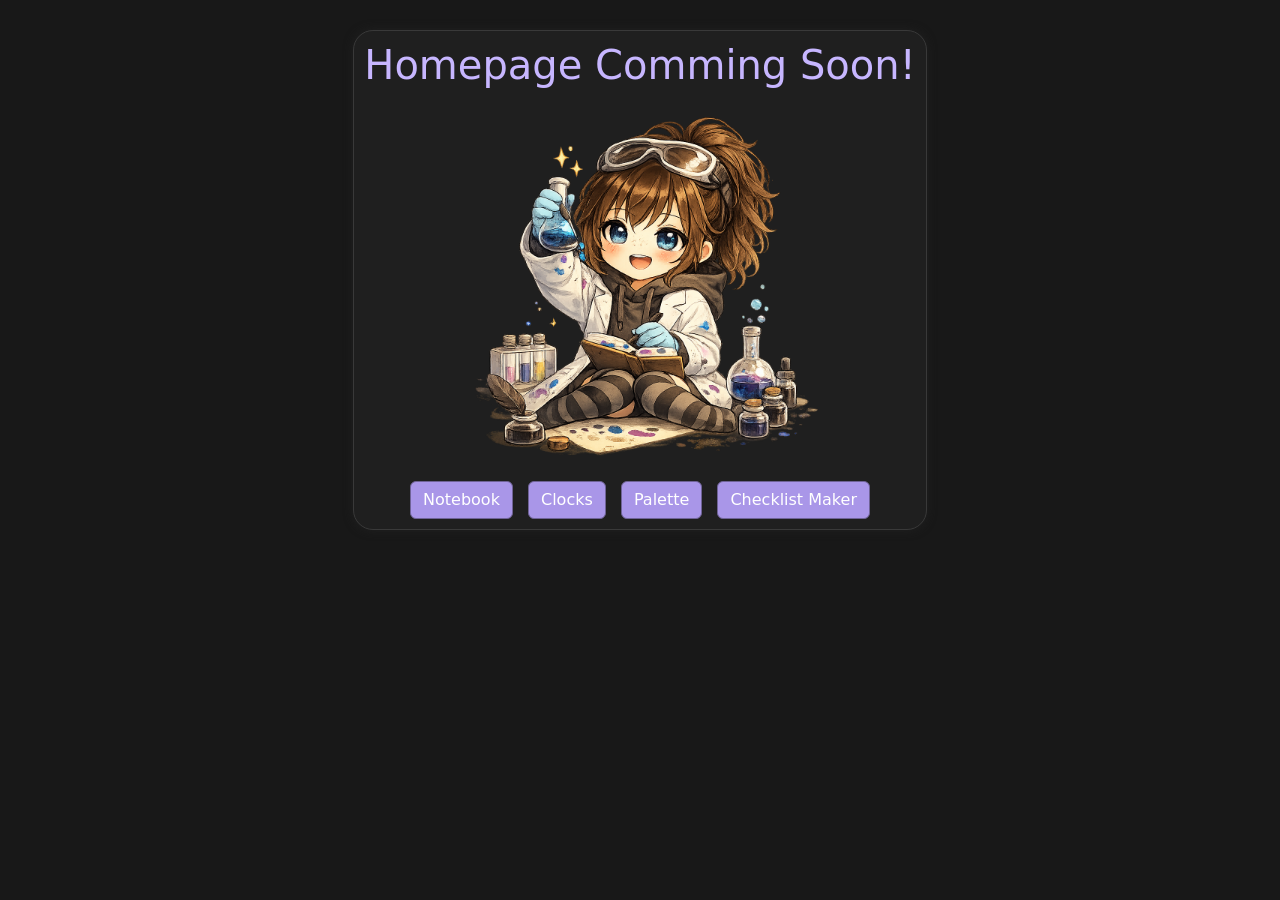
<file: index.html>
<!DOCTYPE html>

<html data-bs-theme="dark">

<head>

    <meta name="viewport" content="width=device-width, initial-scale=1">

    <link href="https://cdn.jsdelivr.net/npm/bootstrap@5.3.1/dist/css/bootstrap.min.css" rel="stylesheet">

    <script src="https://cdn.jsdelivr.net/npm/bootstrap@5.3.1/dist/js/bootstrap.bundle.min.js"></script>

    <link rel="icon" id="pageFavicon" type="image/x-icon" href="icon.png">

    <title>Sammie's Lab!</title>

    <style>
        body {
            display: flex;
            flex-direction: column;
            align-items: center;
            background-color: #181818;
        }
        .display-card {
            background-color: #1F1F1F;
            border-radius: 20px;
            /* border-color: #393939; */
            border: 1px solid #393939;
            margin: 20px;
            margin-top: 30px;
            box-shadow: 0px 0px 10px #202020;
            padding: 10px;
            /* width: 30dvw;  */
            width: fit-content; 
        }
        .lav-btn {
            background-color: #A996E8;
            border: 1px solid #6F6396;
            margin-left: 5px;
            margin-right: 5px;
        }
        
    </style>

</head>

<body>

    <div class="display-card" style="text-align: center;">
        <h1 style="text-align: center; color: #C7B6FF;">Homepage Comming Soon!</h1>
        <img src="Lab Bean.png" alt="LAB BEAN!!!" style="width: 30dvw;">
        <div>
            <a href="https://www.sammieslab.com/Notebook/"><button class="btn btn-secondary lav-btn">Notebook</button></a>
            <a href="https://www.sammieslab.com/Clocks/"><button class="btn btn-secondary lav-btn">Clocks</button></a>
            <a href="https://www.sammieslab.com/Palette/"><button class="btn btn-secondary lav-btn">Palette</button></a>
            <a href="https://www.sammieslab.com/Checklist_Maker/"><button class="btn btn-secondary lav-btn">Checklist Maker</button></a>
        </div>
    </div>

</body>

</html>
</file>
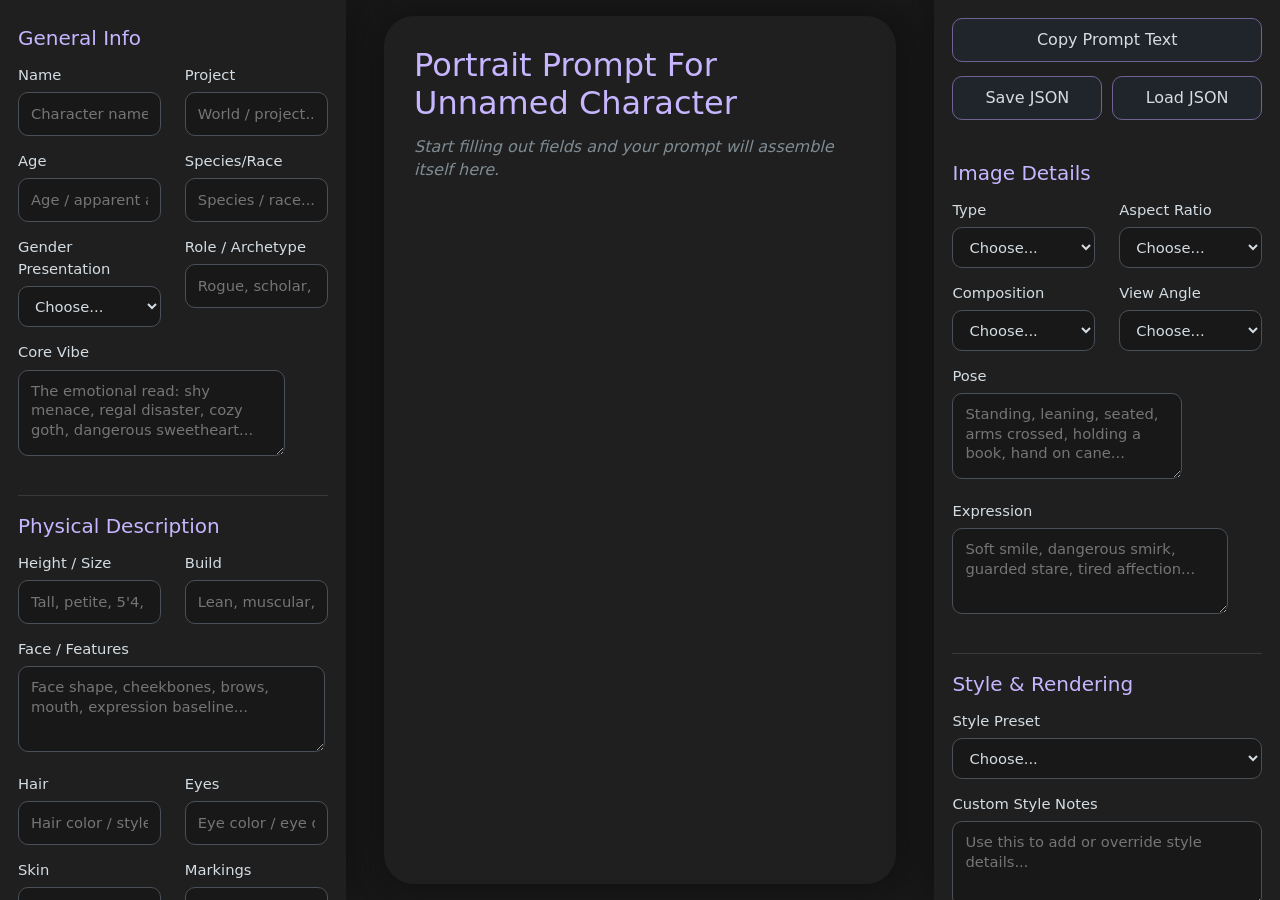
<file: Character Forge/index.html>
<!DOCTYPE html>
<html style="background-color: #181818;">

<head>
  <script src="https://ajax.googleapis.com/ajax/libs/jquery/3.6.4/jquery.min.js"></script>
  <meta name="viewport" content="width=device-width, initial-scale=1">
  <link href="https://cdn.jsdelivr.net/npm/bootstrap@5.3.1/dist/css/bootstrap.min.css" rel="stylesheet">
  <script src="https://cdn.jsdelivr.net/npm/bootstrap@5.3.1/dist/js/bootstrap.bundle.min.js"></script>

  <title>Sammie's Character Forge</title>

  <link rel="icon" id="pageFavicon" type="image/x-icon" href="icon.png">
</head>

<style>
    :root {
        --bg-main: #181818;
        --bg-panel: #1f1f1f;
        --bg-panel-alt: #202020;
        --bg-control: #20252b;

        --border-subtle: #393939;
        --border-control: #495057;
        --border-button: #6f6396;
        --border-hover: #9f8fe0;
        --border-card: #3f4750;

        --text-main: #cccccc;
        --text-soft: #d4dde3;
        --text-strong: #d7e3ea;
        --text-muted: #7f8b92;
        --text-hover: #e6eef4;

        --accent-lavender: #b8a1ff;
        --accent-lavender-soft: #c7b6ff;
        --accent-lavender-muted: #a996e8;
        --accent-underline: #d8ccff;

        --glow-primary-soft: rgba(184, 161, 255, 0.15);
        --glow-primary: rgba(184, 161, 255, 0.2);
        --glow-primary-strong: rgba(184, 161, 255, 0.24);
        --glow-primary-inner: rgba(184, 161, 255, 0.08);

        --radius-sm: 10px;
        --radius-md: 12px;
        --radius-lg: 18px;

        --shadow-panel: 0px 0px 30px rgba(15, 15, 15, 1);
        --shadow-card: 0 18px 40px rgba(0, 0, 0, 0.35);
    }

    * {
        box-sizing: border-box;
    }

    html,
    body {
        min-height: 100%;
    }

    body {
        background-color: var(--bg-main);
        color: var(--text-main);
        margin: 0;
    }

    label {
        color: var(--text-soft);
        font-size: 0.92rem;
    }

    input,
    select,
    textarea {
        background-color: var(--bg-main);
        border: var(--border-control) 1px solid;
        border-radius: 10px;
        padding: 10px 12px;
        caret-color: var(--accent-lavender);
        color: var(--text-soft);
        margin-top: 6px;
        margin-bottom: 14px;
        width: 100%;
        font: inherit;
    }

    textarea {
        min-height: 86px;
        resize: vertical;
        line-height: 1.35;
    }

    input:focus,
    textarea:focus,
    select:focus {
        outline: none;
        border-color: var(--accent-lavender);
        box-shadow: 0 0 10px var(--glow-primary-soft);
    }

    hr {
        border-color: var(--border-subtle);
        opacity: 1;
        margin: 18px 0;
    }

    h2,
    h3,
    h4 {
        color: var(--accent-lavender-soft);
    }

    h2 {
        margin-bottom: 12px;
    }

    h3 {
        font-size: 1.25rem;
        margin-top: 8px;
        margin-bottom: 14px;
    }

    h4 {
        font-size: 1.05rem;
        margin-bottom: 10px;
    }

    .app-row {
        margin: auto;
        height: 100dvh;
        overflow: hidden;
    }

    .side-panel {
        max-width: 27% !important;
        background-color: var(--bg-panel);
        height: 100dvh;
        padding: 18px;
        box-shadow: var(--shadow-panel);
        overflow-y: auto;
        overflow-x: hidden;
    }

    #prompt_preview_pane {
        background-color: var(--bg-panel);
        box-shadow: var(--shadow-panel);
        max-width: 40%;
        height: calc(100dvh - 32px);
        border-radius: 30px;
        padding: 30px;
        text-align: left;
        overflow-y: auto;
        overflow-x: hidden;
        line-height: 1.45;
    }

    #prompt_preview_pane p {
        margin-bottom: 0.65rem;
    }

    .preview-muted {
        color: var(--text-muted);
        font-style: italic;
    }

    .section-note {
        color: var(--text-muted);
        font-size: 0.86rem;
        margin-top: -8px;
        margin-bottom: 10px;
    }

    .checkbox-group {
        display: grid;
        gap: 8px;
        margin-bottom: 16px;
    }

    .checkbox-label {
        display: flex;
        align-items: center;
        gap: 10px;
        background: var(--bg-panel-alt);
        border: 1px solid var(--border-card);
        border-radius: var(--radius-sm);
        padding: 8px 10px;
        cursor: pointer;
    }

    input[type="checkbox"] {
        width: auto;
        margin: 0;
        accent-color: var(--accent-lavender);
    }

    .copy-button {
        background: var(--bg-control);
        color: var(--text-soft);
        border: 1px solid var(--border-button);
        border-radius: var(--radius-sm);
        padding: 9px 12px;
        margin-bottom: 14px;
        width: 100%;
        transition: border-color 0.2s ease, box-shadow 0.2s ease, color 0.2s ease;
    }

    .copy-button:hover {
        color: var(--text-hover);
        border-color: var(--border-hover);
        box-shadow: 0 0 14px var(--glow-primary);
    }

    .button-row {
        display: grid;
        grid-template-columns: 1fr 1fr;
        gap: 10px;
        margin-bottom: 14px;
    }

    .button-row .copy-button {
        margin-bottom: 0;
    }

    .mini-status {
        min-height: 1.2em;
        color: var(--text-muted);
        font-size: 0.86rem;
        margin-top: -4px;
        margin-bottom: 14px;
        text-align: center;
    }

    #prompt_preview_pane::-webkit-scrollbar,
    .side-panel::-webkit-scrollbar {
        width: 10px;
    }

    #prompt_preview_pane::-webkit-scrollbar-track,
    .side-panel::-webkit-scrollbar-track {
        background: var(--bg-main);
    }

    #prompt_preview_pane::-webkit-scrollbar-thumb,
    .side-panel::-webkit-scrollbar-thumb {
        background: var(--border-button);
        border-radius: 100px;
    }

    #prompt_preview_pane::-webkit-scrollbar-thumb:hover,
    .side-panel::-webkit-scrollbar-thumb:hover {
        background: var(--border-hover);
    }
</style>

<body>
  <div class="row app-row">
      <div class="col side-panel">
        <h3>General Info</h3>
        <div class="row">
            <label class="col">
                Name
                <input class="prompt-control" id="charName" type="text" placeholder="Character name...">
            </label>

            <label class="col">
                Project
                <input class="prompt-control" id="charProject" type="text" placeholder="World / project...">
            </label>
        </div>

        <div class="row">
            <label class="col">
                Age
                <input class="prompt-control" id="charAge" type="text" placeholder="Age / apparent age...">
            </label>

            <label class="col">
                Species/Race
                <input class="prompt-control" id="charRace" type="text" placeholder="Species / race...">
            </label>
        </div>

        <div class="row">
            <label class="col">
                Gender Presentation
                <select class="prompt-control" id="charGender">
                    <option value="">Choose...</option>
                    <option value="woman">Woman</option>
                    <option value="man">Man</option>
                    <option value="trans man">Trans Man</option>
                    <option value="trans woman">Trans Woman</option>
                    <option value="nonbinary person">Nonbinary</option>
                    <option value="agender person">Agender</option>
                    <option value="person">Other / person</option>
                </select>
            </label>

            <label class="col">
                Role / Archetype
                <input class="prompt-control" id="charRole" type="text" placeholder="Rogue, scholar, witch, mechanic...">
            </label>
        </div>

        <label>
            Core Vibe
            <textarea class="prompt-control" id="charVibe" placeholder="The emotional read: shy menace, regal disaster, cozy goth, dangerous sweetheart..."></textarea>
        </label>

        <hr>

        <h3>Physical Description</h3>
        <div class="row">
            <label class="col">
                Height / Size
                <input class="prompt-control" id="charHeight" type="text" placeholder="Tall, petite, 5'4, imposing...">
            </label>

            <label class="col">
                Build
                <input class="prompt-control" id="charBuild" type="text" placeholder="Lean, muscular, soft, wiry...">
            </label>
        </div>

        <label>
            Face / Features
            <textarea class="prompt-control" id="charFace" placeholder="Face shape, cheekbones, brows, mouth, expression baseline..."></textarea>
        </label>

        <div class="row">
            <label class="col">
                Hair
                <input class="prompt-control" id="charHair" type="text" placeholder="Hair color / style...">
            </label>

            <label class="col">
                Eyes
                <input class="prompt-control" id="charEyes" type="text" placeholder="Eye color / eye details...">
            </label>
        </div>

        <div class="row">
            <label class="col">
                Skin
                <input class="prompt-control" id="charSkin" type="text" placeholder="Skin tone and complexion...">
            </label>

            <label class="col">
                Markings
                <input class="prompt-control" id="charMarkings" type="text" placeholder="Tattoos, scars, freckles...">
            </label>
        </div>

        <label>
            Fantasy / Nonhuman Details
            <textarea class="prompt-control" id="charAdditionalDetails" placeholder="Horns, tail, ears, wings, fangs, claws, aura..."></textarea>
        </label>

        <hr>

        <h3>Wardrobe & Props</h3>
        <label>
            Clothing / Outfit
            <textarea class="prompt-control" id="charClothing" placeholder="Main outfit, layers, fabrics, fit, silhouette..."></textarea>
        </label>

        <label>
            Accessories
            <textarea class="prompt-control" id="charAccessories" placeholder="Jewelry, glasses, bags, belts, pins, charms..."></textarea>
        </label>

        <label>
            Props / Tools
            <textarea class="prompt-control" id="charProps" placeholder="Book, cane, wrench, sword, camera, spellbook..."></textarea>
        </label>

        <label>
            Wardrobe Colors / Materials
            <input class="prompt-control" id="charWardrobeColors" type="text" placeholder="Black leather, warm brass, lavender accents...">
        </label>
      </div>

      <div class="col mx-auto m-3" id="prompt_preview_pane"></div>

      <div class="col side-panel">
        <button class="copy-button" id="copyPromptButton" type="button">Copy Prompt Text</button>

        <div class="button-row">
            <button class="copy-button" id="saveCharacterJsonButton" type="button">Save JSON</button>
            <button class="copy-button" id="loadCharacterJsonButton" type="button">Load JSON</button>
        </div>
        <input id="characterJsonInput" type="file" accept=".json,application/json" hidden>
        <p class="mini-status" id="jsonStatus"></p>

        <h3>Image Details</h3>
        <div class="row">
            <label class="col">
                Type
                <select class="prompt-control" id="imgType">
                    <option value="">Choose...</option>
                    <option value="A full-body standalone character portrait">Full Body</option>
                    <option value="A tight head-and-shoulders character portrait">Headshot</option>
                    <option value="A bust portrait">Bust</option>
                    <option value="A character turnaround sheet showing front, side, and back views">Turnaround</option>
                    <option value="An expression sheet showing multiple facial expressions">Expression Sheet</option>
                    <option value="A cinematic character scene">Scene</option>
                    <option value="A profile-picture avatar portrait">Profile Avatar</option>
                </select>
            </label>

            <label class="col">
                Aspect Ratio
                <select class="prompt-control" id="imgAR">
                    <option value="">Choose...</option>
                    <option value="16:9">16:9</option>
                    <option value="9:16">9:16</option>
                    <option value="2:3">2:3</option>
                    <option value="3:2">3:2</option>
                    <option value="1:1">1:1</option>
                    <option value="4:5">4:5</option>
                    <option value="5:4">5:4</option>
                </select>
            </label>
        </div>

        <div class="row">
            <label class="col">
                Composition
                <select class="prompt-control" id="imgComposition">
                    <option value="">Choose...</option>
                    <option value="centered composition with a clean readable silhouette">Centered</option>
                    <option value="three-quarter composition with the character turned slightly toward the viewer">Three-Quarter</option>
                    <option value="dynamic angled composition with strong motion and energy">Dynamic Angle</option>
                    <option value="symmetrical character plate composition">Symmetrical Plate</option>
                    <option value="close cinematic framing with strong emotional focus">Cinematic Close Framing</option>
                </select>
            </label>

            <label class="col">
                View Angle
                <select class="prompt-control" id="imgViewAngle">
                    <option value="">Choose...</option>
                    <option value="facing the viewer">Facing viewer</option>
                    <option value="three-quarter view">Three-quarter view</option>
                    <option value="profile view">Profile view</option>
                    <option value="looking slightly down toward the viewer">Slightly above viewer</option>
                    <option value="viewed from a slightly low heroic angle">Low heroic angle</option>
                </select>
            </label>
        </div>

        <label>
            Pose
            <textarea class="prompt-control" id="imgPose" placeholder="Standing, leaning, seated, arms crossed, holding a book, hand on cane..."></textarea>
        </label>

        <label>
            Expression
            <textarea class="prompt-control" id="imgExpression" placeholder="Soft smile, dangerous smirk, guarded stare, tired affection..."></textarea>
        </label>

        <hr>

        <h3>Style & Rendering</h3>
        <label>
            Style Preset
            <select class="prompt-control" id="imgStyle">
                <option value="">Choose...</option>
                <option value="hollowbright">Classic Hollowbright Bespoke</option>
                <option value="prestigeComic">Prestige Comic / Graphic Novel</option>
                <option value="cyberpunkNoir">Cyberpunk Noir</option>
                <option value="cozyFantasy">Cozy Fantasy</option>
                <option value="epicFantasy">Epic Fantasy</option>
                <option value="punkGrunge">Punk / Grunge Promo</option>
                <option value="custom">Custom / Manual</option>
            </select>
        </label>

        <label>
            Custom Style Notes
            <textarea class="prompt-control" id="imgCustomStyle" placeholder="Use this to add or override style details..."></textarea>
        </label>

        <div class="checkbox-group">
            <label class="checkbox-label">
                <input class="prompt-control quality-toggle" type="checkbox" value="expressive ink linework">
                Expressive ink linework
            </label>
            <label class="checkbox-label">
                <input class="prompt-control quality-toggle" type="checkbox" value="rich painterly shading">
                Rich painterly shading
            </label>
            <label class="checkbox-label">
                <input class="prompt-control quality-toggle" type="checkbox" value="grounded anatomy and natural proportions">
                Grounded anatomy
            </label>
            <label class="checkbox-label">
                <input class="prompt-control quality-toggle" type="checkbox" value="cinematic lighting and moody shadows">
                Cinematic lighting
            </label>
            <label class="checkbox-label">
                <input class="prompt-control quality-toggle" type="checkbox" value="polished high-end character illustration finish">
                Polished finish
            </label>
        </div>

        <label>
            Rendering Notes
            <textarea class="prompt-control" id="imgRenderingNotes" placeholder="Texture, polish, line quality, realism level, brushwork..."></textarea>
        </label>

        <hr>

        <h3>Setting & Mood</h3>
        <label>
            Background / Setting
            <textarea class="prompt-control" id="imgBackground" placeholder="Library, alley, workshop, candlelit room, plain backdrop..."></textarea>
        </label>

        <label>
            Lighting
            <textarea class="prompt-control" id="imgLighting" placeholder="Warm lamplight, soft window light, neon glow, stormy rim light..."></textarea>
        </label>

        <label>
            Mood / Atmosphere
            <textarea class="prompt-control" id="imgMood" placeholder="Romantic, haunted, cozy, dangerous, wistful, heroic..."></textarea>
        </label>

        <hr>

        <h3>Locks & Rules</h3>
        <p class="section-note">Use these for the “do not mess this up, image goblin” details.</p>

        <label>
            Continuity Locks
            <textarea class="prompt-control" id="continuityLocks" placeholder="Must keep exact eye type, hair color, horns, tattoos, signature outfit..."></textarea>
        </label>

        <label>
            Must Include
            <textarea class="prompt-control" id="mustInclude" placeholder="Required visual details, props, colors, symbols..."></textarea>
        </label>

        <label>
            Must Avoid
            <textarea class="prompt-control" id="mustAvoid" placeholder="Things the image should not add or change..."></textarea>
        </label>

        <div class="checkbox-group">
            <label class="checkbox-label">
                <input class="prompt-control rule-toggle" type="checkbox" value="no text">
                No text
            </label>
            <label class="checkbox-label">
                <input class="prompt-control rule-toggle" type="checkbox" value="no captions">
                No captions
            </label>
            <label class="checkbox-label">
                <input class="prompt-control rule-toggle" type="checkbox" value="no labels">
                No labels
            </label>
            <label class="checkbox-label">
                <input class="prompt-control rule-toggle" type="checkbox" value="no borders">
                No borders
            </label>
            <label class="checkbox-label">
                <input class="prompt-control rule-toggle" type="checkbox" value="no watermarks">
                No watermarks
            </label>
            <label class="checkbox-label">
                <input class="prompt-control rule-toggle" type="checkbox" value="no meta descriptions anywhere in the image">
                No meta descriptions
            </label>
        </div>
      </div>
  </div>
</body>

<script>
    const preview = document.getElementById("prompt_preview_pane");
    const copyButton = document.getElementById("copyPromptButton");
    const saveJsonButton = document.getElementById("saveCharacterJsonButton");
    const loadJsonButton = document.getElementById("loadCharacterJsonButton");
    const characterJsonInput = document.getElementById("characterJsonInput");
    const jsonStatus = document.getElementById("jsonStatus");
    let currentPromptText = "";

    const stylePresets = {
        hollowbright: "Classic Hollowbright bespoke graphic novel style: cinematic dark fantasy romance, expressive ink linework, rich painterly shading, elegant character design, atmospheric lighting, emotionally grounded storytelling, and the polish of an official prestige character plate.",
        prestigeComic: "A cinematic prestige comic book / graphic novel illustration with sharp expressive linework, rich painterly shading, dramatic lighting, grounded anatomy, strong silhouette design, and high-end character-art polish.",
        cyberpunkNoir: "A grounded cyberpunk noir illustration with rain-slick atmosphere, neon edge light, deep shadows, cinematic contrast, subtle futuristic details, and emotionally charged character-focused framing.",
        cozyFantasy: "A warm cozy fantasy illustration with gentle lighting, soft painterly texture, inviting atmosphere, expressive character acting, grounded magic, and charming storybook detail without becoming childish.",
        epicFantasy: "A cinematic epic fantasy character illustration with dramatic atmosphere, refined costume detail, heroic composition, painterly lighting, rich materials, and polished prestige fantasy art direction.",
        punkGrunge: "A gritty punk / grunge promo illustration with raw attitude, sharp linework, neon spill, worn textures, graffiti energy, torn-poster atmosphere, and underground zine-cover swagger.",
        custom: ""
    };

    function value(id) {
        return document.getElementById(id).value.trim();
    }

    function escapeHTML(string) {
        return string
            .replaceAll("&", "&amp;")
            .replaceAll("<", "&lt;")
            .replaceAll(">", "&gt;")
            .replaceAll('"', "&quot;")
            .replaceAll("'", "&#039;")
            .replaceAll("\n", "<br>");
    }

    function hasText(value) {
        return value && value.trim() !== "";
    }

    function checkedValues(selector) {
        return Array.from(document.querySelectorAll(selector + ":checked"))
            .map(element => element.value.trim())
            .filter(hasText);
    }

    function addLine(lines, textLines, html, text) {
        lines.push(html);
        textLines.push(text ?? html.replace(/<[^>]*>/g, ""));
    }

    function addField(lines, textLines, label, content) {
        if (!hasText(content)) return;

        addLine(
            lines,
            textLines,
            `<p><b>${label}:</b> ${escapeHTML(content)}</p>`,
            `${label}: ${content}`
        );
    }

    function addListField(lines, textLines, label, items) {
        if (!items.length) return;

        const htmlItems = items.map(item => `<li>${escapeHTML(item)}</li>`).join("");
        const textItems = items.map(item => `- ${item}`).join("\n");

        addLine(
            lines,
            textLines,
            `<p><b>${label}:</b></p><ul>${htmlItems}</ul>`,
            `${label}:\n${textItems}`
        );
    }

    function addSection(lines, textLines, title, values) {
        const hasAnyValue = values.some(value => {
            if (Array.isArray(value)) return value.length > 0;
            return hasText(value);
        });

        if (hasAnyValue) {
            addLine(lines, textLines, `<hr><h4>${title}</h4>`, `\n${title}:`);
        }

        return hasAnyValue;
    }

    function updatePrompt() {
        const c = {
            name: value("charName"),
            project: value("charProject"),
            age: value("charAge"),
            race: value("charRace"),
            gender: value("charGender"),
            role: value("charRole"),
            vibe: value("charVibe"),

            height: value("charHeight"),
            build: value("charBuild"),
            face: value("charFace"),
            hair: value("charHair"),
            eyes: value("charEyes"),
            skin: value("charSkin"),
            markings: value("charMarkings"),
            other: value("charAdditionalDetails"),

            clothing: value("charClothing"),
            accessories: value("charAccessories"),
            props: value("charProps"),
            wardrobeColors: value("charWardrobeColors"),

            continuityLocks: value("continuityLocks"),
            mustInclude: value("mustInclude"),
            mustAvoid: value("mustAvoid")
        };

        const img = {
            type: value("imgType"),
            aspectRatio: value("imgAR"),
            composition: value("imgComposition"),
            viewAngle: value("imgViewAngle"),
            pose: value("imgPose"),
            expression: value("imgExpression"),
            styleKey: value("imgStyle"),
            customStyle: value("imgCustomStyle"),
            renderingNotes: value("imgRenderingNotes"),
            background: value("imgBackground"),
            lighting: value("imgLighting"),
            mood: value("imgMood"),
            qualityToggles: checkedValues(".quality-toggle"),
            ruleToggles: checkedValues(".rule-toggle")
        };

        const lines = [];
        const textLines = [];
        const titleName = hasText(c.name) ? c.name : "Unnamed Character";

        addLine(lines, textLines, `<h2>Portrait Prompt For ${escapeHTML(titleName)}</h2>`, `Portrait Prompt For ${titleName}`);

        if (!hasText(c.name) && !hasText(img.type)) {
            addLine(
                lines,
                textLines,
                `<p class="preview-muted">Start filling out fields and your prompt will assemble itself here.</p>`,
                "Start filling out fields and your prompt will assemble itself here."
            );
        }

        if (hasText(img.type) && hasText(c.name)) {
            addLine(lines, textLines, `<p>${escapeHTML(img.type)} of <b>${escapeHTML(c.name)}</b>.</p>`, `${img.type} of ${c.name}.`);
        } else if (hasText(img.type)) {
            addLine(lines, textLines, `<p>${escapeHTML(img.type)}.</p>`, `${img.type}.`);
        }

        addField(lines, textLines, "Aspect Ratio", img.aspectRatio);

        addSection(lines, textLines, "Style", [img.styleKey, img.customStyle, img.qualityToggles, img.renderingNotes]);
        const presetText = stylePresets[img.styleKey] || "";
        addField(lines, textLines, "Style Preset", presetText);
        addField(lines, textLines, "Custom Style Notes", img.customStyle);
        addListField(lines, textLines, "Rendering Requirements", img.qualityToggles);
        addField(lines, textLines, "Additional Rendering Notes", img.renderingNotes);

        addSection(lines, textLines, "General Info", [c.project, c.age, c.race, c.gender, c.role, c.vibe]);
        addField(lines, textLines, "Project / World", c.project);
        addField(lines, textLines, "Age", c.age);
        addField(lines, textLines, "Species / Race", c.race);
        addField(lines, textLines, "Gender Presentation", c.gender);
        addField(lines, textLines, "Role / Archetype", c.role);
        addField(lines, textLines, "Core Vibe", c.vibe);

        addSection(lines, textLines, "Physical Description", [c.height, c.build, c.face, c.hair, c.eyes, c.skin, c.markings, c.other]);
        addField(lines, textLines, "Height / Size", c.height);
        addField(lines, textLines, "Build", c.build);
        addField(lines, textLines, "Face / Features", c.face);
        addField(lines, textLines, "Hair", c.hair);
        addField(lines, textLines, "Eyes", c.eyes);
        addField(lines, textLines, "Skin", c.skin);
        addField(lines, textLines, "Markings", c.markings);
        addField(lines, textLines, "Fantasy / Nonhuman Details", c.other);

        addSection(lines, textLines, "Wardrobe & Props", [c.clothing, c.accessories, c.props, c.wardrobeColors]);
        addField(lines, textLines, "Clothing / Outfit", c.clothing);
        addField(lines, textLines, "Accessories", c.accessories);
        addField(lines, textLines, "Props / Tools", c.props);
        addField(lines, textLines, "Wardrobe Colors / Materials", c.wardrobeColors);

        addSection(lines, textLines, "Pose & Composition", [img.composition, img.viewAngle, img.pose, img.expression]);
        addField(lines, textLines, "Composition", img.composition);
        addField(lines, textLines, "View Angle", img.viewAngle);
        addField(lines, textLines, "Pose", img.pose);
        addField(lines, textLines, "Expression", img.expression);

        addSection(lines, textLines, "Setting & Mood", [img.background, img.lighting, img.mood]);
        addField(lines, textLines, "Background / Setting", img.background);
        addField(lines, textLines, "Lighting", img.lighting);
        addField(lines, textLines, "Mood / Atmosphere", img.mood);

        addSection(lines, textLines, "Continuity Requirements", [c.continuityLocks, c.mustInclude, c.mustAvoid, img.ruleToggles]);
        addField(lines, textLines, "Continuity Locks", c.continuityLocks);
        addField(lines, textLines, "Must Include", c.mustInclude);
        addField(lines, textLines, "Must Avoid", c.mustAvoid);
        addListField(lines, textLines, "Exclusions", img.ruleToggles);

        preview.innerHTML = lines.join("\n");
        currentPromptText = textLines.join("\n").replace(/\n{3,}/g, "\n\n").trim();
    }

    function setJsonStatus(message) {
        jsonStatus.textContent = message;

        if (message) {
            setTimeout(() => {
                if (jsonStatus.textContent === message) {
                    jsonStatus.textContent = "";
                }
            }, 2200);
        }
    }

    function slugifyFilename(text) {
        const fallback = "character";
        const slug = (text || fallback)
            .toLowerCase()
            .trim()
            .replace(/['"]/g, "")
            .replace(/[^a-z0-9]+/g, "-")
            .replace(/^-+|-+$/g, "");

        return slug || fallback;
    }

    function collectCharacterData() {
        const fields = {};

        document.querySelectorAll(".prompt-control").forEach(control => {
            if (!control.id || control.type === "checkbox") return;
            fields[control.id] = control.value;
        });

        return {
            app: "Sammie's Character Forge",
            saveVersion: 1,
            savedAt: new Date().toISOString(),
            characterName: value("charName"),
            fields: fields,
            toggles: {
                quality: checkedValues(".quality-toggle"),
                rules: checkedValues(".rule-toggle")
            }
        };
    }

    function downloadCharacterJson() {
        const data = collectCharacterData();
        const json = JSON.stringify(data, null, 2);
        const blob = new Blob([json], { type: "application/json" });
        const url = URL.createObjectURL(blob);

        const link = document.createElement("a");
        link.href = url;
        link.download = `${slugifyFilename(data.characterName)}-character-forge.json`;
        document.body.appendChild(link);
        link.click();
        link.remove();

        URL.revokeObjectURL(url);
        setJsonStatus("Character JSON saved!");
    }

    function setCheckedValues(selector, values) {
        const selectedValues = new Set((values || []).map(value => value.trim()));

        document.querySelectorAll(selector).forEach(control => {
            control.checked = selectedValues.has(control.value.trim());
        });
    }

    function applyCharacterData(data) {
        const fields = data.fields || data;

        Object.entries(fields).forEach(([id, fieldValue]) => {
            const control = document.getElementById(id);
            if (!control) return;

            control.value = fieldValue ?? "";
        });

        const toggles = data.toggles || {};
        setCheckedValues(".quality-toggle", toggles.quality || data.qualityToggles || []);
        setCheckedValues(".rule-toggle", toggles.rules || data.ruleToggles || []);

        updatePrompt();
        setJsonStatus("Character JSON loaded!");
    }

    async function loadCharacterJson(file) {
        if (!file) return;

        try {
            const text = await file.text();
            const data = JSON.parse(text);
            applyCharacterData(data);
        } catch (error) {
            console.error("Could not load character JSON:", error);
            setJsonStatus("Could not load JSON.");
        } finally {
            characterJsonInput.value = "";
        }
    }

    copyButton.addEventListener("click", async () => {
        try {
            await navigator.clipboard.writeText(currentPromptText);
            copyButton.textContent = "Copied!";
            setTimeout(() => copyButton.textContent = "Copy Prompt Text", 1200);
        } catch (error) {
            console.error("Could not copy prompt:", error);
            copyButton.textContent = "Copy Failed";
            setTimeout(() => copyButton.textContent = "Copy Prompt Text", 1200);
        }
    });

    saveJsonButton.addEventListener("click", downloadCharacterJson);

    loadJsonButton.addEventListener("click", () => {
        characterJsonInput.click();
    });

    characterJsonInput.addEventListener("change", event => {
        loadCharacterJson(event.target.files[0]);
    });

    document.querySelectorAll(".prompt-control").forEach(control => {
        control.addEventListener("input", updatePrompt);
        control.addEventListener("change", updatePrompt);
    });

    updatePrompt();
</script>

</html>
</file>
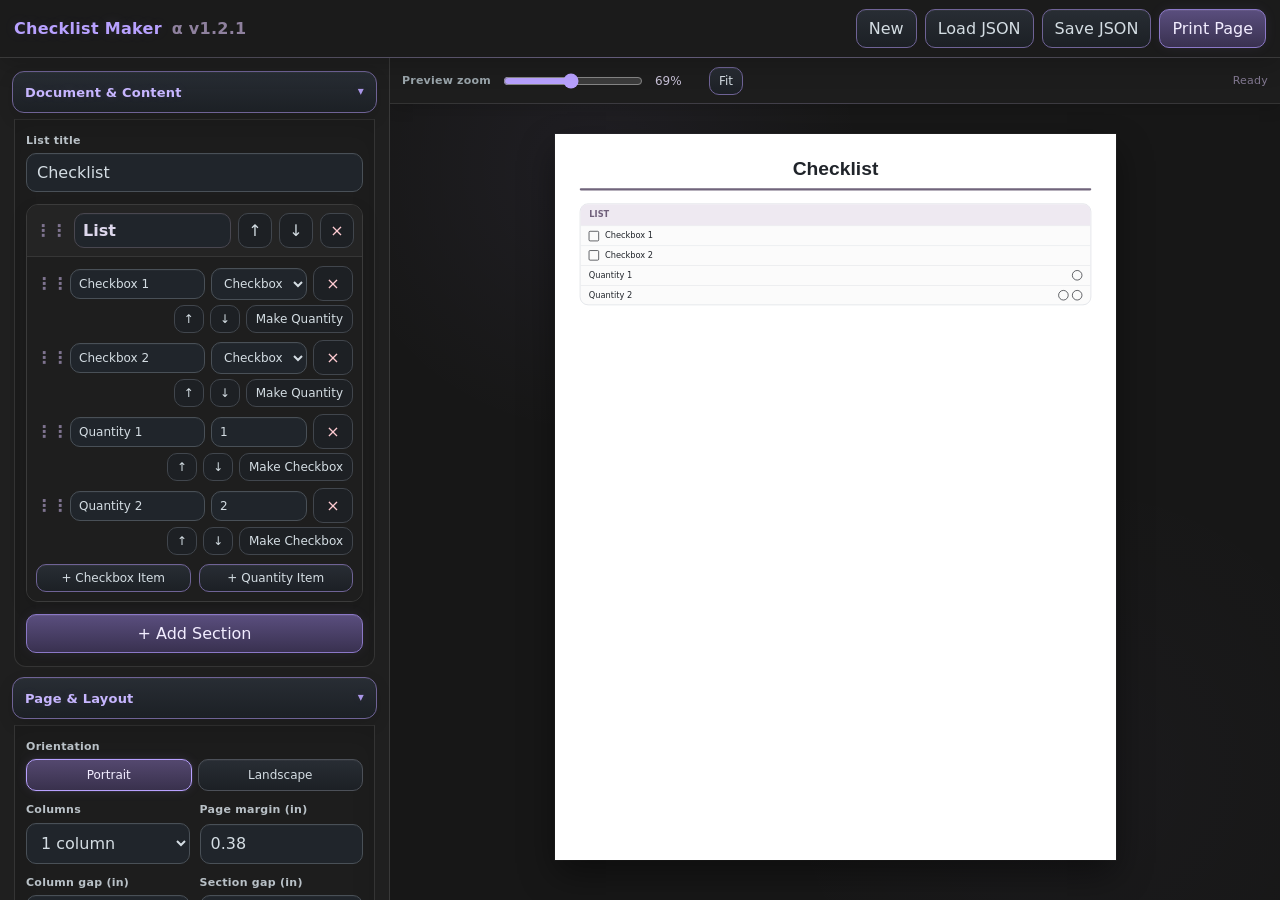
<file: Checklist_Maker/index.html>
<!DOCTYPE html>
<html lang="en">
<head>
<meta charset="UTF-8" />
<meta name="viewport" content="width=device-width, initial-scale=1.0" />
<link rel="icon" type="image/png" sizes="32x32" href="./icon.png?v=2">
<link rel="shortcut icon" type="image/png" href="./icon.png?v=2">
<title>Checklist Maker</title>
<style>
  :root {
    /* Sammie's Lab / Notebook-inspired application theme */
    --app-bg: #181818;
    --panel-bg: #1f1f1f;
    --panel-bg-2: #202020;
    --control-bg: #20252b;
    --control-bg-hover: #282d34;
    --panel-border: #393939;
    --control-border: #495057;

    --text: #cccccc;
    --text-bright: #e5e5e5;
    --control-text: #d4dde3;
    --muted: #7f8b92;

    --accent: #b8a1ff;
    --accent-soft: #c7b6ff;
    --accent-muted: #a996e8;
    --accent-border: #6f6396;
    --accent-border-hover: #9f8fe0;

    --glow-primary-soft: rgba(184, 161, 255, 0.15);
    --glow-primary: rgba(184, 161, 255, 0.20);
    --glow-primary-strong: rgba(184, 161, 255, 0.24);

    --danger: #d66e7a;
    --danger-border: #74414a;

    --radius-sm: 10px;
    --radius-md: 12px;
    --radius-lg: 18px;
    --shadow: 0 18px 40px rgba(0, 0, 0, 0.35);

    /* Printable page theme — intentionally independent of app UI */
    --page-bg: #ffffff;
    --page-text: #20242a;
    --section-fill: #eee9f1;
    --section-text: #6f5f7a;
    --rule-color: #70647b;
    --card-border: #d9dde2;
    --row-divider: #e8eaed;
    --page-margin: 0.38in;
    --column-gap: 0.18in;
    --section-gap: 0.16in;
    --card-radius: 12px;
    --row-height: 0.30in;
    --item-font-size: 12px;
    --section-font-size: 12px;
    --title-font-size: 28px;
    --title-font-weight: 800;
    --title-align: center;
    --rule-thickness: 3px;
    --check-size: 15px;
    --check-stroke: 1.7px;
    --preview-scale: 1;
    --page-width: 8.5in;
    --page-height: 11in;
  }

  * { box-sizing: border-box; }

  ::selection {
    background: rgba(184, 161, 255, 0.28);
    color: #ffffff;
  }

  html, body {
    margin: 0;
    min-height: 100%;
    background: var(--app-bg);
    color: var(--text);
    font-family: Inter, ui-sans-serif, system-ui, -apple-system, BlinkMacSystemFont, "Segoe UI", sans-serif;
  }

  body {
    min-height: 100vh;
    overflow: hidden;
    scrollbar-color: #766a9c #202020;
    scrollbar-width: thin;
  }

  *::-webkit-scrollbar { width: 10px; height: 10px; }
  *::-webkit-scrollbar-track { background: #202020; }
  *::-webkit-scrollbar-thumb {
    background: #6f6396;
    border: 2px solid #202020;
    border-radius: 999px;
  }
  *::-webkit-scrollbar-thumb:hover { background: #8e7fc2; }

  button, input, select, textarea { font: inherit; }

  button {
    border: 1px solid var(--accent-border);
    background: linear-gradient(180deg, #282d34 0%, #1c2025 100%);
    color: var(--control-text);
    border-radius: var(--radius-sm);
    padding: 9px 12px;
    cursor: pointer;
    box-shadow: 0 1px 0 rgba(255,255,255,.035) inset;
    transition:
      transform .10s ease,
      background .12s ease,
      border-color .12s ease,
      color .12s ease,
      box-shadow .12s ease;
  }

  button:hover {
    background:
      linear-gradient(180deg,
        rgba(92, 79, 126, 0.98) 0%,
        rgba(54, 46, 74, 0.98) 100%);
    border-color: var(--accent);
    color: #f7f3ff;
    box-shadow:
      0 0 0 1px rgba(184,161,255,.12),
      0 0 16px var(--glow-primary);
  }

  button:focus-visible {
    outline: none;
    border-color: var(--accent);
    box-shadow: 0 0 0 2px #181818, 0 0 0 4px var(--glow-primary-strong);
  }

  button:active { transform: translateY(1px); }

  button.primary {
    color: #f2edff;
    border-color: #8b78c7;
    background:
      linear-gradient(180deg, rgba(90,78,126,1) 0%, rgba(57,49,80,1) 100%);
    box-shadow:
      0 1px 0 rgba(255,255,255,.06) inset,
      0 0 13px rgba(184,161,255,.07);
  }

  button.primary:hover {
    border-color: var(--accent);
    background:
      linear-gradient(180deg, rgba(104,89,145,1) 0%, rgba(67,57,94,1) 100%);
  }

  button.danger {
    color: #ffcbd2;
    border-color: var(--danger-border);
  }

  button.danger:hover {
    border-color: #9f5661;
    color: #ffe3e7;
    box-shadow: 0 0 12px rgba(214,110,122,.12);
  }

  button.icon { padding: 7px 9px; min-width: 34px; }
  button.ghost {
    background: #1d2024;
    border-color: #41464d;
    box-shadow: none;
  }
  button.ghost:hover {
    border-color: var(--accent-border-hover);
    background: rgba(92, 79, 126, 0.34);
    color: #efe9ff;
    box-shadow: 0 0 12px rgba(184,161,255,.10);
  }
  button.small { padding: 6px 9px; font-size: 12px; }

  .app {
    height: 100vh;
    display: grid;
    grid-template-rows: auto minmax(0, 1fr);
    background: var(--app-bg);
  }

  .topbar {
    min-height: 52px;
    display: flex;
    gap: 10px;
    align-items: center;
    padding: 9px 14px;
    border-bottom: 1px solid var(--panel-border);
    background: #1b1b1b;
    box-shadow: 0 7px 24px rgba(0,0,0,.18);
    position: relative;
    z-index: 20;
  }

  .topbar::after {
    content: "";
    position: absolute;
    left: 0;
    right: 0;
    bottom: -1px;
    height: 1px;
    background: linear-gradient(90deg, transparent, rgba(184,161,255,.34), transparent);
    pointer-events: none;
  }

  .brand {
    font-weight: 780;
    letter-spacing: .018em;
    margin-right: auto;
    white-space: nowrap;
    color: var(--accent);
    text-shadow: 0 0 13px rgba(184,161,255,.12);
  }

  .brand span {
    color: #8f819e;
    font-weight: 650;
    text-shadow: none;
    margin-left: 4px;
  }

  .topbar-group {
    display: flex;
    gap: 8px;
    align-items: center;
    flex-wrap: wrap;
  }

  .layout {
    min-height: 0;
    display: grid;
    grid-template-columns: 390px minmax(0, 1fr);
  }

  .sidebar {
    min-height: 0;
    overflow: auto;
    background: #1f1f1f;
    border-right: 1px solid var(--panel-border);
    padding: 13px 12px 28px;
  }

  .panel {
    background: transparent;
    border: 0;
    border-radius: 0;
    margin: 0 0 10px;
    overflow: visible;
  }

  .panel > summary {
    list-style: none;
    cursor: pointer;
    min-height: 42px;
    padding: 10px 12px;
    font-weight: 760;
    font-size: 13px;
    letter-spacing: .015em;
    color: var(--accent-soft);
    display: flex;
    align-items: center;
    justify-content: space-between;
    gap: 12px;
    user-select: none;
    border: 1px solid var(--accent-border);
    border-radius: var(--radius-md);
    background: linear-gradient(180deg, #282d34 0%, #1c2025 100%);
    box-shadow:
      0 1px 0 rgba(255,255,255,.03) inset,
      0 6px 16px rgba(0,0,0,.12);
    text-shadow: 0 0 10px rgba(184,161,255,.10);
    transition: border-color .12s ease, background .12s ease, box-shadow .12s ease;
  }

  .panel > summary:hover {
    border-color: var(--accent);
    background:
      linear-gradient(180deg,
        rgba(87, 75, 119, 0.92) 0%,
        rgba(48, 41, 66, 0.96) 100%);
    color: #f2edff;
    box-shadow:
      0 1px 0 rgba(255,255,255,.05) inset,
      0 0 0 1px rgba(184,161,255,.10),
      0 0 16px rgba(184,161,255,.15);
  }

  .panel > summary::-webkit-details-marker { display: none; }

  .panel > summary::after {
    content: "▾";
    color: var(--accent-muted);
    font-size: 12px;
    transform: translateY(-1px);
  }

  .panel:not([open]) > summary::after { content: "▸"; }

  .panel-body {
    margin: 6px 2px 0;
    padding: 2px 11px 13px;
    border: 1px solid #343434;
    border-top-color: #2c2c2c;
    border-radius: 0 0 var(--radius-md) var(--radius-md);
    background: #1d1d1d;
    box-shadow: 0 12px 25px rgba(0,0,0,.10) inset;
  }

  .field {
    display: grid;
    gap: 6px;
    margin-top: 12px;
  }

  .field label,
  .field .label {
    color: #b9c1c7;
    font-size: 11px;
    line-height: 1.2;
    font-weight: 720;
    letter-spacing: .025em;
  }

  .field small { color: var(--muted); line-height: 1.35; }

  input[type="text"],
  input[type="number"],
  select,
  textarea {
    width: 100%;
    background: var(--control-bg);
    border: 1px solid var(--control-border);
    color: var(--control-text);
    border-radius: var(--radius-sm);
    padding: 9px 10px;
    outline: none;
    box-shadow: 0 1px 0 rgba(255,255,255,.025) inset;
    transition: border-color .12s ease, box-shadow .12s ease, background .12s ease;
  }

  input[type="text"]:hover,
  input[type="number"]:hover,
  select:hover,
  textarea:hover {
    border-color: #74669e;
    background: #24212a;
  }

  input:focus,
  select:focus,
  textarea:focus {
    border-color: var(--accent-border-hover);
    box-shadow: 0 0 0 3px var(--glow-primary-soft);
  }

  input[type="color"] {
    width: 100%;
    height: 39px;
    padding: 4px;
    background: var(--control-bg);
    border: 1px solid var(--control-border);
    border-radius: var(--radius-sm);
    cursor: pointer;
  }

  input[type="color"]:hover {
    border-color: var(--accent);
    box-shadow: 0 0 10px rgba(184,161,255,.10);
  }

  input[type="range"] {
    width: 100%;
    accent-color: var(--accent);
  }

  input[type="checkbox"] { accent-color: var(--accent); }

  .grid2 { display: grid; grid-template-columns: 1fr 1fr; gap: 10px; }
  .grid3 { display: grid; grid-template-columns: repeat(3, 1fr); gap: 8px; }

  .segmented {
    display: grid;
    grid-template-columns: 1fr 1fr;
    gap: 6px;
  }

  .segmented button {
    padding: 8px;
    font-size: 12px;
    border-color: #4c5058;
  }

  .segmented button.active {
    color: #f2edff;
    border-color: var(--accent);
    background: linear-gradient(180deg, #54486f 0%, #39314d 100%);
    box-shadow: 0 0 0 1px rgba(184,161,255,.07), 0 0 12px rgba(184,161,255,.10);
  }

  .section-list {
    display: grid;
    gap: 9px;
    margin-top: 12px;
  }

  .section-editor {
    border: 1px solid #3b3b3b;
    border-radius: var(--radius-md);
    background: #202020;
    overflow: hidden;
    box-shadow: 0 7px 18px rgba(0,0,0,.10);
  }

  .section-editor:focus-within {
    border-color: #5e5578;
    box-shadow: 0 0 0 1px rgba(184,161,255,.04), 0 7px 18px rgba(0,0,0,.12);
  }

  .section-editor-header {
    display: flex;
    align-items: center;
    gap: 7px;
    padding: 8px;
    background: #242424;
    border-bottom: 1px solid #363636;
  }

  .section-editor-header input {
    min-width: 0;
    padding: 7px 8px;
    font-weight: 760;
    color: #ddd7ec;
    border-color: #494750;
  }

  .drag-handle {
    color: #7e738f;
    cursor: grab;
    user-select: none;
    font-weight: 800;
  }

  .drag-handle:hover { color: var(--accent-muted); }

  .items-editor {
    display: grid;
    gap: 7px;
    padding: 9px;
    background: #1e1e1e;
  }

  .item-editor {
    display: grid;
    grid-template-columns: 28px minmax(0,1fr) 96px 40px;
    gap: 6px;
    align-items: center;
  }

  .item-editor input,
  .item-editor select {
    padding: 7px 8px;
    font-size: 12px;
  }

  .item-editor .quantity-input { display: none; }
  .item-editor.quantity .quantity-input { display: block; }
  .item-editor.quantity .type-select { display: none; }

  .item-editor-controls {
    grid-column: 2 / -1;
    display: flex;
    justify-content: flex-end;
    gap: 6px;
    margin-top: -2px;
  }

  .add-row {
    display: flex;
    gap: 8px;
    padding: 0 9px 9px;
    background: #1e1e1e;
  }

  .add-row button { flex: 1; }

  .workspace {
    min-width: 0;
    min-height: 0;
    background:
      radial-gradient(circle at 23% 13%, rgba(184,161,255,.055), transparent 27%),
      radial-gradient(circle at 77% 85%, rgba(184,161,255,.025), transparent 31%),
      #171717;
    position: relative;
    overflow: hidden;
  }

  .workspace-toolbar {
    height: 46px;
    display: flex;
    align-items: center;
    gap: 10px;
    padding: 7px 12px;
    border-bottom: 1px solid #333333;
    background: #1d1d1d;
    position: relative;
    z-index: 5;
    box-shadow: 0 5px 14px rgba(0,0,0,.12);
  }

  .workspace-toolbar::after {
    content: "";
    position: absolute;
    left: 12px;
    right: 12px;
    bottom: -1px;
    height: 1px;
    background: linear-gradient(90deg, transparent, rgba(184,161,255,.13), transparent);
  }

  .workspace-toolbar label {
    color: #9aa5ab;
    font-size: 11px;
    font-weight: 720;
    letter-spacing: .02em;
  }

  .workspace-toolbar input[type="range"] { width: 140px; }
  .zoom-readout {
    min-width: 44px;
    color: #c8c1d7;
    font-size: 12px;
    font-variant-numeric: tabular-nums;
  }

  .stage {
    position: absolute;
    inset: 46px 0 0;
    overflow: auto;
    padding: 30px;
  }

  .page-shell {
    width: calc(var(--page-width) * var(--preview-scale));
    height: calc(var(--page-height) * var(--preview-scale));
    margin: 0 auto 42px;
    position: relative;
  }

  .page {
    width: var(--page-width);
    height: var(--page-height);
    transform-origin: top left;
    transform: scale(var(--preview-scale));
    background: var(--page-bg);
    color: var(--page-text);
    box-shadow:
      0 22px 48px rgba(0,0,0,.42),
      0 0 0 1px rgba(255,255,255,.055);
    overflow: hidden;
    position: absolute;
    inset: 0 auto auto 0;
  }

  .page-inner {
    height: 100%;
    padding: var(--page-margin);
    display: flex;
    flex-direction: column;
    overflow: hidden;
  }

  .doc-header {
    flex: 0 0 auto;
    margin-bottom: 0.20in;
  }

  .doc-title {
    margin: 0;
    font-family: var(--title-font, Arial, sans-serif);
    font-size: var(--title-font-size);
    font-weight: var(--title-font-weight);
    text-align: var(--title-align);
    line-height: 1.05;
    color: var(--page-text);
    overflow-wrap: anywhere;
  }

  .title-rule {
    margin-top: 0.14in;
    height: var(--rule-thickness);
    background: var(--rule-color);
    border-radius: 999px;
  }

  .preview-columns {
    flex: 1 1 auto;
    min-height: 0;
    display: grid;
    grid-template-columns: repeat(var(--preview-columns, 2), minmax(0, 1fr));
    gap: var(--column-gap);
    align-content: start;
  }

  .preview-column {
    display: flex;
    flex-direction: column;
    gap: var(--section-gap);
    min-width: 0;
  }

  .preview-section {
    border: 1px solid var(--card-border);
    border-radius: var(--card-radius);
    overflow: hidden;
    break-inside: avoid;
    background: rgba(250,250,250,.76);
  }

  .preview-section-title {
    min-height: 0.32in;
    display: flex;
    align-items: center;
    padding: 0.06in 0.13in;
    background: var(--section-fill);
    color: var(--section-text);
    font-weight: 800;
    font-size: var(--section-font-size);
    text-transform: uppercase;
    line-height: 1.1;
  }

  .preview-item {
    min-height: var(--row-height);
    display: flex;
    align-items: center;
    gap: 0.09in;
    padding: 0.045in 0.12in;
    font-size: var(--item-font-size);
    line-height: 1.15;
    border-top: 1px solid var(--row-divider);
  }

  .preview-section .preview-item:first-of-type { border-top: 0; }

  .item-name {
    min-width: 0;
    overflow-wrap: anywhere;
  }

  .square-check {
    flex: 0 0 auto;
    width: var(--check-size);
    height: var(--check-size);
    border: var(--check-stroke) solid currentColor;
    border-radius: 2px;
  }

  .quantity-circles {
    margin-left: auto;
    display: inline-flex;
    gap: 5px;
    align-items: center;
    flex-wrap: wrap;
    justify-content: flex-end;
    max-width: 58%;
  }

  .quantity-circle {
    flex: 0 0 auto;
    width: var(--check-size);
    height: var(--check-size);
    border: var(--check-stroke) solid currentColor;
    border-radius: 50%;
  }

  .overflow-badge {
    position: sticky;
    left: 16px;
    bottom: 16px;
    width: fit-content;
    margin-top: 16px;
    padding: 8px 11px;
    border-radius: var(--radius-sm);
    background: #342125;
    border: 1px solid #74414a;
    color: #efbcc3;
    font-size: 12px;
    font-weight: 760;
    display: none;
    z-index: 10;
    box-shadow: 0 8px 24px rgba(0,0,0,.25);
  }

  .overflow-badge.show { display: block; }

  .empty-state {
    padding: 20px 12px;
    text-align: center;
    color: #737a84;
    font-style: italic;
    font-size: 13px;
    border: 1px dashed #d7dbe0;
    border-radius: 10px;
  }

  .status {
    margin-left: auto;
    color: #837992;
    font-size: 11px;
    letter-spacing: .02em;
    white-space: nowrap;
  }

  .file-input { display: none; }

  .hint {
    color: #879198;
    font-size: 11px;
    line-height: 1.48;
    padding: 10px 11px;
    background: #1a1a1a;
    border-radius: var(--radius-sm);
    border: 1px solid #343434;
    border-left: 2px solid #655a87;
    margin-top: 12px;
  }

  .hint strong { color: #b9aed1; }

  .toggle-row {
    display: flex;
    align-items: center;
    gap: 9px;
    margin-top: 12px;
    color: #b9c1c7;
    font-size: 11px;
    line-height: 1.35;
    font-weight: 700;
    cursor: pointer;
  }

  .toggle-row input[type="checkbox"] {
    width: 17px;
    height: 17px;
    flex: 0 0 auto;
    accent-color: var(--accent);
  }

  .print-root { display: none; }

  @media (max-width: 950px) {
    .layout { grid-template-columns: 335px minmax(0, 1fr); }
    .sidebar { padding: 10px 9px 24px; }
  }

  @media (max-width: 760px) {
    body { overflow: auto; }
    .app { height: auto; min-height: 100vh; }
    .topbar { align-items: flex-start; }
    .topbar-group { justify-content: flex-end; }
    .layout { grid-template-columns: 1fr; }
    .sidebar {
      max-height: none;
      border-right: 0;
      border-bottom: 1px solid var(--panel-border);
    }
    .workspace { min-height: 75vh; }
    .stage { position: relative; inset: auto; height: calc(75vh - 46px); }
    .item-editor { grid-template-columns: 28px minmax(0,1fr) 90px 40px; }
  }

  @media print {
    html, body {
      margin: 0 !important;
      padding: 0 !important;
      background: #fff !important;
      overflow: visible !important;
    }

    .app { display: none !important; }
    .print-root { display: block !important; }

    .print-root > .page {
      position: relative !important;
      inset: auto !important;
      display: block !important;
      transform: none !important;
      box-shadow: none !important;
      margin: 0 !important;
      width: var(--page-width) !important;
      height: var(--page-height) !important;
      overflow: hidden !important;
      break-after: page;
      page-break-after: always;
      -webkit-print-color-adjust: exact;
      print-color-adjust: exact;
    }

    .print-root > .page:last-child {
      break-after: auto;
      page-break-after: auto;
    }

    body.no-print-backgrounds .print-root > .page,
    body.no-print-backgrounds .print-root .preview-section,
    body.no-print-backgrounds .print-root .preview-section-title {
      background: #fff !important;
    }
  }
</style>
<style id="dynamicPrintStyle">
  @page { size: letter portrait; margin: 0; }
</style>
</head>
<body>
<div class="app">
  <header class="topbar">
    <div class="brand">Checklist Maker <span>α v1.2.1</span></div>
    <div class="topbar-group">
      <button id="newBtn">New</button>
      <button id="loadBtn">Load JSON</button>
      <button id="saveBtn">Save JSON</button>
      <button id="printBtn" class="primary">Print Page</button>
      <input id="fileInput" class="file-input" type="file" accept=".json,application/json" />
    </div>
  </header>

  <div class="layout">
    <aside class="sidebar">
      <details class="panel" open>
        <summary>Document &amp; Content</summary>
        <div class="panel-body">
          <div class="field">
            <label for="titleInput">List title</label>
            <input id="titleInput" type="text" placeholder="Checklist title" />
          </div>

          <div class="section-list" id="sectionList"></div>

          <div class="field">
            <button id="addSectionBtn" class="primary">+ Add Section</button>
          </div>
        </div>
      </details>

      <details class="panel" open>
        <summary>Page & Layout</summary>
        <div class="panel-body">
          <div class="field">
            <span class="label">Orientation</span>
            <div class="segmented" id="orientationButtons">
              <button type="button" data-orientation="portrait">Portrait</button>
              <button type="button" data-orientation="landscape">Landscape</button>
            </div>
          </div>

          <div class="grid2">
            <div class="field">
              <label for="columnsInput">Columns</label>
              <select id="columnsInput">
                <option value="1">1 column</option>
                <option value="2">2 columns</option>
                <option value="3">3 columns</option>
              </select>
            </div>
            <div class="field">
              <label for="marginInput">Page margin (in)</label>
              <input id="marginInput" type="number" min="0.15" max="1.25" step="0.05" />
            </div>
          </div>

          <div class="grid2">
            <div class="field">
              <label for="columnGapInput">Column gap (in)</label>
              <input id="columnGapInput" type="number" min="0" max="0.75" step="0.02" />
            </div>
            <div class="field">
              <label for="sectionGapInput">Section gap (in)</label>
              <input id="sectionGapInput" type="number" min="0" max="0.75" step="0.02" />
            </div>
          </div>

          <div class="field">
            <label for="distributionInput">Section distribution</label>
            <select id="distributionInput">
              <option value="balanced">Balanced by item count</option>
              <option value="roundrobin">Round-robin</option>
            </select>
          </div>
        </div>
      </details>

      <details class="panel" open>
        <summary>Print &amp; Rendering</summary>
        <div class="panel-body">
          <div class="grid2">
            <div class="field">
              <label for="printCopiesInput">Rendered print pages</label>
              <input id="printCopiesInput" type="number" min="1" max="12" step="1" />
            </div>
            <div class="field">
              <span class="label">Quick render</span>
              <button id="refreshRenderBtn">Refresh Render</button>
            </div>
          </div>

          <label class="toggle-row">
            <input id="printBackgroundsInput" type="checkbox" />
            Print section fills and page colors
          </label>

          <label class="toggle-row">
            <input id="enterRefreshInput" type="checkbox" />
            Press Enter in an editor field to refresh the rendered page
          </label>

          <div class="hint">
            The browser print dialog should now contain exactly the number of rendered pages above. Default is one page.
          </div>
        </div>
      </details>

      <details class="panel">
        <summary>Title Styling</summary>
        <div class="panel-body">
          <div class="field">
            <label for="titleFontInput">Font</label>
            <select id="titleFontInput">
              <option value="Arial, sans-serif">Arial</option>
              <option value="Arial Narrow, Arial, sans-serif">Arial Narrow</option>
              <option value="Georgia, serif">Georgia</option>
              <option value="Trebuchet MS, sans-serif">Trebuchet MS</option>
              <option value="Verdana, sans-serif">Verdana</option>
              <option value="Courier New, monospace">Courier New</option>
            </select>
          </div>

          <div class="grid2">
            <div class="field">
              <label for="titleSizeInput">Size (px)</label>
              <input id="titleSizeInput" type="number" min="16" max="54" step="1" />
            </div>
            <div class="field">
              <label for="titleWeightInput">Weight</label>
              <select id="titleWeightInput">
                <option value="600">Semibold</option>
                <option value="700">Bold</option>
                <option value="800">Extra bold</option>
                <option value="900">Black</option>
              </select>
            </div>
          </div>

          <div class="field">
            <label for="titleAlignInput">Alignment</label>
            <select id="titleAlignInput">
              <option value="left">Left</option>
              <option value="center">Center</option>
              <option value="right">Right</option>
            </select>
          </div>

          <div class="grid2">
            <div class="field">
              <label for="textColorInput">Title / text</label>
              <input id="textColorInput" type="color" />
            </div>
            <div class="field">
              <label for="ruleColorInput">Rule color</label>
              <input id="ruleColorInput" type="color" />
            </div>
          </div>

          <div class="field">
            <label for="ruleThicknessInput">Rule thickness (px)</label>
            <input id="ruleThicknessInput" type="number" min="0" max="10" step="1" />
          </div>
        </div>
      </details>

      <details class="panel">
        <summary>Section Styling</summary>
        <div class="panel-body">
          <div class="grid2">
            <div class="field">
              <label for="sectionFillInput">Header fill</label>
              <input id="sectionFillInput" type="color" />
            </div>
            <div class="field">
              <label for="sectionTextInput">Header text</label>
              <input id="sectionTextInput" type="color" />
            </div>
          </div>

          <div class="grid2">
            <div class="field">
              <label for="cardBorderInput">Card border</label>
              <input id="cardBorderInput" type="color" />
            </div>
            <div class="field">
              <label for="rowDividerInput">Row divider</label>
              <input id="rowDividerInput" type="color" />
            </div>
          </div>

          <div class="grid2">
            <div class="field">
              <label for="radiusInput">Corner radius (px)</label>
              <input id="radiusInput" type="number" min="0" max="30" step="1" />
            </div>
            <div class="field">
              <label for="sectionFontSizeInput">Header size (px)</label>
              <input id="sectionFontSizeInput" type="number" min="8" max="22" step="1" />
            </div>
          </div>
        </div>
      </details>

      <details class="panel">
        <summary>Item Styling</summary>
        <div class="panel-body">
          <div class="grid2">
            <div class="field">
              <label for="itemFontSizeInput">Item size (px)</label>
              <input id="itemFontSizeInput" type="number" min="8" max="22" step="1" />
            </div>
            <div class="field">
              <label for="rowHeightInput">Row height (in)</label>
              <input id="rowHeightInput" type="number" min="0.20" max="0.60" step="0.01" />
            </div>
          </div>

          <div class="grid2">
            <div class="field">
              <label for="checkSizeInput">Box / circle size (px)</label>
              <input id="checkSizeInput" type="number" min="8" max="28" step="1" />
            </div>
            <div class="field">
              <label for="checkStrokeInput">Stroke (px)</label>
              <input id="checkStrokeInput" type="number" min="1" max="4" step="0.1" />
            </div>
          </div>

          <div class="hint">
            Checkbox items render a square on the <strong>left</strong>. Quantity items render the chosen number of circles on the <strong>right</strong>.
          </div>
        </div>
      </details>

      <details class="panel">
        <summary>Presets</summary>
        <div class="panel-body">
          <div class="field">
            <select id="presetInput">
              <option value="amenities">Amenities-inspired</option>
              <option value="minimal">Minimal Ink</option>
              <option value="lavender">Soft Lavender</option>
              <option value="charcoal">Charcoal Print</option>
            </select>
          </div>
          <div class="field">
            <button id="applyPresetBtn">Apply Preset</button>
          </div>
        </div>
      </details>
    </aside>

    <main class="workspace">
      <div class="workspace-toolbar">
        <label for="zoomInput">Preview zoom</label>
        <input id="zoomInput" type="range" min="30" max="110" step="1" value="72" />
        <div class="zoom-readout" id="zoomReadout">72%</div>
        <button class="small" id="fitBtn">Fit</button>
        <div class="status" id="statusText">Ready</div>
      </div>

      <div class="stage" id="stage">
        <div class="page-shell" id="pageShell">
          <article class="page" id="pagePreview">
            <div class="page-inner" id="pageInner">
              <header class="doc-header">
                <h1 class="doc-title" id="previewTitle"></h1>
                <div class="title-rule" id="titleRule"></div>
              </header>
              <div class="preview-columns" id="previewColumns"></div>
            </div>
          </article>
        </div>
        <div class="overflow-badge" id="overflowBadge">⚠ Content is overflowing the printable page.</div>
      </div>
    </main>
  </div>
</div>
<div class="print-root" id="printRoot" aria-hidden="true"></div>

<script>
(() => {
  const STORAGE_KEY = 'checklist-maker-alpha-v1-2-1';
  let uidCounter = 1;

  const defaultState = () => ({
    version: 1,
    document: {
      title: 'Checklist',
      orientation: 'portrait',
      columns: 1,
      distribution: 'balanced',
      sections: [
        {
          id: uid(),
          title: 'List',
          items: [
            { id: uid(), text: 'Checkbox 1', type: 'checkbox', quantity: 1 },
            { id: uid(), text: 'Checkbox 2', type: 'checkbox', quantity: 1 },
            { id: uid(), text: 'Quantity 1', type: 'quantity', quantity: 1 },
            { id: uid(), text: 'Quantity 2', type: 'quantity', quantity: 2 }
          ]
        }
      ]
    },
    rendering: {
      printCopies: 1,
      printBackgrounds: true,
      enterRefresh: true
    },
    styling: {
      pageMargin: 0.38,
      columnGap: 0.18,
      sectionGap: 0.16,
      pageBackground: '#ffffff',
      textColor: '#20242a',
      titleFont: 'Arial Narrow, Arial, sans-serif',
      titleSize: 28,
      titleWeight: 800,
      titleAlign: 'center',
      ruleColor: '#70647b',
      ruleThickness: 3,
      sectionFill: '#eee9f1',
      sectionText: '#6f5f7a',
      cardBorder: '#d9dde2',
      rowDivider: '#e8eaed',
      cardRadius: 12,
      sectionFontSize: 12,
      itemFontSize: 12,
      rowHeight: 0.30,
      checkSize: 15,
      checkStroke: 1.7
    }
  });

  const presets = {
    amenities: {
      pageBackground: '#ffffff',
      textColor: '#20242a',
      titleFont: 'Arial Narrow, Arial, sans-serif',
      titleSize: 28,
      titleWeight: 800,
      titleAlign: 'center',
      ruleColor: '#70647b',
      ruleThickness: 3,
      sectionFill: '#eee9f1',
      sectionText: '#6f5f7a',
      cardBorder: '#d9dde2',
      rowDivider: '#e8eaed',
      cardRadius: 12,
      sectionFontSize: 12,
      itemFontSize: 12,
      rowHeight: 0.30,
      checkSize: 15,
      checkStroke: 1.7
    },
    minimal: {
      pageBackground: '#ffffff',
      textColor: '#171717',
      titleFont: 'Arial, sans-serif',
      titleSize: 26,
      titleWeight: 700,
      titleAlign: 'left',
      ruleColor: '#171717',
      ruleThickness: 2,
      sectionFill: '#ffffff',
      sectionText: '#171717',
      cardBorder: '#b8b8b8',
      rowDivider: '#dedede',
      cardRadius: 4,
      sectionFontSize: 11,
      itemFontSize: 11,
      rowHeight: 0.28,
      checkSize: 14,
      checkStroke: 1.4
    },
    lavender: {
      pageBackground: '#fffefe',
      textColor: '#29222e',
      titleFont: 'Trebuchet MS, sans-serif',
      titleSize: 30,
      titleWeight: 800,
      titleAlign: 'center',
      ruleColor: '#8e6da8',
      ruleThickness: 3,
      sectionFill: '#eee5f4',
      sectionText: '#674d7a',
      cardBorder: '#dacfe3',
      rowDivider: '#eee7f2',
      cardRadius: 14,
      sectionFontSize: 12,
      itemFontSize: 12,
      rowHeight: 0.31,
      checkSize: 15,
      checkStroke: 1.7
    },
    charcoal: {
      pageBackground: '#ffffff',
      textColor: '#222428',
      titleFont: 'Verdana, sans-serif',
      titleSize: 25,
      titleWeight: 800,
      titleAlign: 'center',
      ruleColor: '#36383d',
      ruleThickness: 4,
      sectionFill: '#35383d',
      sectionText: '#ffffff',
      cardBorder: '#cfd2d6',
      rowDivider: '#e2e4e7',
      cardRadius: 8,
      sectionFontSize: 11,
      itemFontSize: 11,
      rowHeight: 0.29,
      checkSize: 14,
      checkStroke: 1.8
    }
  };

  let state = loadAutosave() || defaultState();

  const $ = (id) => document.getElementById(id);
  const refs = {
    titleInput: $('titleInput'),
    sectionList: $('sectionList'),
    addSectionBtn: $('addSectionBtn'),
    orientationButtons: $('orientationButtons'),
    columnsInput: $('columnsInput'),
    marginInput: $('marginInput'),
    columnGapInput: $('columnGapInput'),
    sectionGapInput: $('sectionGapInput'),
    distributionInput: $('distributionInput'),
    titleFontInput: $('titleFontInput'),
    titleSizeInput: $('titleSizeInput'),
    titleWeightInput: $('titleWeightInput'),
    titleAlignInput: $('titleAlignInput'),
    textColorInput: $('textColorInput'),
    ruleColorInput: $('ruleColorInput'),
    ruleThicknessInput: $('ruleThicknessInput'),
    sectionFillInput: $('sectionFillInput'),
    sectionTextInput: $('sectionTextInput'),
    cardBorderInput: $('cardBorderInput'),
    rowDividerInput: $('rowDividerInput'),
    radiusInput: $('radiusInput'),
    sectionFontSizeInput: $('sectionFontSizeInput'),
    itemFontSizeInput: $('itemFontSizeInput'),
    rowHeightInput: $('rowHeightInput'),
    checkSizeInput: $('checkSizeInput'),
    checkStrokeInput: $('checkStrokeInput'),
    presetInput: $('presetInput'),
    applyPresetBtn: $('applyPresetBtn'),
    previewTitle: $('previewTitle'),
    titleRule: $('titleRule'),
    previewColumns: $('previewColumns'),
    pagePreview: $('pagePreview'),
    pageInner: $('pageInner'),
    pageShell: $('pageShell'),
    overflowBadge: $('overflowBadge'),
    stage: $('stage'),
    zoomInput: $('zoomInput'),
    zoomReadout: $('zoomReadout'),
    fitBtn: $('fitBtn'),
    statusText: $('statusText'),
    newBtn: $('newBtn'),
    loadBtn: $('loadBtn'),
    saveBtn: $('saveBtn'),
    printBtn: $('printBtn'),
    fileInput: $('fileInput'),
    printRoot: $('printRoot'),
    printCopiesInput: $('printCopiesInput'),
    printBackgroundsInput: $('printBackgroundsInput'),
    enterRefreshInput: $('enterRefreshInput'),
    refreshRenderBtn: $('refreshRenderBtn')
  };

  function uid() {
    return 'id-' + Date.now().toString(36) + '-' + (uidCounter++);
  }

  function clone(obj) {
    return JSON.parse(JSON.stringify(obj));
  }

  function sanitizeState(raw) {
    const base = defaultState();
    if (!raw || typeof raw !== 'object') return base;

    const next = {
      version: 1,
      document: {
        title: String(raw.document?.title ?? base.document.title),
        orientation: ['portrait','landscape'].includes(raw.document?.orientation) ? raw.document.orientation : 'portrait',
        columns: clampInt(raw.document?.columns, 1, 3, 2),
        distribution: ['balanced','roundrobin'].includes(raw.document?.distribution) ? raw.document.distribution : 'balanced',
        sections: Array.isArray(raw.document?.sections) ? raw.document.sections.map(sec => ({
          id: String(sec.id || uid()),
          title: String(sec.title ?? 'Untitled Section'),
          items: Array.isArray(sec.items) ? sec.items.map(item => ({
            id: String(item.id || uid()),
            text: String(item.text ?? ''),
            type: item.type === 'quantity' ? 'quantity' : 'checkbox',
            quantity: clampInt(item.quantity, 1, 24, 1)
          })) : []
        })) : []
      },
      rendering: {
        printCopies: clampInt(raw.rendering?.printCopies, 1, 12, base.rendering.printCopies),
        printBackgrounds: raw.rendering?.printBackgrounds !== false,
        enterRefresh: raw.rendering?.enterRefresh !== false
      },
      styling: { ...base.styling, ...(raw.styling || {}) }
    };

    return next;
  }

  function clampInt(value, min, max, fallback) {
    const n = parseInt(value, 10);
    return Number.isFinite(n) ? Math.min(max, Math.max(min, n)) : fallback;
  }

  function clampFloat(value, min, max, fallback) {
    const n = parseFloat(value);
    return Number.isFinite(n) ? Math.min(max, Math.max(min, n)) : fallback;
  }

  function esc(str) {
    return String(str)
      .replaceAll('&','&amp;')
      .replaceAll('<','&lt;')
      .replaceAll('>','&gt;')
      .replaceAll('"','&quot;')
      .replaceAll("'","&#039;");
  }

  function loadAutosave() {
    try {
      const raw = localStorage.getItem(STORAGE_KEY);
      return raw ? sanitizeState(JSON.parse(raw)) : null;
    } catch {
      return null;
    }
  }

  function autosave() {
    try {
      localStorage.setItem(STORAGE_KEY, JSON.stringify(state));
    } catch {}
  }

  function setStatus(text) {
    refs.statusText.textContent = text;
    clearTimeout(setStatus.t);
    setStatus.t = setTimeout(() => refs.statusText.textContent = 'Ready', 1800);
  }

  function renderAll() {
    syncControls();
    renderEditor();
    renderPreview();
    buildPrintRoot();
    autosave();
  }

  function syncControls() {
    const s = state.styling;
    refs.titleInput.value = state.document.title;
    refs.columnsInput.value = state.document.columns;
    refs.marginInput.value = s.pageMargin;
    refs.columnGapInput.value = s.columnGap;
    refs.sectionGapInput.value = s.sectionGap;
    refs.distributionInput.value = state.document.distribution;
    refs.titleFontInput.value = s.titleFont;
    refs.titleSizeInput.value = s.titleSize;
    refs.titleWeightInput.value = String(s.titleWeight);
    refs.titleAlignInput.value = s.titleAlign;
    refs.textColorInput.value = s.textColor;
    refs.ruleColorInput.value = s.ruleColor;
    refs.ruleThicknessInput.value = s.ruleThickness;
    refs.sectionFillInput.value = s.sectionFill;
    refs.sectionTextInput.value = s.sectionText;
    refs.cardBorderInput.value = s.cardBorder;
    refs.rowDividerInput.value = s.rowDivider;
    refs.radiusInput.value = s.cardRadius;
    refs.sectionFontSizeInput.value = s.sectionFontSize;
    refs.itemFontSizeInput.value = s.itemFontSize;
    refs.rowHeightInput.value = s.rowHeight;
    refs.checkSizeInput.value = s.checkSize;
    refs.checkStrokeInput.value = s.checkStroke;
    refs.printCopiesInput.value = state.rendering.printCopies;
    refs.printBackgroundsInput.checked = state.rendering.printBackgrounds;
    refs.enterRefreshInput.checked = state.rendering.enterRefresh;

    [...refs.orientationButtons.querySelectorAll('button')].forEach(btn => {
      btn.classList.toggle('active', btn.dataset.orientation === state.document.orientation);
    });
  }

  function renderEditor() {
    refs.sectionList.innerHTML = '';

    state.document.sections.forEach((section, sIndex) => {
      const wrap = document.createElement('div');
      wrap.className = 'section-editor';
      wrap.draggable = true;
      wrap.dataset.sectionId = section.id;

      wrap.innerHTML = `
        <div class="section-editor-header">
          <span class="drag-handle" title="Drag to reorder">⋮⋮</span>
          <input type="text" value="${esc(section.title)}" aria-label="Section title">
          <button class="icon ghost move-up" title="Move section up">↑</button>
          <button class="icon ghost move-down" title="Move section down">↓</button>
          <button class="icon danger ghost delete-section" title="Delete section">×</button>
        </div>
        <div class="items-editor"></div>
        <div class="add-row">
          <button class="small add-checkbox">+ Checkbox Item</button>
          <button class="small add-quantity">+ Quantity Item</button>
        </div>
      `;

      const titleInput = wrap.querySelector('.section-editor-header input');
      titleInput.addEventListener('input', e => {
        section.title = e.target.value;
        renderPreview();
        autosave();
      });

      wrap.querySelector('.delete-section').addEventListener('click', () => {
        if (!confirm(`Delete section "${section.title || 'Untitled Section'}"?`)) return;
        state.document.sections.splice(sIndex, 1);
        renderAll();
      });

      wrap.querySelector('.move-up').addEventListener('click', () => moveSection(sIndex, -1));
      wrap.querySelector('.move-down').addEventListener('click', () => moveSection(sIndex, 1));

      wrap.querySelector('.add-checkbox').addEventListener('click', () => {
        section.items.push({ id: uid(), text: 'New checklist item', type: 'checkbox', quantity: 1 });
        renderAll();
        requestAnimationFrame(() => focusLastItem(section.id));
      });

      wrap.querySelector('.add-quantity').addEventListener('click', () => {
        section.items.push({ id: uid(), text: 'New quantity item', type: 'quantity', quantity: 1 });
        renderAll();
        requestAnimationFrame(() => focusLastItem(section.id));
      });

      const itemsEditor = wrap.querySelector('.items-editor');
      section.items.forEach((item, iIndex) => {
        const row = document.createElement('div');
        row.className = 'item-editor' + (item.type === 'quantity' ? ' quantity' : '');
        row.dataset.itemId = item.id;
        row.innerHTML = `
          <span class="drag-handle" title="Drag to reorder">⋮⋮</span>
          <input class="item-text" type="text" value="${esc(item.text)}" aria-label="Item name">
          <select class="type-select" aria-label="Item type">
            <option value="checkbox" ${item.type === 'checkbox' ? 'selected' : ''}>Checkbox</option>
            <option value="quantity" ${item.type === 'quantity' ? 'selected' : ''}>Quantity</option>
          </select>
          <input class="quantity-input" type="number" min="1" max="24" value="${item.quantity || 1}" title="Quantity">
          <button class="icon danger ghost delete-item" title="Delete item">×</button>
          <div class="item-editor-controls">
            <button class="small ghost move-item-up" title="Move item up">↑</button>
            <button class="small ghost move-item-down" title="Move item down">↓</button>
            ${item.type === 'quantity' ? '<button class="small ghost convert-item">Make Checkbox</button>' : '<button class="small ghost convert-item">Make Quantity</button>'}
          </div>
        `;

        const textInput = row.querySelector('.item-text');
        textInput.addEventListener('input', e => {
          item.text = e.target.value;
          renderPreview();
          autosave();
        });

        row.querySelector('.type-select')?.addEventListener('change', e => {
          item.type = e.target.value;
          renderAll();
        });

        row.querySelector('.quantity-input')?.addEventListener('input', e => {
          item.quantity = clampInt(e.target.value, 1, 24, 1);
          e.target.value = item.quantity;
          renderPreview();
          autosave();
        });

        row.querySelector('.delete-item').addEventListener('click', () => {
          section.items.splice(iIndex, 1);
          renderAll();
        });

        row.querySelector('.move-item-up').addEventListener('click', () => moveItem(section, iIndex, -1));
        row.querySelector('.move-item-down').addEventListener('click', () => moveItem(section, iIndex, 1));

        row.querySelector('.convert-item').addEventListener('click', () => {
          item.type = item.type === 'quantity' ? 'checkbox' : 'quantity';
          if (!item.quantity) item.quantity = 1;
          renderAll();
        });

        textInput.addEventListener('keydown', e => {
          if (e.key === 'Enter') {
            e.preventDefault();
            section.items.splice(iIndex + 1, 0, {
              id: uid(),
              text: '',
              type: item.type,
              quantity: item.type === 'quantity' ? item.quantity || 1 : 1
            });
            renderAll();
            requestAnimationFrame(() => {
              const next = document.querySelector(`[data-item-id="${section.items[iIndex + 1].id}"] .item-text`);
              next?.focus();
            });
          }
        });

        itemsEditor.appendChild(row);
      });

      bindSectionDrag(wrap);
      bindItemDrag(itemsEditor, section);
      refs.sectionList.appendChild(wrap);
    });
  }

  function focusLastItem(sectionId) {
    const section = state.document.sections.find(s => s.id === sectionId);
    if (!section?.items.length) return;
    const id = section.items[section.items.length - 1].id;
    document.querySelector(`[data-item-id="${id}"] .item-text`)?.select();
  }

  function moveSection(index, delta) {
    const target = index + delta;
    if (target < 0 || target >= state.document.sections.length) return;
    const [item] = state.document.sections.splice(index, 1);
    state.document.sections.splice(target, 0, item);
    renderAll();
  }

  function moveItem(section, index, delta) {
    const target = index + delta;
    if (target < 0 || target >= section.items.length) return;
    const [item] = section.items.splice(index, 1);
    section.items.splice(target, 0, item);
    renderAll();
  }

  function bindSectionDrag(el) {
    el.addEventListener('dragstart', e => {
      e.dataTransfer.setData('text/section-id', el.dataset.sectionId);
      e.dataTransfer.effectAllowed = 'move';
    });

    el.addEventListener('dragover', e => {
      if (!e.dataTransfer.types.includes('text/section-id')) return;
      e.preventDefault();
    });

    el.addEventListener('drop', e => {
      const draggedId = e.dataTransfer.getData('text/section-id');
      if (!draggedId || draggedId === el.dataset.sectionId) return;
      e.preventDefault();
      const from = state.document.sections.findIndex(s => s.id === draggedId);
      const to = state.document.sections.findIndex(s => s.id === el.dataset.sectionId);
      if (from < 0 || to < 0) return;
      const [section] = state.document.sections.splice(from, 1);
      state.document.sections.splice(to, 0, section);
      renderAll();
    });
  }

  function bindItemDrag(container, section) {
    container.querySelectorAll('.item-editor').forEach(row => {
      row.draggable = true;

      row.addEventListener('dragstart', e => {
        e.stopPropagation();
        e.dataTransfer.setData('text/item-id', row.dataset.itemId);
        e.dataTransfer.effectAllowed = 'move';
      });

      row.addEventListener('dragover', e => {
        if (!e.dataTransfer.types.includes('text/item-id')) return;
        e.preventDefault();
        e.stopPropagation();
      });

      row.addEventListener('drop', e => {
        const draggedId = e.dataTransfer.getData('text/item-id');
        if (!draggedId || draggedId === row.dataset.itemId) return;
        e.preventDefault();
        e.stopPropagation();
        const from = section.items.findIndex(i => i.id === draggedId);
        const to = section.items.findIndex(i => i.id === row.dataset.itemId);
        if (from < 0 || to < 0) return;
        const [item] = section.items.splice(from, 1);
        section.items.splice(to, 0, item);
        renderAll();
      });
    });
  }

  function renderPreview() {
    applyCssVars();
    refs.previewTitle.textContent = state.document.title || 'Untitled Checklist';
    refs.previewColumns.innerHTML = '';

    const columns = Array.from({ length: state.document.columns }, () => []);
    const sections = state.document.sections;

    if (state.document.distribution === 'roundrobin') {
      sections.forEach((section, i) => columns[i % columns.length].push(section));
    } else {
      const weights = Array(columns.length).fill(0);
      sections.forEach(section => {
        const sectionWeight = 1.25 + section.items.length;
        let target = 0;
        for (let i = 1; i < weights.length; i++) {
          if (weights[i] < weights[target]) target = i;
        }
        columns[target].push(section);
        weights[target] += sectionWeight;
      });
    }

    columns.forEach(group => {
      const col = document.createElement('div');
      col.className = 'preview-column';

      if (!group.length) {
        col.innerHTML = '<div class="empty-state">Empty column</div>';
      } else {
        group.forEach(section => col.appendChild(renderPreviewSection(section)));
      }
      refs.previewColumns.appendChild(col);
    });

    requestAnimationFrame(checkOverflow);
  }

  function renderPreviewSection(section) {
    const card = document.createElement('section');
    card.className = 'preview-section';

    const title = document.createElement('div');
    title.className = 'preview-section-title';
    title.textContent = section.title || 'Untitled Section';
    card.appendChild(title);

    if (!section.items.length) {
      const empty = document.createElement('div');
      empty.className = 'preview-item';
      empty.innerHTML = '<span class="item-name" style="opacity:.5;font-style:italic;">No items</span>';
      card.appendChild(empty);
      return card;
    }

    section.items.forEach(item => {
      const row = document.createElement('div');
      row.className = 'preview-item';

      if (item.type === 'checkbox') {
        const square = document.createElement('span');
        square.className = 'square-check';
        row.appendChild(square);

        const name = document.createElement('span');
        name.className = 'item-name';
        name.textContent = item.text || 'Untitled item';
        row.appendChild(name);
      } else {
        const name = document.createElement('span');
        name.className = 'item-name';
        name.textContent = item.text || 'Untitled item';
        row.appendChild(name);

        const circles = document.createElement('span');
        circles.className = 'quantity-circles';
        const quantity = clampInt(item.quantity, 1, 24, 1);
        for (let i = 0; i < quantity; i++) {
          const c = document.createElement('span');
          c.className = 'quantity-circle';
          circles.appendChild(c);
        }
        row.appendChild(circles);
      }

      card.appendChild(row);
    });

    return card;
  }

  function applyCssVars() {
    const root = document.documentElement.style;
    const s = state.styling;

    const landscape = state.document.orientation === 'landscape';
    root.setProperty('--page-width', landscape ? '11in' : '8.5in');
    root.setProperty('--page-height', landscape ? '8.5in' : '11in');
    root.setProperty('--preview-columns', state.document.columns);
    root.setProperty('--page-bg', s.pageBackground);
    root.setProperty('--page-text', s.textColor);
    root.setProperty('--page-margin', s.pageMargin + 'in');
    root.setProperty('--column-gap', s.columnGap + 'in');
    root.setProperty('--section-gap', s.sectionGap + 'in');
    root.setProperty('--title-font', s.titleFont);
    root.setProperty('--title-font-size', s.titleSize + 'px');
    root.setProperty('--title-font-weight', s.titleWeight);
    root.setProperty('--title-align', s.titleAlign);
    root.setProperty('--rule-color', s.ruleColor);
    root.setProperty('--rule-thickness', s.ruleThickness + 'px');
    root.setProperty('--section-fill', s.sectionFill);
    root.setProperty('--section-text', s.sectionText);
    root.setProperty('--card-border', s.cardBorder);
    root.setProperty('--row-divider', s.rowDivider);
    root.setProperty('--card-radius', s.cardRadius + 'px');
    root.setProperty('--section-font-size', s.sectionFontSize + 'px');
    root.setProperty('--item-font-size', s.itemFontSize + 'px');
    root.setProperty('--row-height', s.rowHeight + 'in');
    root.setProperty('--check-size', s.checkSize + 'px');
    root.setProperty('--check-stroke', s.checkStroke + 'px');

    document.body.classList.toggle('landscape-print', landscape);
    const printStyle = document.getElementById('dynamicPrintStyle');
    if (printStyle) {
      printStyle.textContent = `@page { size: letter ${landscape ? 'landscape' : 'portrait'}; margin: 0; }`;
    }
  }

  function checkOverflow() {
    const tolerance = 2;
    const inner = refs.pageInner;
    const overflowing = inner.scrollHeight > inner.clientHeight + tolerance || inner.scrollWidth > inner.clientWidth + tolerance;
    refs.overflowBadge.classList.toggle('show', overflowing);
  }

  function bindStyleInput(ref, key, parser = v => v) {
    ref.addEventListener('input', e => {
      state.styling[key] = parser(e.target.value);
      renderPreview();
      autosave();
    });
  }

  function refreshRender(status = true) {
    renderPreview();
    buildPrintRoot();
    autosave();
    if (status) setStatus('Rendered');
  }

  refs.titleInput.addEventListener('input', e => {
    state.document.title = e.target.value;
    renderPreview();
    autosave();
  });

  refs.addSectionBtn.addEventListener('click', () => {
    const section = { id: uid(), title: 'New Section', items: [] };
    state.document.sections.push(section);
    renderAll();
    requestAnimationFrame(() => {
      document.querySelector(`[data-section-id="${section.id}"] .section-editor-header input`)?.select();
    });
  });

  refs.orientationButtons.addEventListener('click', e => {
    const btn = e.target.closest('button[data-orientation]');
    if (!btn) return;
    state.document.orientation = btn.dataset.orientation;
    renderAll();
    setTimeout(fitPreview, 0);
  });

  refs.columnsInput.addEventListener('change', e => {
    state.document.columns = clampInt(e.target.value, 1, 3, 2);
    renderPreview();
    autosave();
  });

  refs.distributionInput.addEventListener('change', e => {
    state.document.distribution = e.target.value;
    renderPreview();
    autosave();
  });

  bindStyleInput(refs.marginInput, 'pageMargin', v => clampFloat(v, .15, 1.25, .38));
  bindStyleInput(refs.columnGapInput, 'columnGap', v => clampFloat(v, 0, .75, .18));
  bindStyleInput(refs.sectionGapInput, 'sectionGap', v => clampFloat(v, 0, .75, .16));
  bindStyleInput(refs.titleFontInput, 'titleFont');
  bindStyleInput(refs.titleSizeInput, 'titleSize', v => clampInt(v, 16, 54, 28));
  bindStyleInput(refs.titleWeightInput, 'titleWeight', v => clampInt(v, 600, 900, 800));
  bindStyleInput(refs.titleAlignInput, 'titleAlign');
  bindStyleInput(refs.textColorInput, 'textColor');
  bindStyleInput(refs.ruleColorInput, 'ruleColor');
  bindStyleInput(refs.ruleThicknessInput, 'ruleThickness', v => clampInt(v, 0, 10, 3));
  bindStyleInput(refs.sectionFillInput, 'sectionFill');
  bindStyleInput(refs.sectionTextInput, 'sectionText');
  bindStyleInput(refs.cardBorderInput, 'cardBorder');
  bindStyleInput(refs.rowDividerInput, 'rowDivider');
  bindStyleInput(refs.radiusInput, 'cardRadius', v => clampInt(v, 0, 30, 12));
  bindStyleInput(refs.sectionFontSizeInput, 'sectionFontSize', v => clampInt(v, 8, 22, 12));
  bindStyleInput(refs.itemFontSizeInput, 'itemFontSize', v => clampInt(v, 8, 22, 12));
  bindStyleInput(refs.rowHeightInput, 'rowHeight', v => clampFloat(v, .2, .6, .3));
  bindStyleInput(refs.checkSizeInput, 'checkSize', v => clampInt(v, 8, 28, 15));
  bindStyleInput(refs.checkStrokeInput, 'checkStroke', v => clampFloat(v, 1, 4, 1.7));

  refs.printCopiesInput.addEventListener('input', e => {
    state.rendering.printCopies = clampInt(e.target.value, 1, 12, 1);
    e.target.value = state.rendering.printCopies;
    buildPrintRoot();
    autosave();
  });

  refs.printBackgroundsInput.addEventListener('change', e => {
    state.rendering.printBackgrounds = e.target.checked;
    buildPrintRoot();
    autosave();
  });

  refs.enterRefreshInput.addEventListener('change', e => {
    state.rendering.enterRefresh = e.target.checked;
    autosave();
  });

  refs.refreshRenderBtn.addEventListener('click', () => refreshRender(true));

  refs.applyPresetBtn.addEventListener('click', () => {
    const preset = presets[refs.presetInput.value];
    if (!preset) return;
    Object.assign(state.styling, clone(preset));
    renderAll();
    setStatus('Preset applied');
  });

  refs.zoomInput.addEventListener('input', e => {
    setPreviewScale(parseInt(e.target.value, 10) / 100);
  });

  refs.fitBtn.addEventListener('click', fitPreview);

  function setPreviewScale(scale) {
    const clamped = Math.max(.3, Math.min(1.1, scale));
    document.documentElement.style.setProperty('--preview-scale', clamped);
    refs.zoomInput.value = Math.round(clamped * 100);
    refs.zoomReadout.textContent = Math.round(clamped * 100) + '%';
  }

  function fitPreview() {
    const stageRect = refs.stage.getBoundingClientRect();
    const pageWidth = state.document.orientation === 'landscape' ? 1056 : 816;
    const pageHeight = state.document.orientation === 'landscape' ? 816 : 1056;
    const usableW = Math.max(200, stageRect.width - 70);
    const usableH = Math.max(200, stageRect.height - 70);
    const scale = Math.min(usableW / pageWidth, usableH / pageHeight, 1);
    setPreviewScale(scale);
  }

  refs.newBtn.addEventListener('click', () => {
    if (!confirm('Start a new checklist? Your current list is still recoverable from any JSON file you saved.')) return;
    state = defaultState();
    renderAll();
    fitPreview();
    setStatus('New checklist created');
  });

  refs.saveBtn.addEventListener('click', saveJson);

  function saveJson() {
    const payload = JSON.stringify(state, null, 2);
    const blob = new Blob([payload], { type: 'application/json' });
    const a = document.createElement('a');
    const name = slugify(state.document.title || 'checklist') + '.json';
    a.href = URL.createObjectURL(blob);
    a.download = name;
    document.body.appendChild(a);
    a.click();
    a.remove();
    setTimeout(() => URL.revokeObjectURL(a.href), 1000);
    setStatus('JSON saved');
  }

  function slugify(text) {
    return String(text)
      .toLowerCase()
      .trim()
      .replace(/[^a-z0-9]+/g, '-')
      .replace(/^-+|-+$/g, '') || 'checklist';
  }

  refs.loadBtn.addEventListener('click', () => refs.fileInput.click());

  refs.fileInput.addEventListener('change', async e => {
    const file = e.target.files?.[0];
    if (!file) return;

    try {
      const text = await file.text();
      state = sanitizeState(JSON.parse(text));
      renderAll();
      fitPreview();
      setStatus('JSON loaded');
    } catch (err) {
      alert('That file could not be loaded as a Checklist Maker JSON file.');
      console.error(err);
    } finally {
      refs.fileInput.value = '';
    }
  });

  function buildPrintRoot() {
    applyCssVars();
    refs.printRoot.innerHTML = '';
    const copies = clampInt(state.rendering.printCopies, 1, 12, 1);
    for (let i = 0; i < copies; i++) {
      const clone = refs.pagePreview.cloneNode(true);
      clone.removeAttribute('id');
      clone.querySelectorAll('[id]').forEach(el => el.removeAttribute('id'));
      refs.printRoot.appendChild(clone);
    }
    document.body.classList.toggle('no-print-backgrounds', !state.rendering.printBackgrounds);
  }

  refs.printBtn.addEventListener('click', () => {
    refreshRender(false);
    buildPrintRoot();
    window.print();
  });

  window.addEventListener('beforeprint', buildPrintRoot);
  window.addEventListener('afterprint', () => {
    refs.printRoot.innerHTML = '';
  });

  document.addEventListener('keydown', e => {
    if (e.key !== 'Enter' || !state.rendering.enterRefresh) return;
    const target = e.target;
    if (!(target instanceof HTMLElement)) return;
    if (target.matches('button, textarea, [contenteditable="true"]')) return;
    if (target.matches('input, select')) {
      requestAnimationFrame(() => refreshRender(true));
    }
  });

  window.addEventListener('resize', () => {
    clearTimeout(window.__fitTimer);
    window.__fitTimer = setTimeout(() => {
      if (window.innerWidth > 760) fitPreview();
    }, 120);
  });

  // Initial render
  state = sanitizeState(state);
  renderAll();
  requestAnimationFrame(() => {
    fitPreview();
    setTimeout(checkOverflow, 150);
  });
})();
</script>
</body>
</html>
</file>
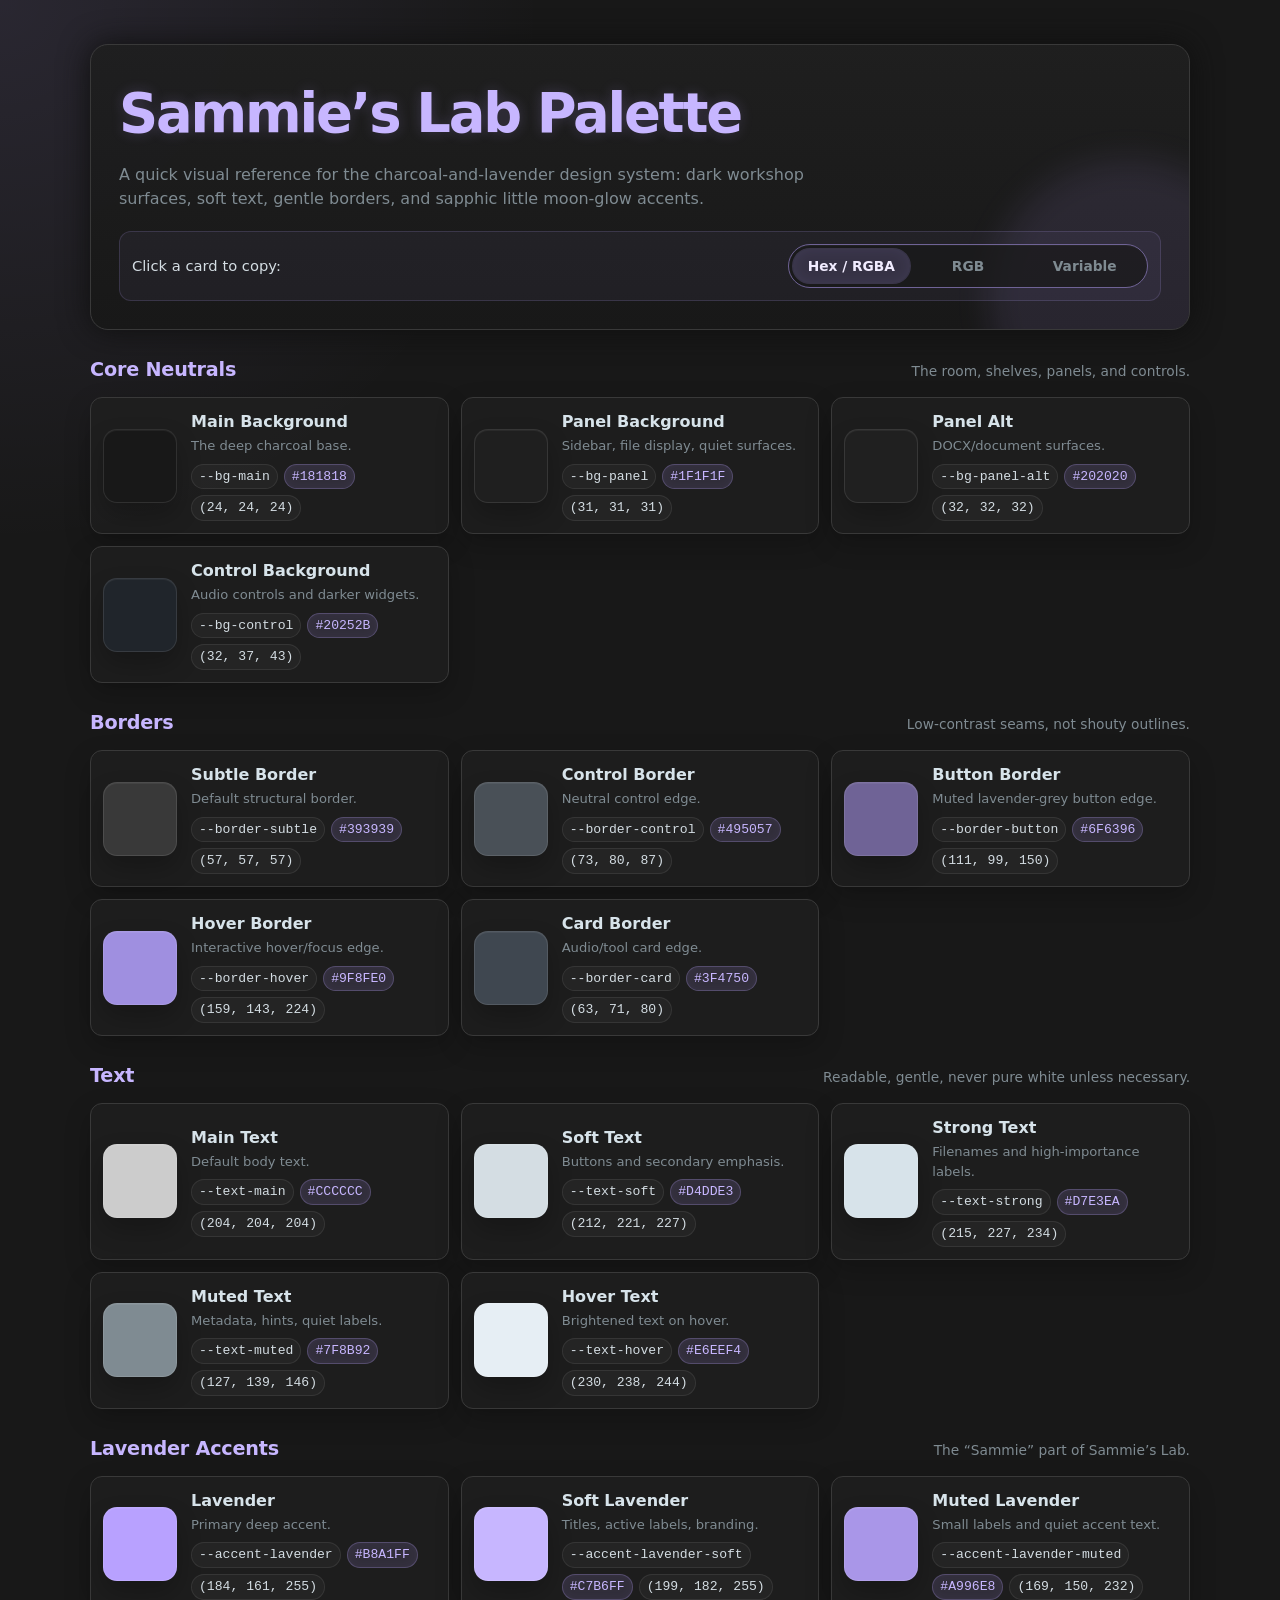
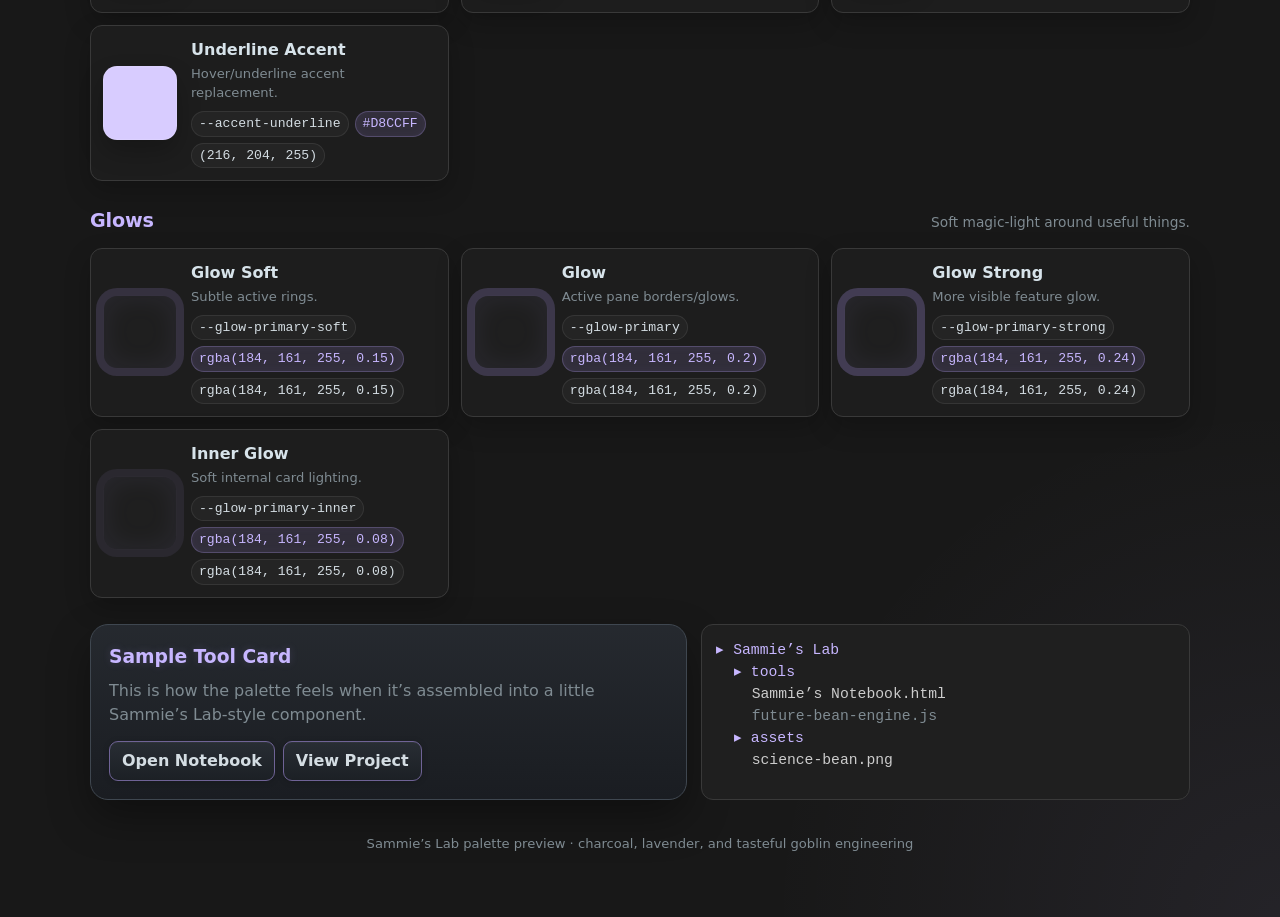
<file: Palette/index.html>
<!DOCTYPE html>
<html lang="en">
<head>
<meta charset="UTF-8" />
<meta name="viewport" content="width=device-width, initial-scale=1.0" />
<link rel="icon" id="pageFavicon" type="image/x-icon" href="icon.png">
<title>Sammie’s Lab Palette Preview</title>
<style>
    :root {
        --bg-main: #181818;
        --bg-panel: #1f1f1f;
        --bg-panel-alt: #202020;
        --bg-control: #20252b;

        --border-subtle: #393939;
        --border-control: #495057;
        --border-button: #6f6396;
        --border-hover: #9f8fe0;
        --border-card: #3f4750;

        --text-main: #cccccc;
        --text-soft: #d4dde3;
        --text-strong: #d7e3ea;
        --text-muted: #7f8b92;
        --text-hover: #e6eef4;

        --accent-lavender: #b8a1ff;
        --accent-lavender-soft: #c7b6ff;
        --accent-lavender-muted: #a996e8;
        --accent-underline: #d8ccff;

        --glow-primary-soft: rgba(184, 161, 255, 0.15);
        --glow-primary: rgba(184, 161, 255, 0.2);
        --glow-primary-strong: rgba(184, 161, 255, 0.24);
        --glow-primary-inner: rgba(184, 161, 255, 0.08);

        --radius-sm: 10px;
        --radius-md: 12px;
        --radius-lg: 18px;

        --shadow-panel: 0px 0px 30px rgba(15, 15, 15, 1);
        --shadow-card: 0 18px 40px rgba(0, 0, 0, 0.35);
    }

    * {
        box-sizing: border-box;
    }

    body {
        margin: 0;
        min-height: 100vh;
        background:
            radial-gradient(circle at top left, rgba(184, 161, 255, 0.11), transparent 34rem),
            radial-gradient(circle at bottom right, rgba(199, 182, 255, 0.07), transparent 32rem),
            var(--bg-main);
        color: var(--text-main);
        font-family: system-ui, -apple-system, BlinkMacSystemFont, "Segoe UI", sans-serif;
        line-height: 1.5;
    }

    ::selection {
        background: rgba(184, 161, 255, 0.32);
        color: #f1ecff;
    }

    .page {
        width: min(1100px, calc(100% - 32px));
        margin: 0 auto;
        padding: 44px 0 64px;
    }

    .hero {
        position: relative;
        overflow: hidden;
        padding: 28px;
        border: 1px solid var(--border-subtle);
        border-radius: var(--radius-lg);
        background: linear-gradient(180deg, rgba(31, 31, 31, 0.96), rgba(24, 24, 24, 0.96));
        box-shadow: var(--shadow-panel);
        margin-bottom: 26px;
    }

    .hero::after {
        content: "";
        position: absolute;
        inset: auto -80px -110px auto;
        width: 280px;
        height: 280px;
        border-radius: 999px;
        background: rgba(184, 161, 255, 0.10);
        filter: blur(16px);
        pointer-events: none;
    }

    h1 {
        margin: 0 0 8px;
        color: var(--accent-lavender-soft);
        font-size: clamp(2rem, 5vw, 3.4rem);
        letter-spacing: -0.04em;
        text-shadow: 0 0 14px rgba(184, 161, 255, 0.2);
    }

    .subtitle {
        max-width: 760px;
        margin: 0;
        color: var(--text-muted);
        font-size: 1rem;
    }

    .copy-mode-panel {
        position: relative;
        z-index: 1;
        margin-top: 20px;
        display: flex;
        flex-wrap: wrap;
        gap: 12px;
        align-items: center;
        justify-content: space-between;
        padding: 12px;
        border: 1px solid rgba(184, 161, 255, 0.16);
        border-radius: var(--radius-md);
        background: rgba(184, 161, 255, 0.055);
    }

    .copy-mode-label {
        color: var(--text-soft);
        font-size: 0.92rem;
    }

    .segmented {
        display: grid;
        grid-template-columns: repeat(3, 1fr);
        min-width: min(100%, 360px);
        padding: 4px;
        border: 1px solid var(--border-button);
        border-radius: 999px;
        background: rgba(24, 24, 24, 0.72);
        box-shadow: inset 0 1px 0 rgba(255,255,255,0.03);
    }

    .segmented input {
        position: absolute;
        opacity: 0;
        pointer-events: none;
    }

    .segmented label {
        margin: 0;
        padding: 7px 12px;
        border-radius: 999px;
        color: var(--text-muted);
        text-align: center;
        font-size: 0.86rem;
        font-weight: 700;
        cursor: pointer;
        transition: color 0.15s ease, background 0.15s ease, box-shadow 0.15s ease;
        user-select: none;
    }

    .segmented input:checked + label {
        color: #f1ecff;
        background: rgba(184, 161, 255, 0.18);
        box-shadow: 0 0 0 1px rgba(184, 161, 255, 0.20), inset 0 0 14px rgba(184, 161, 255, 0.08);
    }

    .section {
        margin-top: 26px;
    }

    .section-header {
        display: flex;
        align-items: baseline;
        justify-content: space-between;
        gap: 16px;
        margin-bottom: 12px;
    }

    h2 {
        margin: 0;
        color: var(--accent-lavender-soft);
        font-size: 1.2rem;
        letter-spacing: -0.01em;
    }

    .section-kicker {
        color: var(--text-muted);
        font-size: 0.86rem;
    }

    .grid {
        display: grid;
        grid-template-columns: repeat(auto-fit, minmax(270px, 1fr));
        gap: 12px;
    }

    .swatch-card {
        display: grid;
        grid-template-columns: 74px minmax(0, 1fr);
        gap: 14px;
        align-items: center;
        padding: 12px;
        border: 1px solid var(--border-subtle);
        border-radius: var(--radius-md);
        background: rgba(31, 31, 31, 0.86);
        box-shadow: 0 10px 26px rgba(0, 0, 0, 0.22);
        cursor: pointer;
        transition: transform 0.15s ease, border-color 0.15s ease, box-shadow 0.15s ease;
    }

    .swatch-card:hover {
        transform: translateY(-1px);
        border-color: var(--border-hover);
        box-shadow: 0 0 0 1px rgba(184, 161, 255, 0.12), 0 16px 34px rgba(0, 0, 0, 0.3);
    }

    .swatch-card:active {
        transform: translateY(0);
    }

    .swatch {
        width: 74px;
        height: 74px;
        border-radius: 14px;
        border: 1px solid rgba(255, 255, 255, 0.10);
        box-shadow:
            inset 0 1px 0 rgba(255, 255, 255, 0.05),
            0 12px 24px rgba(0, 0, 0, 0.22);
    }

    .meta {
        min-width: 0;
    }

    .name {
        margin: 0 0 2px;
        color: var(--text-strong);
        font-weight: 700;
        overflow: hidden;
        text-overflow: ellipsis;
        white-space: nowrap;
    }

    .role {
        margin: 0 0 8px;
        color: var(--text-muted);
        font-size: 0.82rem;
    }

    .code-line {
        display: flex;
        flex-wrap: wrap;
        gap: 6px;
        align-items: center;
        color: var(--text-soft);
        font-family: "Cascadia Code", "Consolas", "SFMono-Regular", monospace;
        font-size: 0.82rem;
    }

    .pill {
        display: inline-flex;
        align-items: center;
        min-height: 24px;
        padding: 2px 7px;
        border: 1px solid rgba(255, 255, 255, 0.08);
        border-radius: 999px;
        background: rgba(255, 255, 255, 0.035);
    }

    body[data-copy-mode="var"] .variable-pill,
    body[data-copy-mode="hex"] .hex-pill,
    body[data-copy-mode="rgb"] .rgb-pill {
        border-color: rgba(184, 161, 255, 0.26);
        background: rgba(184, 161, 255, 0.13);
        color: var(--accent-lavender-soft);
        box-shadow: inset 0 0 10px rgba(184, 161, 255, 0.06);
    }

    .sample-panel {
        margin-top: 26px;
        display: grid;
        grid-template-columns: 1.1fr 0.9fr;
        gap: 14px;
    }

    .sample-card {
        padding: 18px;
        border: 1px solid var(--border-card);
        border-radius: var(--radius-lg);
        background: linear-gradient(180deg, rgba(38, 42, 48, 0.96), rgba(26, 29, 34, 0.96));
        box-shadow: var(--shadow-card);
    }

    .sample-card h3 {
        margin: 0 0 8px;
        color: var(--accent-lavender-soft);
        text-shadow: 0 0 8px rgba(184, 161, 255, 0.18);
    }

    .sample-card p {
        margin: 0 0 14px;
        color: var(--text-muted);
    }

    .button-row {
        display: flex;
        flex-wrap: wrap;
        gap: 8px;
    }

    .btn {
        display: inline-flex;
        align-items: center;
        justify-content: center;
        min-height: 38px;
        padding: 7px 12px;
        border: 1px solid var(--border-button);
        border-radius: 9px;
        background: linear-gradient(180deg, rgba(40, 45, 52, 1), rgba(28, 32, 37, 1));
        color: var(--text-soft);
        text-decoration: none;
        font-weight: 650;
        box-shadow: inset 0 1px 0 rgba(255,255,255,0.03), 0 1px 6px rgba(0,0,0,0.18);
    }

    .btn:hover {
        border-color: var(--border-hover);
        color: var(--text-hover);
    }

    .mini-tree {
        padding: 14px;
        border: 1px solid var(--border-subtle);
        border-radius: var(--radius-md);
        background: var(--bg-panel);
        color: var(--text-main);
        font-family: "Cascadia Code", "Consolas", "SFMono-Regular", monospace;
        font-size: 0.92rem;
    }

    .folder {
        color: var(--accent-lavender-soft);
    }

    .muted {
        color: var(--text-muted);
    }

    .footer {
        margin-top: 34px;
        color: var(--text-muted);
        text-align: center;
        font-size: 0.82rem;
    }

    .toast {
        position: fixed;
        left: 50%;
        bottom: 22px;
        transform: translateX(-50%) translateY(20px);
        opacity: 0;
        pointer-events: none;
        max-width: min(92vw, 680px);
        padding: 10px 14px;
        border: 1px solid rgba(184, 161, 255, 0.22);
        border-radius: 999px;
        background: rgba(31, 31, 31, 0.96);
        color: var(--accent-lavender-soft);
        box-shadow: var(--shadow-card);
        transition: opacity 0.16s ease, transform 0.16s ease;
        font-size: 0.9rem;
        overflow: hidden;
        text-overflow: ellipsis;
        white-space: nowrap;
    }

    .toast.show {
        opacity: 1;
        transform: translateX(-50%) translateY(0);
    }

    @media (max-width: 720px) {
        .page {
            width: min(100% - 20px, 1100px);
            padding-top: 20px;
        }

        .hero {
            padding: 20px;
        }

        .sample-panel {
            grid-template-columns: 1fr;
        }

        .section-header {
            display: block;
        }

        .section-kicker {
            margin-top: 3px;
        }

        .swatch-card {
            grid-template-columns: 62px minmax(0, 1fr);
        }

        .swatch {
            width: 62px;
            height: 62px;
        }

        .segmented {
            width: 100%;
        }
    }
</style>
</head>
<body data-copy-mode="hex">
    <main class="page">
        <section class="hero">
            <h1>Sammie’s Lab Palette</h1>
            <p class="subtitle">
                A quick visual reference for the charcoal-and-lavender design system:
                dark workshop surfaces, soft text, gentle borders, and sapphic little moon-glow accents.
            </p>

            <div class="copy-mode-panel">
                <div class="copy-mode-label">
                    Click a card to copy:
                </div>
                <div class="segmented" role="radiogroup" aria-label="Copy mode">
                    <input type="radio" id="copyHex" name="copyMode" value="hex" checked>
                    <label for="copyHex">Hex / RGBA</label>

                    <input type="radio" id="copyRgb" name="copyMode" value="rgb">
                    <label for="copyRgb">RGB</label>

                    <input type="radio" id="copyVar" name="copyMode" value="var">
                    <label for="copyVar">Variable</label>
                </div>
            </div>
        </section>


        <section class="section">
            <div class="section-header">
                <h2>Core Neutrals</h2>
                <div class="section-kicker">The room, shelves, panels, and controls.</div>
            </div>
            <div class="grid">

                <article class="swatch-card"
                    data-var="--bg-main"
                    data-hex="#181818"
                    data-rgb="rgb(24, 24, 24)">
                    <div class="swatch" style="background:#181818;"></div>
                    <div class="meta">
                        <p class="name">Main Background</p>
                        <p class="role">The deep charcoal base.</p>
                        <div class="code-line">
                            <span class="pill variable-pill">--bg-main</span>
                            <span class="pill hex-pill">#181818</span>
                            <span class="pill rgb-pill">(24, 24, 24)</span>
                        </div>
                    </div>
                </article>
                <article class="swatch-card"
                    data-var="--bg-panel"
                    data-hex="#1F1F1F"
                    data-rgb="rgb(31, 31, 31)">
                    <div class="swatch" style="background:#1f1f1f;"></div>
                    <div class="meta">
                        <p class="name">Panel Background</p>
                        <p class="role">Sidebar, file display, quiet surfaces.</p>
                        <div class="code-line">
                            <span class="pill variable-pill">--bg-panel</span>
                            <span class="pill hex-pill">#1F1F1F</span>
                            <span class="pill rgb-pill">(31, 31, 31)</span>
                        </div>
                    </div>
                </article>
                <article class="swatch-card"
                    data-var="--bg-panel-alt"
                    data-hex="#202020"
                    data-rgb="rgb(32, 32, 32)">
                    <div class="swatch" style="background:#202020;"></div>
                    <div class="meta">
                        <p class="name">Panel Alt</p>
                        <p class="role">DOCX/document surfaces.</p>
                        <div class="code-line">
                            <span class="pill variable-pill">--bg-panel-alt</span>
                            <span class="pill hex-pill">#202020</span>
                            <span class="pill rgb-pill">(32, 32, 32)</span>
                        </div>
                    </div>
                </article>
                <article class="swatch-card"
                    data-var="--bg-control"
                    data-hex="#20252B"
                    data-rgb="rgb(32, 37, 43)">
                    <div class="swatch" style="background:#20252b;"></div>
                    <div class="meta">
                        <p class="name">Control Background</p>
                        <p class="role">Audio controls and darker widgets.</p>
                        <div class="code-line">
                            <span class="pill variable-pill">--bg-control</span>
                            <span class="pill hex-pill">#20252B</span>
                            <span class="pill rgb-pill">(32, 37, 43)</span>
                        </div>
                    </div>
                </article>
            </div>
        </section>
        <section class="section">
            <div class="section-header">
                <h2>Borders</h2>
                <div class="section-kicker">Low-contrast seams, not shouty outlines.</div>
            </div>
            <div class="grid">

                <article class="swatch-card"
                    data-var="--border-subtle"
                    data-hex="#393939"
                    data-rgb="rgb(57, 57, 57)">
                    <div class="swatch" style="background:#393939;"></div>
                    <div class="meta">
                        <p class="name">Subtle Border</p>
                        <p class="role">Default structural border.</p>
                        <div class="code-line">
                            <span class="pill variable-pill">--border-subtle</span>
                            <span class="pill hex-pill">#393939</span>
                            <span class="pill rgb-pill">(57, 57, 57)</span>
                        </div>
                    </div>
                </article>
                <article class="swatch-card"
                    data-var="--border-control"
                    data-hex="#495057"
                    data-rgb="rgb(73, 80, 87)">
                    <div class="swatch" style="background:#495057;"></div>
                    <div class="meta">
                        <p class="name">Control Border</p>
                        <p class="role">Neutral control edge.</p>
                        <div class="code-line">
                            <span class="pill variable-pill">--border-control</span>
                            <span class="pill hex-pill">#495057</span>
                            <span class="pill rgb-pill">(73, 80, 87)</span>
                        </div>
                    </div>
                </article>
                <article class="swatch-card"
                    data-var="--border-button"
                    data-hex="#6F6396"
                    data-rgb="rgb(111, 99, 150)">
                    <div class="swatch" style="background:#6f6396;"></div>
                    <div class="meta">
                        <p class="name">Button Border</p>
                        <p class="role">Muted lavender-grey button edge.</p>
                        <div class="code-line">
                            <span class="pill variable-pill">--border-button</span>
                            <span class="pill hex-pill">#6F6396</span>
                            <span class="pill rgb-pill">(111, 99, 150)</span>
                        </div>
                    </div>
                </article>
                <article class="swatch-card"
                    data-var="--border-hover"
                    data-hex="#9F8FE0"
                    data-rgb="rgb(159, 143, 224)">
                    <div class="swatch" style="background:#9f8fe0;"></div>
                    <div class="meta">
                        <p class="name">Hover Border</p>
                        <p class="role">Interactive hover/focus edge.</p>
                        <div class="code-line">
                            <span class="pill variable-pill">--border-hover</span>
                            <span class="pill hex-pill">#9F8FE0</span>
                            <span class="pill rgb-pill">(159, 143, 224)</span>
                        </div>
                    </div>
                </article>
                <article class="swatch-card"
                    data-var="--border-card"
                    data-hex="#3F4750"
                    data-rgb="rgb(63, 71, 80)">
                    <div class="swatch" style="background:#3f4750;"></div>
                    <div class="meta">
                        <p class="name">Card Border</p>
                        <p class="role">Audio/tool card edge.</p>
                        <div class="code-line">
                            <span class="pill variable-pill">--border-card</span>
                            <span class="pill hex-pill">#3F4750</span>
                            <span class="pill rgb-pill">(63, 71, 80)</span>
                        </div>
                    </div>
                </article>
            </div>
        </section>
        <section class="section">
            <div class="section-header">
                <h2>Text</h2>
                <div class="section-kicker">Readable, gentle, never pure white unless necessary.</div>
            </div>
            <div class="grid">

                <article class="swatch-card"
                    data-var="--text-main"
                    data-hex="#CCCCCC"
                    data-rgb="rgb(204, 204, 204)">
                    <div class="swatch" style="background:#cccccc;"></div>
                    <div class="meta">
                        <p class="name">Main Text</p>
                        <p class="role">Default body text.</p>
                        <div class="code-line">
                            <span class="pill variable-pill">--text-main</span>
                            <span class="pill hex-pill">#CCCCCC</span>
                            <span class="pill rgb-pill">(204, 204, 204)</span>
                        </div>
                    </div>
                </article>
                <article class="swatch-card"
                    data-var="--text-soft"
                    data-hex="#D4DDE3"
                    data-rgb="rgb(212, 221, 227)">
                    <div class="swatch" style="background:#d4dde3;"></div>
                    <div class="meta">
                        <p class="name">Soft Text</p>
                        <p class="role">Buttons and secondary emphasis.</p>
                        <div class="code-line">
                            <span class="pill variable-pill">--text-soft</span>
                            <span class="pill hex-pill">#D4DDE3</span>
                            <span class="pill rgb-pill">(212, 221, 227)</span>
                        </div>
                    </div>
                </article>
                <article class="swatch-card"
                    data-var="--text-strong"
                    data-hex="#D7E3EA"
                    data-rgb="rgb(215, 227, 234)">
                    <div class="swatch" style="background:#d7e3ea;"></div>
                    <div class="meta">
                        <p class="name">Strong Text</p>
                        <p class="role">Filenames and high-importance labels.</p>
                        <div class="code-line">
                            <span class="pill variable-pill">--text-strong</span>
                            <span class="pill hex-pill">#D7E3EA</span>
                            <span class="pill rgb-pill">(215, 227, 234)</span>
                        </div>
                    </div>
                </article>
                <article class="swatch-card"
                    data-var="--text-muted"
                    data-hex="#7F8B92"
                    data-rgb="rgb(127, 139, 146)">
                    <div class="swatch" style="background:#7f8b92;"></div>
                    <div class="meta">
                        <p class="name">Muted Text</p>
                        <p class="role">Metadata, hints, quiet labels.</p>
                        <div class="code-line">
                            <span class="pill variable-pill">--text-muted</span>
                            <span class="pill hex-pill">#7F8B92</span>
                            <span class="pill rgb-pill">(127, 139, 146)</span>
                        </div>
                    </div>
                </article>
                <article class="swatch-card"
                    data-var="--text-hover"
                    data-hex="#E6EEF4"
                    data-rgb="rgb(230, 238, 244)">
                    <div class="swatch" style="background:#e6eef4;"></div>
                    <div class="meta">
                        <p class="name">Hover Text</p>
                        <p class="role">Brightened text on hover.</p>
                        <div class="code-line">
                            <span class="pill variable-pill">--text-hover</span>
                            <span class="pill hex-pill">#E6EEF4</span>
                            <span class="pill rgb-pill">(230, 238, 244)</span>
                        </div>
                    </div>
                </article>
            </div>
        </section>
        <section class="section">
            <div class="section-header">
                <h2>Lavender Accents</h2>
                <div class="section-kicker">The “Sammie” part of Sammie’s Lab.</div>
            </div>
            <div class="grid">

                <article class="swatch-card"
                    data-var="--accent-lavender"
                    data-hex="#B8A1FF"
                    data-rgb="rgb(184, 161, 255)">
                    <div class="swatch" style="background:#b8a1ff;"></div>
                    <div class="meta">
                        <p class="name">Lavender</p>
                        <p class="role">Primary deep accent.</p>
                        <div class="code-line">
                            <span class="pill variable-pill">--accent-lavender</span>
                            <span class="pill hex-pill">#B8A1FF</span>
                            <span class="pill rgb-pill">(184, 161, 255)</span>
                        </div>
                    </div>
                </article>
                <article class="swatch-card"
                    data-var="--accent-lavender-soft"
                    data-hex="#C7B6FF"
                    data-rgb="rgb(199, 182, 255)">
                    <div class="swatch" style="background:#c7b6ff;"></div>
                    <div class="meta">
                        <p class="name">Soft Lavender</p>
                        <p class="role">Titles, active labels, branding.</p>
                        <div class="code-line">
                            <span class="pill variable-pill">--accent-lavender-soft</span>
                            <span class="pill hex-pill">#C7B6FF</span>
                            <span class="pill rgb-pill">(199, 182, 255)</span>
                        </div>
                    </div>
                </article>
                <article class="swatch-card"
                    data-var="--accent-lavender-muted"
                    data-hex="#A996E8"
                    data-rgb="rgb(169, 150, 232)">
                    <div class="swatch" style="background:#a996e8;"></div>
                    <div class="meta">
                        <p class="name">Muted Lavender</p>
                        <p class="role">Small labels and quiet accent text.</p>
                        <div class="code-line">
                            <span class="pill variable-pill">--accent-lavender-muted</span>
                            <span class="pill hex-pill">#A996E8</span>
                            <span class="pill rgb-pill">(169, 150, 232)</span>
                        </div>
                    </div>
                </article>
                <article class="swatch-card"
                    data-var="--accent-underline"
                    data-hex="#D8CCFF"
                    data-rgb="rgb(216, 204, 255)">
                    <div class="swatch" style="background:#d8ccff;"></div>
                    <div class="meta">
                        <p class="name">Underline Accent</p>
                        <p class="role">Hover/underline accent replacement.</p>
                        <div class="code-line">
                            <span class="pill variable-pill">--accent-underline</span>
                            <span class="pill hex-pill">#D8CCFF</span>
                            <span class="pill rgb-pill">(216, 204, 255)</span>
                        </div>
                    </div>
                </article>
            </div>
        </section>
        <section class="section">
            <div class="section-header">
                <h2>Glows</h2>
                <div class="section-kicker">Soft magic-light around useful things.</div>
            </div>
            <div class="grid">

                <article class="swatch-card"
                    data-var="--glow-primary-soft"
                    data-hex="rgba(184, 161, 255, 0.15)"
                    data-rgb="rgba(184, 161, 255, 0.15)">
                    <div class="swatch" style="background:#1f1f1f; box-shadow:0 0 0 7px rgba(184, 161, 255, 0.15), inset 0 0 28px rgba(184, 161, 255, 0.08); border-color:rgba(184, 161, 255, 0.15);"></div>
                    <div class="meta">
                        <p class="name">Glow Soft</p>
                        <p class="role">Subtle active rings.</p>
                        <div class="code-line">
                            <span class="pill variable-pill">--glow-primary-soft</span>
                            <span class="pill hex-pill">rgba(184, 161, 255, 0.15)</span>
                            <span class="pill rgb-pill">rgba(184, 161, 255, 0.15)</span>
                        </div>
                    </div>
                </article>
                <article class="swatch-card"
                    data-var="--glow-primary"
                    data-hex="rgba(184, 161, 255, 0.2)"
                    data-rgb="rgba(184, 161, 255, 0.2)">
                    <div class="swatch" style="background:#1f1f1f; box-shadow:0 0 0 7px rgba(184, 161, 255, 0.2), inset 0 0 28px rgba(184, 161, 255, 0.08); border-color:rgba(184, 161, 255, 0.2);"></div>
                    <div class="meta">
                        <p class="name">Glow</p>
                        <p class="role">Active pane borders/glows.</p>
                        <div class="code-line">
                            <span class="pill variable-pill">--glow-primary</span>
                            <span class="pill hex-pill">rgba(184, 161, 255, 0.2)</span>
                            <span class="pill rgb-pill">rgba(184, 161, 255, 0.2)</span>
                        </div>
                    </div>
                </article>
                <article class="swatch-card"
                    data-var="--glow-primary-strong"
                    data-hex="rgba(184, 161, 255, 0.24)"
                    data-rgb="rgba(184, 161, 255, 0.24)">
                    <div class="swatch" style="background:#1f1f1f; box-shadow:0 0 0 7px rgba(184, 161, 255, 0.24), inset 0 0 28px rgba(184, 161, 255, 0.08); border-color:rgba(184, 161, 255, 0.24);"></div>
                    <div class="meta">
                        <p class="name">Glow Strong</p>
                        <p class="role">More visible feature glow.</p>
                        <div class="code-line">
                            <span class="pill variable-pill">--glow-primary-strong</span>
                            <span class="pill hex-pill">rgba(184, 161, 255, 0.24)</span>
                            <span class="pill rgb-pill">rgba(184, 161, 255, 0.24)</span>
                        </div>
                    </div>
                </article>
                <article class="swatch-card"
                    data-var="--glow-primary-inner"
                    data-hex="rgba(184, 161, 255, 0.08)"
                    data-rgb="rgba(184, 161, 255, 0.08)">
                    <div class="swatch" style="background:#1f1f1f; box-shadow:0 0 0 7px rgba(184, 161, 255, 0.08), inset 0 0 28px rgba(184, 161, 255, 0.08); border-color:rgba(184, 161, 255, 0.08);"></div>
                    <div class="meta">
                        <p class="name">Inner Glow</p>
                        <p class="role">Soft internal card lighting.</p>
                        <div class="code-line">
                            <span class="pill variable-pill">--glow-primary-inner</span>
                            <span class="pill hex-pill">rgba(184, 161, 255, 0.08)</span>
                            <span class="pill rgb-pill">rgba(184, 161, 255, 0.08)</span>
                        </div>
                    </div>
                </article>
            </div>
        </section>

        <section class="sample-panel">
            <div class="sample-card">
                <h3>Sample Tool Card</h3>
                <p>This is how the palette feels when it’s assembled into a little Sammie’s Lab-style component.</p>
                <div class="button-row">
                    <a class="btn" href="#">Open Notebook</a>
                    <a class="btn" href="#">View Project</a>
                </div>
            </div>

            <div class="mini-tree">
                <div class="folder">▸ Sammie’s Lab</div>
                <div>&nbsp;&nbsp;<span class="folder">▸ tools</span></div>
                <div>&nbsp;&nbsp;&nbsp;&nbsp;Sammie’s Notebook.html</div>
                <div>&nbsp;&nbsp;&nbsp;&nbsp;<span class="muted">future-bean-engine.js</span></div>
                <div>&nbsp;&nbsp;<span class="folder">▸ assets</span></div>
                <div>&nbsp;&nbsp;&nbsp;&nbsp;science-bean.png</div>
            </div>
        </section>

        <div class="footer">
            Sammie’s Lab palette preview · charcoal, lavender, and tasteful goblin engineering
        </div>
    </main>

    <div class="toast" id="toast">Copied!</div>

<script>
    const toast = document.getElementById("toast");
    let toastTimer = null;

    function showToast(message) {
        toast.textContent = message;
        toast.classList.add("show");
        clearTimeout(toastTimer);
        toastTimer = setTimeout(() => toast.classList.remove("show"), 1400);
    }

    function getCopyMode() {
        return document.querySelector("input[name='copyMode']:checked")?.value || "hex";
    }

    function getCopyLabel(mode) {
        if (mode === "var") return "variable";
        if (mode === "rgb") return "RGB";
        return "hex/RGBA";
    }

    document.querySelectorAll("input[name='copyMode']").forEach((input) => {
        input.addEventListener("change", () => {
            document.body.dataset.copyMode = getCopyMode();
        });
    });

    document.querySelectorAll(".swatch-card").forEach((card) => {
        card.addEventListener("click", async () => {
            const mode = getCopyMode();
            const value = card.dataset[mode];
            const label = getCopyLabel(mode);

            try {
                await navigator.clipboard.writeText(value);
                showToast(`Copied ${label}: ${value}`);
            } catch {
                showToast(`${label}: ${value}`);
            }
        });
    });
</script>
</body>
</html>
</file>
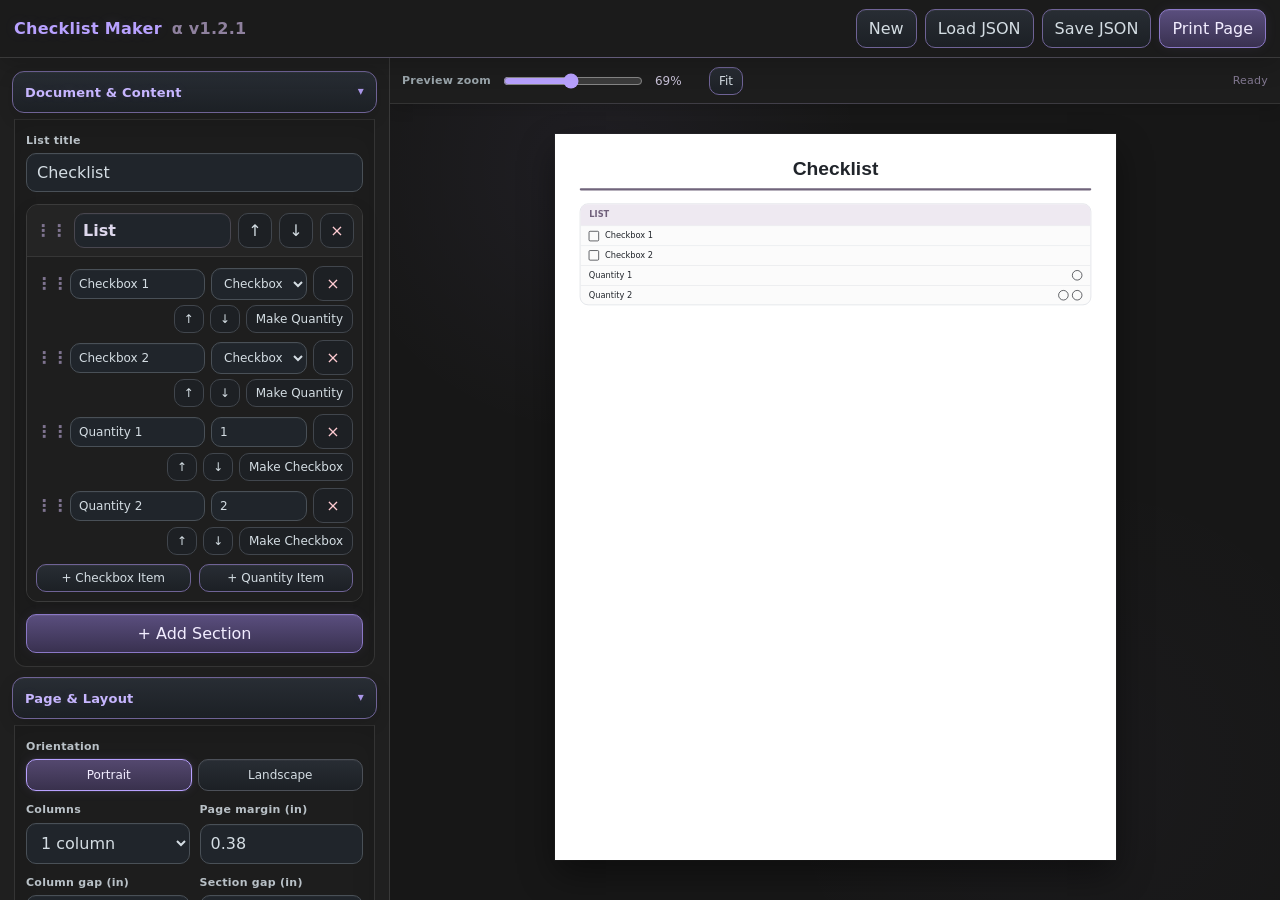
<file: checklist_maker_alpha_v1_2_1.html>
<!DOCTYPE html>
<html lang="en">
<head>
<meta charset="UTF-8" />
<meta name="viewport" content="width=device-width, initial-scale=1.0" />
<title>Checklist Maker — Alpha v1.2.1</title>
<style>
  :root {
    /* Sammie's Lab / Notebook-inspired application theme */
    --app-bg: #181818;
    --panel-bg: #1f1f1f;
    --panel-bg-2: #202020;
    --control-bg: #20252b;
    --control-bg-hover: #282d34;
    --panel-border: #393939;
    --control-border: #495057;

    --text: #cccccc;
    --text-bright: #e5e5e5;
    --control-text: #d4dde3;
    --muted: #7f8b92;

    --accent: #b8a1ff;
    --accent-soft: #c7b6ff;
    --accent-muted: #a996e8;
    --accent-border: #6f6396;
    --accent-border-hover: #9f8fe0;

    --glow-primary-soft: rgba(184, 161, 255, 0.15);
    --glow-primary: rgba(184, 161, 255, 0.20);
    --glow-primary-strong: rgba(184, 161, 255, 0.24);

    --danger: #d66e7a;
    --danger-border: #74414a;

    --radius-sm: 10px;
    --radius-md: 12px;
    --radius-lg: 18px;
    --shadow: 0 18px 40px rgba(0, 0, 0, 0.35);

    /* Printable page theme — intentionally independent of app UI */
    --page-bg: #ffffff;
    --page-text: #20242a;
    --section-fill: #eee9f1;
    --section-text: #6f5f7a;
    --rule-color: #70647b;
    --card-border: #d9dde2;
    --row-divider: #e8eaed;
    --page-margin: 0.38in;
    --column-gap: 0.18in;
    --section-gap: 0.16in;
    --card-radius: 12px;
    --row-height: 0.30in;
    --item-font-size: 12px;
    --section-font-size: 12px;
    --title-font-size: 28px;
    --title-font-weight: 800;
    --title-align: center;
    --rule-thickness: 3px;
    --check-size: 15px;
    --check-stroke: 1.7px;
    --preview-scale: 1;
    --page-width: 8.5in;
    --page-height: 11in;
  }

  * { box-sizing: border-box; }

  ::selection {
    background: rgba(184, 161, 255, 0.28);
    color: #ffffff;
  }

  html, body {
    margin: 0;
    min-height: 100%;
    background: var(--app-bg);
    color: var(--text);
    font-family: Inter, ui-sans-serif, system-ui, -apple-system, BlinkMacSystemFont, "Segoe UI", sans-serif;
  }

  body {
    min-height: 100vh;
    overflow: hidden;
    scrollbar-color: #766a9c #202020;
    scrollbar-width: thin;
  }

  *::-webkit-scrollbar { width: 10px; height: 10px; }
  *::-webkit-scrollbar-track { background: #202020; }
  *::-webkit-scrollbar-thumb {
    background: #6f6396;
    border: 2px solid #202020;
    border-radius: 999px;
  }
  *::-webkit-scrollbar-thumb:hover { background: #8e7fc2; }

  button, input, select, textarea { font: inherit; }

  button {
    border: 1px solid var(--accent-border);
    background: linear-gradient(180deg, #282d34 0%, #1c2025 100%);
    color: var(--control-text);
    border-radius: var(--radius-sm);
    padding: 9px 12px;
    cursor: pointer;
    box-shadow: 0 1px 0 rgba(255,255,255,.035) inset;
    transition:
      transform .10s ease,
      background .12s ease,
      border-color .12s ease,
      color .12s ease,
      box-shadow .12s ease;
  }

  button:hover {
    background:
      linear-gradient(180deg,
        rgba(92, 79, 126, 0.98) 0%,
        rgba(54, 46, 74, 0.98) 100%);
    border-color: var(--accent);
    color: #f7f3ff;
    box-shadow:
      0 0 0 1px rgba(184,161,255,.12),
      0 0 16px var(--glow-primary);
  }

  button:focus-visible {
    outline: none;
    border-color: var(--accent);
    box-shadow: 0 0 0 2px #181818, 0 0 0 4px var(--glow-primary-strong);
  }

  button:active { transform: translateY(1px); }

  button.primary {
    color: #f2edff;
    border-color: #8b78c7;
    background:
      linear-gradient(180deg, rgba(90,78,126,1) 0%, rgba(57,49,80,1) 100%);
    box-shadow:
      0 1px 0 rgba(255,255,255,.06) inset,
      0 0 13px rgba(184,161,255,.07);
  }

  button.primary:hover {
    border-color: var(--accent);
    background:
      linear-gradient(180deg, rgba(104,89,145,1) 0%, rgba(67,57,94,1) 100%);
  }

  button.danger {
    color: #ffcbd2;
    border-color: var(--danger-border);
  }

  button.danger:hover {
    border-color: #9f5661;
    color: #ffe3e7;
    box-shadow: 0 0 12px rgba(214,110,122,.12);
  }

  button.icon { padding: 7px 9px; min-width: 34px; }
  button.ghost {
    background: #1d2024;
    border-color: #41464d;
    box-shadow: none;
  }
  button.ghost:hover {
    border-color: var(--accent-border-hover);
    background: rgba(92, 79, 126, 0.34);
    color: #efe9ff;
    box-shadow: 0 0 12px rgba(184,161,255,.10);
  }
  button.small { padding: 6px 9px; font-size: 12px; }

  .app {
    height: 100vh;
    display: grid;
    grid-template-rows: auto minmax(0, 1fr);
    background: var(--app-bg);
  }

  .topbar {
    min-height: 52px;
    display: flex;
    gap: 10px;
    align-items: center;
    padding: 9px 14px;
    border-bottom: 1px solid var(--panel-border);
    background: #1b1b1b;
    box-shadow: 0 7px 24px rgba(0,0,0,.18);
    position: relative;
    z-index: 20;
  }

  .topbar::after {
    content: "";
    position: absolute;
    left: 0;
    right: 0;
    bottom: -1px;
    height: 1px;
    background: linear-gradient(90deg, transparent, rgba(184,161,255,.34), transparent);
    pointer-events: none;
  }

  .brand {
    font-weight: 780;
    letter-spacing: .018em;
    margin-right: auto;
    white-space: nowrap;
    color: var(--accent);
    text-shadow: 0 0 13px rgba(184,161,255,.12);
  }

  .brand span {
    color: #8f819e;
    font-weight: 650;
    text-shadow: none;
    margin-left: 4px;
  }

  .topbar-group {
    display: flex;
    gap: 8px;
    align-items: center;
    flex-wrap: wrap;
  }

  .layout {
    min-height: 0;
    display: grid;
    grid-template-columns: 390px minmax(0, 1fr);
  }

  .sidebar {
    min-height: 0;
    overflow: auto;
    background: #1f1f1f;
    border-right: 1px solid var(--panel-border);
    padding: 13px 12px 28px;
  }

  .panel {
    background: transparent;
    border: 0;
    border-radius: 0;
    margin: 0 0 10px;
    overflow: visible;
  }

  .panel > summary {
    list-style: none;
    cursor: pointer;
    min-height: 42px;
    padding: 10px 12px;
    font-weight: 760;
    font-size: 13px;
    letter-spacing: .015em;
    color: var(--accent-soft);
    display: flex;
    align-items: center;
    justify-content: space-between;
    gap: 12px;
    user-select: none;
    border: 1px solid var(--accent-border);
    border-radius: var(--radius-md);
    background: linear-gradient(180deg, #282d34 0%, #1c2025 100%);
    box-shadow:
      0 1px 0 rgba(255,255,255,.03) inset,
      0 6px 16px rgba(0,0,0,.12);
    text-shadow: 0 0 10px rgba(184,161,255,.10);
    transition: border-color .12s ease, background .12s ease, box-shadow .12s ease;
  }

  .panel > summary:hover {
    border-color: var(--accent);
    background:
      linear-gradient(180deg,
        rgba(87, 75, 119, 0.92) 0%,
        rgba(48, 41, 66, 0.96) 100%);
    color: #f2edff;
    box-shadow:
      0 1px 0 rgba(255,255,255,.05) inset,
      0 0 0 1px rgba(184,161,255,.10),
      0 0 16px rgba(184,161,255,.15);
  }

  .panel > summary::-webkit-details-marker { display: none; }

  .panel > summary::after {
    content: "▾";
    color: var(--accent-muted);
    font-size: 12px;
    transform: translateY(-1px);
  }

  .panel:not([open]) > summary::after { content: "▸"; }

  .panel-body {
    margin: 6px 2px 0;
    padding: 2px 11px 13px;
    border: 1px solid #343434;
    border-top-color: #2c2c2c;
    border-radius: 0 0 var(--radius-md) var(--radius-md);
    background: #1d1d1d;
    box-shadow: 0 12px 25px rgba(0,0,0,.10) inset;
  }

  .field {
    display: grid;
    gap: 6px;
    margin-top: 12px;
  }

  .field label,
  .field .label {
    color: #b9c1c7;
    font-size: 11px;
    line-height: 1.2;
    font-weight: 720;
    letter-spacing: .025em;
  }

  .field small { color: var(--muted); line-height: 1.35; }

  input[type="text"],
  input[type="number"],
  select,
  textarea {
    width: 100%;
    background: var(--control-bg);
    border: 1px solid var(--control-border);
    color: var(--control-text);
    border-radius: var(--radius-sm);
    padding: 9px 10px;
    outline: none;
    box-shadow: 0 1px 0 rgba(255,255,255,.025) inset;
    transition: border-color .12s ease, box-shadow .12s ease, background .12s ease;
  }

  input[type="text"]:hover,
  input[type="number"]:hover,
  select:hover,
  textarea:hover {
    border-color: #74669e;
    background: #24212a;
  }

  input:focus,
  select:focus,
  textarea:focus {
    border-color: var(--accent-border-hover);
    box-shadow: 0 0 0 3px var(--glow-primary-soft);
  }

  input[type="color"] {
    width: 100%;
    height: 39px;
    padding: 4px;
    background: var(--control-bg);
    border: 1px solid var(--control-border);
    border-radius: var(--radius-sm);
    cursor: pointer;
  }

  input[type="color"]:hover {
    border-color: var(--accent);
    box-shadow: 0 0 10px rgba(184,161,255,.10);
  }

  input[type="range"] {
    width: 100%;
    accent-color: var(--accent);
  }

  input[type="checkbox"] { accent-color: var(--accent); }

  .grid2 { display: grid; grid-template-columns: 1fr 1fr; gap: 10px; }
  .grid3 { display: grid; grid-template-columns: repeat(3, 1fr); gap: 8px; }

  .segmented {
    display: grid;
    grid-template-columns: 1fr 1fr;
    gap: 6px;
  }

  .segmented button {
    padding: 8px;
    font-size: 12px;
    border-color: #4c5058;
  }

  .segmented button.active {
    color: #f2edff;
    border-color: var(--accent);
    background: linear-gradient(180deg, #54486f 0%, #39314d 100%);
    box-shadow: 0 0 0 1px rgba(184,161,255,.07), 0 0 12px rgba(184,161,255,.10);
  }

  .section-list {
    display: grid;
    gap: 9px;
    margin-top: 12px;
  }

  .section-editor {
    border: 1px solid #3b3b3b;
    border-radius: var(--radius-md);
    background: #202020;
    overflow: hidden;
    box-shadow: 0 7px 18px rgba(0,0,0,.10);
  }

  .section-editor:focus-within {
    border-color: #5e5578;
    box-shadow: 0 0 0 1px rgba(184,161,255,.04), 0 7px 18px rgba(0,0,0,.12);
  }

  .section-editor-header {
    display: flex;
    align-items: center;
    gap: 7px;
    padding: 8px;
    background: #242424;
    border-bottom: 1px solid #363636;
  }

  .section-editor-header input {
    min-width: 0;
    padding: 7px 8px;
    font-weight: 760;
    color: #ddd7ec;
    border-color: #494750;
  }

  .drag-handle {
    color: #7e738f;
    cursor: grab;
    user-select: none;
    font-weight: 800;
  }

  .drag-handle:hover { color: var(--accent-muted); }

  .items-editor {
    display: grid;
    gap: 7px;
    padding: 9px;
    background: #1e1e1e;
  }

  .item-editor {
    display: grid;
    grid-template-columns: 28px minmax(0,1fr) 96px 40px;
    gap: 6px;
    align-items: center;
  }

  .item-editor input,
  .item-editor select {
    padding: 7px 8px;
    font-size: 12px;
  }

  .item-editor .quantity-input { display: none; }
  .item-editor.quantity .quantity-input { display: block; }
  .item-editor.quantity .type-select { display: none; }

  .item-editor-controls {
    grid-column: 2 / -1;
    display: flex;
    justify-content: flex-end;
    gap: 6px;
    margin-top: -2px;
  }

  .add-row {
    display: flex;
    gap: 8px;
    padding: 0 9px 9px;
    background: #1e1e1e;
  }

  .add-row button { flex: 1; }

  .workspace {
    min-width: 0;
    min-height: 0;
    background:
      radial-gradient(circle at 23% 13%, rgba(184,161,255,.055), transparent 27%),
      radial-gradient(circle at 77% 85%, rgba(184,161,255,.025), transparent 31%),
      #171717;
    position: relative;
    overflow: hidden;
  }

  .workspace-toolbar {
    height: 46px;
    display: flex;
    align-items: center;
    gap: 10px;
    padding: 7px 12px;
    border-bottom: 1px solid #333333;
    background: #1d1d1d;
    position: relative;
    z-index: 5;
    box-shadow: 0 5px 14px rgba(0,0,0,.12);
  }

  .workspace-toolbar::after {
    content: "";
    position: absolute;
    left: 12px;
    right: 12px;
    bottom: -1px;
    height: 1px;
    background: linear-gradient(90deg, transparent, rgba(184,161,255,.13), transparent);
  }

  .workspace-toolbar label {
    color: #9aa5ab;
    font-size: 11px;
    font-weight: 720;
    letter-spacing: .02em;
  }

  .workspace-toolbar input[type="range"] { width: 140px; }
  .zoom-readout {
    min-width: 44px;
    color: #c8c1d7;
    font-size: 12px;
    font-variant-numeric: tabular-nums;
  }

  .stage {
    position: absolute;
    inset: 46px 0 0;
    overflow: auto;
    padding: 30px;
  }

  .page-shell {
    width: calc(var(--page-width) * var(--preview-scale));
    height: calc(var(--page-height) * var(--preview-scale));
    margin: 0 auto 42px;
    position: relative;
  }

  .page {
    width: var(--page-width);
    height: var(--page-height);
    transform-origin: top left;
    transform: scale(var(--preview-scale));
    background: var(--page-bg);
    color: var(--page-text);
    box-shadow:
      0 22px 48px rgba(0,0,0,.42),
      0 0 0 1px rgba(255,255,255,.055);
    overflow: hidden;
    position: absolute;
    inset: 0 auto auto 0;
  }

  .page-inner {
    height: 100%;
    padding: var(--page-margin);
    display: flex;
    flex-direction: column;
    overflow: hidden;
  }

  .doc-header {
    flex: 0 0 auto;
    margin-bottom: 0.20in;
  }

  .doc-title {
    margin: 0;
    font-family: var(--title-font, Arial, sans-serif);
    font-size: var(--title-font-size);
    font-weight: var(--title-font-weight);
    text-align: var(--title-align);
    line-height: 1.05;
    color: var(--page-text);
    overflow-wrap: anywhere;
  }

  .title-rule {
    margin-top: 0.14in;
    height: var(--rule-thickness);
    background: var(--rule-color);
    border-radius: 999px;
  }

  .preview-columns {
    flex: 1 1 auto;
    min-height: 0;
    display: grid;
    grid-template-columns: repeat(var(--preview-columns, 2), minmax(0, 1fr));
    gap: var(--column-gap);
    align-content: start;
  }

  .preview-column {
    display: flex;
    flex-direction: column;
    gap: var(--section-gap);
    min-width: 0;
  }

  .preview-section {
    border: 1px solid var(--card-border);
    border-radius: var(--card-radius);
    overflow: hidden;
    break-inside: avoid;
    background: rgba(250,250,250,.76);
  }

  .preview-section-title {
    min-height: 0.32in;
    display: flex;
    align-items: center;
    padding: 0.06in 0.13in;
    background: var(--section-fill);
    color: var(--section-text);
    font-weight: 800;
    font-size: var(--section-font-size);
    text-transform: uppercase;
    line-height: 1.1;
  }

  .preview-item {
    min-height: var(--row-height);
    display: flex;
    align-items: center;
    gap: 0.09in;
    padding: 0.045in 0.12in;
    font-size: var(--item-font-size);
    line-height: 1.15;
    border-top: 1px solid var(--row-divider);
  }

  .preview-section .preview-item:first-of-type { border-top: 0; }

  .item-name {
    min-width: 0;
    overflow-wrap: anywhere;
  }

  .square-check {
    flex: 0 0 auto;
    width: var(--check-size);
    height: var(--check-size);
    border: var(--check-stroke) solid currentColor;
    border-radius: 2px;
  }

  .quantity-circles {
    margin-left: auto;
    display: inline-flex;
    gap: 5px;
    align-items: center;
    flex-wrap: wrap;
    justify-content: flex-end;
    max-width: 58%;
  }

  .quantity-circle {
    flex: 0 0 auto;
    width: var(--check-size);
    height: var(--check-size);
    border: var(--check-stroke) solid currentColor;
    border-radius: 50%;
  }

  .overflow-badge {
    position: sticky;
    left: 16px;
    bottom: 16px;
    width: fit-content;
    margin-top: 16px;
    padding: 8px 11px;
    border-radius: var(--radius-sm);
    background: #342125;
    border: 1px solid #74414a;
    color: #efbcc3;
    font-size: 12px;
    font-weight: 760;
    display: none;
    z-index: 10;
    box-shadow: 0 8px 24px rgba(0,0,0,.25);
  }

  .overflow-badge.show { display: block; }

  .empty-state {
    padding: 20px 12px;
    text-align: center;
    color: #737a84;
    font-style: italic;
    font-size: 13px;
    border: 1px dashed #d7dbe0;
    border-radius: 10px;
  }

  .status {
    margin-left: auto;
    color: #837992;
    font-size: 11px;
    letter-spacing: .02em;
    white-space: nowrap;
  }

  .file-input { display: none; }

  .hint {
    color: #879198;
    font-size: 11px;
    line-height: 1.48;
    padding: 10px 11px;
    background: #1a1a1a;
    border-radius: var(--radius-sm);
    border: 1px solid #343434;
    border-left: 2px solid #655a87;
    margin-top: 12px;
  }

  .hint strong { color: #b9aed1; }

  .toggle-row {
    display: flex;
    align-items: center;
    gap: 9px;
    margin-top: 12px;
    color: #b9c1c7;
    font-size: 11px;
    line-height: 1.35;
    font-weight: 700;
    cursor: pointer;
  }

  .toggle-row input[type="checkbox"] {
    width: 17px;
    height: 17px;
    flex: 0 0 auto;
    accent-color: var(--accent);
  }

  .print-root { display: none; }

  @media (max-width: 950px) {
    .layout { grid-template-columns: 335px minmax(0, 1fr); }
    .sidebar { padding: 10px 9px 24px; }
  }

  @media (max-width: 760px) {
    body { overflow: auto; }
    .app { height: auto; min-height: 100vh; }
    .topbar { align-items: flex-start; }
    .topbar-group { justify-content: flex-end; }
    .layout { grid-template-columns: 1fr; }
    .sidebar {
      max-height: none;
      border-right: 0;
      border-bottom: 1px solid var(--panel-border);
    }
    .workspace { min-height: 75vh; }
    .stage { position: relative; inset: auto; height: calc(75vh - 46px); }
    .item-editor { grid-template-columns: 28px minmax(0,1fr) 90px 40px; }
  }

  @media print {
    html, body {
      margin: 0 !important;
      padding: 0 !important;
      background: #fff !important;
      overflow: visible !important;
    }

    .app { display: none !important; }
    .print-root { display: block !important; }

    .print-root > .page {
      position: relative !important;
      inset: auto !important;
      display: block !important;
      transform: none !important;
      box-shadow: none !important;
      margin: 0 !important;
      width: var(--page-width) !important;
      height: var(--page-height) !important;
      overflow: hidden !important;
      break-after: page;
      page-break-after: always;
      -webkit-print-color-adjust: exact;
      print-color-adjust: exact;
    }

    .print-root > .page:last-child {
      break-after: auto;
      page-break-after: auto;
    }

    body.no-print-backgrounds .print-root > .page,
    body.no-print-backgrounds .print-root .preview-section,
    body.no-print-backgrounds .print-root .preview-section-title {
      background: #fff !important;
    }
  }
</style>
<style id="dynamicPrintStyle">
  @page { size: letter portrait; margin: 0; }
</style>
</head>
<body>
<div class="app">
  <header class="topbar">
    <div class="brand">Checklist Maker <span>α v1.2.1</span></div>
    <div class="topbar-group">
      <button id="newBtn">New</button>
      <button id="loadBtn">Load JSON</button>
      <button id="saveBtn">Save JSON</button>
      <button id="printBtn" class="primary">Print Page</button>
      <input id="fileInput" class="file-input" type="file" accept=".json,application/json" />
    </div>
  </header>

  <div class="layout">
    <aside class="sidebar">
      <details class="panel" open>
        <summary>Document &amp; Content</summary>
        <div class="panel-body">
          <div class="field">
            <label for="titleInput">List title</label>
            <input id="titleInput" type="text" placeholder="Checklist title" />
          </div>

          <div class="section-list" id="sectionList"></div>

          <div class="field">
            <button id="addSectionBtn" class="primary">+ Add Section</button>
          </div>
        </div>
      </details>

      <details class="panel" open>
        <summary>Page & Layout</summary>
        <div class="panel-body">
          <div class="field">
            <span class="label">Orientation</span>
            <div class="segmented" id="orientationButtons">
              <button type="button" data-orientation="portrait">Portrait</button>
              <button type="button" data-orientation="landscape">Landscape</button>
            </div>
          </div>

          <div class="grid2">
            <div class="field">
              <label for="columnsInput">Columns</label>
              <select id="columnsInput">
                <option value="1">1 column</option>
                <option value="2">2 columns</option>
                <option value="3">3 columns</option>
              </select>
            </div>
            <div class="field">
              <label for="marginInput">Page margin (in)</label>
              <input id="marginInput" type="number" min="0.15" max="1.25" step="0.05" />
            </div>
          </div>

          <div class="grid2">
            <div class="field">
              <label for="columnGapInput">Column gap (in)</label>
              <input id="columnGapInput" type="number" min="0" max="0.75" step="0.02" />
            </div>
            <div class="field">
              <label for="sectionGapInput">Section gap (in)</label>
              <input id="sectionGapInput" type="number" min="0" max="0.75" step="0.02" />
            </div>
          </div>

          <div class="field">
            <label for="distributionInput">Section distribution</label>
            <select id="distributionInput">
              <option value="balanced">Balanced by item count</option>
              <option value="roundrobin">Round-robin</option>
            </select>
          </div>
        </div>
      </details>

      <details class="panel" open>
        <summary>Print &amp; Rendering</summary>
        <div class="panel-body">
          <div class="grid2">
            <div class="field">
              <label for="printCopiesInput">Rendered print pages</label>
              <input id="printCopiesInput" type="number" min="1" max="12" step="1" />
            </div>
            <div class="field">
              <span class="label">Quick render</span>
              <button id="refreshRenderBtn">Refresh Render</button>
            </div>
          </div>

          <label class="toggle-row">
            <input id="printBackgroundsInput" type="checkbox" />
            Print section fills and page colors
          </label>

          <label class="toggle-row">
            <input id="enterRefreshInput" type="checkbox" />
            Press Enter in an editor field to refresh the rendered page
          </label>

          <div class="hint">
            The browser print dialog should now contain exactly the number of rendered pages above. Default is one page.
          </div>
        </div>
      </details>

      <details class="panel">
        <summary>Title Styling</summary>
        <div class="panel-body">
          <div class="field">
            <label for="titleFontInput">Font</label>
            <select id="titleFontInput">
              <option value="Arial, sans-serif">Arial</option>
              <option value="Arial Narrow, Arial, sans-serif">Arial Narrow</option>
              <option value="Georgia, serif">Georgia</option>
              <option value="Trebuchet MS, sans-serif">Trebuchet MS</option>
              <option value="Verdana, sans-serif">Verdana</option>
              <option value="Courier New, monospace">Courier New</option>
            </select>
          </div>

          <div class="grid2">
            <div class="field">
              <label for="titleSizeInput">Size (px)</label>
              <input id="titleSizeInput" type="number" min="16" max="54" step="1" />
            </div>
            <div class="field">
              <label for="titleWeightInput">Weight</label>
              <select id="titleWeightInput">
                <option value="600">Semibold</option>
                <option value="700">Bold</option>
                <option value="800">Extra bold</option>
                <option value="900">Black</option>
              </select>
            </div>
          </div>

          <div class="field">
            <label for="titleAlignInput">Alignment</label>
            <select id="titleAlignInput">
              <option value="left">Left</option>
              <option value="center">Center</option>
              <option value="right">Right</option>
            </select>
          </div>

          <div class="grid2">
            <div class="field">
              <label for="textColorInput">Title / text</label>
              <input id="textColorInput" type="color" />
            </div>
            <div class="field">
              <label for="ruleColorInput">Rule color</label>
              <input id="ruleColorInput" type="color" />
            </div>
          </div>

          <div class="field">
            <label for="ruleThicknessInput">Rule thickness (px)</label>
            <input id="ruleThicknessInput" type="number" min="0" max="10" step="1" />
          </div>
        </div>
      </details>

      <details class="panel">
        <summary>Section Styling</summary>
        <div class="panel-body">
          <div class="grid2">
            <div class="field">
              <label for="sectionFillInput">Header fill</label>
              <input id="sectionFillInput" type="color" />
            </div>
            <div class="field">
              <label for="sectionTextInput">Header text</label>
              <input id="sectionTextInput" type="color" />
            </div>
          </div>

          <div class="grid2">
            <div class="field">
              <label for="cardBorderInput">Card border</label>
              <input id="cardBorderInput" type="color" />
            </div>
            <div class="field">
              <label for="rowDividerInput">Row divider</label>
              <input id="rowDividerInput" type="color" />
            </div>
          </div>

          <div class="grid2">
            <div class="field">
              <label for="radiusInput">Corner radius (px)</label>
              <input id="radiusInput" type="number" min="0" max="30" step="1" />
            </div>
            <div class="field">
              <label for="sectionFontSizeInput">Header size (px)</label>
              <input id="sectionFontSizeInput" type="number" min="8" max="22" step="1" />
            </div>
          </div>
        </div>
      </details>

      <details class="panel">
        <summary>Item Styling</summary>
        <div class="panel-body">
          <div class="grid2">
            <div class="field">
              <label for="itemFontSizeInput">Item size (px)</label>
              <input id="itemFontSizeInput" type="number" min="8" max="22" step="1" />
            </div>
            <div class="field">
              <label for="rowHeightInput">Row height (in)</label>
              <input id="rowHeightInput" type="number" min="0.20" max="0.60" step="0.01" />
            </div>
          </div>

          <div class="grid2">
            <div class="field">
              <label for="checkSizeInput">Box / circle size (px)</label>
              <input id="checkSizeInput" type="number" min="8" max="28" step="1" />
            </div>
            <div class="field">
              <label for="checkStrokeInput">Stroke (px)</label>
              <input id="checkStrokeInput" type="number" min="1" max="4" step="0.1" />
            </div>
          </div>

          <div class="hint">
            Checkbox items render a square on the <strong>left</strong>. Quantity items render the chosen number of circles on the <strong>right</strong>.
          </div>
        </div>
      </details>

      <details class="panel">
        <summary>Presets</summary>
        <div class="panel-body">
          <div class="field">
            <select id="presetInput">
              <option value="amenities">Amenities-inspired</option>
              <option value="minimal">Minimal Ink</option>
              <option value="lavender">Soft Lavender</option>
              <option value="charcoal">Charcoal Print</option>
            </select>
          </div>
          <div class="field">
            <button id="applyPresetBtn">Apply Preset</button>
          </div>
        </div>
      </details>
    </aside>

    <main class="workspace">
      <div class="workspace-toolbar">
        <label for="zoomInput">Preview zoom</label>
        <input id="zoomInput" type="range" min="30" max="110" step="1" value="72" />
        <div class="zoom-readout" id="zoomReadout">72%</div>
        <button class="small" id="fitBtn">Fit</button>
        <div class="status" id="statusText">Ready</div>
      </div>

      <div class="stage" id="stage">
        <div class="page-shell" id="pageShell">
          <article class="page" id="pagePreview">
            <div class="page-inner" id="pageInner">
              <header class="doc-header">
                <h1 class="doc-title" id="previewTitle"></h1>
                <div class="title-rule" id="titleRule"></div>
              </header>
              <div class="preview-columns" id="previewColumns"></div>
            </div>
          </article>
        </div>
        <div class="overflow-badge" id="overflowBadge">⚠ Content is overflowing the printable page.</div>
      </div>
    </main>
  </div>
</div>
<div class="print-root" id="printRoot" aria-hidden="true"></div>

<script>
(() => {
  const STORAGE_KEY = 'checklist-maker-alpha-v1-2-1';
  let uidCounter = 1;

  const defaultState = () => ({
    version: 1,
    document: {
      title: 'Checklist',
      orientation: 'portrait',
      columns: 1,
      distribution: 'balanced',
      sections: [
        {
          id: uid(),
          title: 'List',
          items: [
            { id: uid(), text: 'Checkbox 1', type: 'checkbox', quantity: 1 },
            { id: uid(), text: 'Checkbox 2', type: 'checkbox', quantity: 1 },
            { id: uid(), text: 'Quantity 1', type: 'quantity', quantity: 1 },
            { id: uid(), text: 'Quantity 2', type: 'quantity', quantity: 2 }
          ]
        }
      ]
    },
    rendering: {
      printCopies: 1,
      printBackgrounds: true,
      enterRefresh: true
    },
    styling: {
      pageMargin: 0.38,
      columnGap: 0.18,
      sectionGap: 0.16,
      pageBackground: '#ffffff',
      textColor: '#20242a',
      titleFont: 'Arial Narrow, Arial, sans-serif',
      titleSize: 28,
      titleWeight: 800,
      titleAlign: 'center',
      ruleColor: '#70647b',
      ruleThickness: 3,
      sectionFill: '#eee9f1',
      sectionText: '#6f5f7a',
      cardBorder: '#d9dde2',
      rowDivider: '#e8eaed',
      cardRadius: 12,
      sectionFontSize: 12,
      itemFontSize: 12,
      rowHeight: 0.30,
      checkSize: 15,
      checkStroke: 1.7
    }
  });

  const presets = {
    amenities: {
      pageBackground: '#ffffff',
      textColor: '#20242a',
      titleFont: 'Arial Narrow, Arial, sans-serif',
      titleSize: 28,
      titleWeight: 800,
      titleAlign: 'center',
      ruleColor: '#70647b',
      ruleThickness: 3,
      sectionFill: '#eee9f1',
      sectionText: '#6f5f7a',
      cardBorder: '#d9dde2',
      rowDivider: '#e8eaed',
      cardRadius: 12,
      sectionFontSize: 12,
      itemFontSize: 12,
      rowHeight: 0.30,
      checkSize: 15,
      checkStroke: 1.7
    },
    minimal: {
      pageBackground: '#ffffff',
      textColor: '#171717',
      titleFont: 'Arial, sans-serif',
      titleSize: 26,
      titleWeight: 700,
      titleAlign: 'left',
      ruleColor: '#171717',
      ruleThickness: 2,
      sectionFill: '#ffffff',
      sectionText: '#171717',
      cardBorder: '#b8b8b8',
      rowDivider: '#dedede',
      cardRadius: 4,
      sectionFontSize: 11,
      itemFontSize: 11,
      rowHeight: 0.28,
      checkSize: 14,
      checkStroke: 1.4
    },
    lavender: {
      pageBackground: '#fffefe',
      textColor: '#29222e',
      titleFont: 'Trebuchet MS, sans-serif',
      titleSize: 30,
      titleWeight: 800,
      titleAlign: 'center',
      ruleColor: '#8e6da8',
      ruleThickness: 3,
      sectionFill: '#eee5f4',
      sectionText: '#674d7a',
      cardBorder: '#dacfe3',
      rowDivider: '#eee7f2',
      cardRadius: 14,
      sectionFontSize: 12,
      itemFontSize: 12,
      rowHeight: 0.31,
      checkSize: 15,
      checkStroke: 1.7
    },
    charcoal: {
      pageBackground: '#ffffff',
      textColor: '#222428',
      titleFont: 'Verdana, sans-serif',
      titleSize: 25,
      titleWeight: 800,
      titleAlign: 'center',
      ruleColor: '#36383d',
      ruleThickness: 4,
      sectionFill: '#35383d',
      sectionText: '#ffffff',
      cardBorder: '#cfd2d6',
      rowDivider: '#e2e4e7',
      cardRadius: 8,
      sectionFontSize: 11,
      itemFontSize: 11,
      rowHeight: 0.29,
      checkSize: 14,
      checkStroke: 1.8
    }
  };

  let state = loadAutosave() || defaultState();

  const $ = (id) => document.getElementById(id);
  const refs = {
    titleInput: $('titleInput'),
    sectionList: $('sectionList'),
    addSectionBtn: $('addSectionBtn'),
    orientationButtons: $('orientationButtons'),
    columnsInput: $('columnsInput'),
    marginInput: $('marginInput'),
    columnGapInput: $('columnGapInput'),
    sectionGapInput: $('sectionGapInput'),
    distributionInput: $('distributionInput'),
    titleFontInput: $('titleFontInput'),
    titleSizeInput: $('titleSizeInput'),
    titleWeightInput: $('titleWeightInput'),
    titleAlignInput: $('titleAlignInput'),
    textColorInput: $('textColorInput'),
    ruleColorInput: $('ruleColorInput'),
    ruleThicknessInput: $('ruleThicknessInput'),
    sectionFillInput: $('sectionFillInput'),
    sectionTextInput: $('sectionTextInput'),
    cardBorderInput: $('cardBorderInput'),
    rowDividerInput: $('rowDividerInput'),
    radiusInput: $('radiusInput'),
    sectionFontSizeInput: $('sectionFontSizeInput'),
    itemFontSizeInput: $('itemFontSizeInput'),
    rowHeightInput: $('rowHeightInput'),
    checkSizeInput: $('checkSizeInput'),
    checkStrokeInput: $('checkStrokeInput'),
    presetInput: $('presetInput'),
    applyPresetBtn: $('applyPresetBtn'),
    previewTitle: $('previewTitle'),
    titleRule: $('titleRule'),
    previewColumns: $('previewColumns'),
    pagePreview: $('pagePreview'),
    pageInner: $('pageInner'),
    pageShell: $('pageShell'),
    overflowBadge: $('overflowBadge'),
    stage: $('stage'),
    zoomInput: $('zoomInput'),
    zoomReadout: $('zoomReadout'),
    fitBtn: $('fitBtn'),
    statusText: $('statusText'),
    newBtn: $('newBtn'),
    loadBtn: $('loadBtn'),
    saveBtn: $('saveBtn'),
    printBtn: $('printBtn'),
    fileInput: $('fileInput'),
    printRoot: $('printRoot'),
    printCopiesInput: $('printCopiesInput'),
    printBackgroundsInput: $('printBackgroundsInput'),
    enterRefreshInput: $('enterRefreshInput'),
    refreshRenderBtn: $('refreshRenderBtn')
  };

  function uid() {
    return 'id-' + Date.now().toString(36) + '-' + (uidCounter++);
  }

  function clone(obj) {
    return JSON.parse(JSON.stringify(obj));
  }

  function sanitizeState(raw) {
    const base = defaultState();
    if (!raw || typeof raw !== 'object') return base;

    const next = {
      version: 1,
      document: {
        title: String(raw.document?.title ?? base.document.title),
        orientation: ['portrait','landscape'].includes(raw.document?.orientation) ? raw.document.orientation : 'portrait',
        columns: clampInt(raw.document?.columns, 1, 3, 2),
        distribution: ['balanced','roundrobin'].includes(raw.document?.distribution) ? raw.document.distribution : 'balanced',
        sections: Array.isArray(raw.document?.sections) ? raw.document.sections.map(sec => ({
          id: String(sec.id || uid()),
          title: String(sec.title ?? 'Untitled Section'),
          items: Array.isArray(sec.items) ? sec.items.map(item => ({
            id: String(item.id || uid()),
            text: String(item.text ?? ''),
            type: item.type === 'quantity' ? 'quantity' : 'checkbox',
            quantity: clampInt(item.quantity, 1, 24, 1)
          })) : []
        })) : []
      },
      rendering: {
        printCopies: clampInt(raw.rendering?.printCopies, 1, 12, base.rendering.printCopies),
        printBackgrounds: raw.rendering?.printBackgrounds !== false,
        enterRefresh: raw.rendering?.enterRefresh !== false
      },
      styling: { ...base.styling, ...(raw.styling || {}) }
    };

    return next;
  }

  function clampInt(value, min, max, fallback) {
    const n = parseInt(value, 10);
    return Number.isFinite(n) ? Math.min(max, Math.max(min, n)) : fallback;
  }

  function clampFloat(value, min, max, fallback) {
    const n = parseFloat(value);
    return Number.isFinite(n) ? Math.min(max, Math.max(min, n)) : fallback;
  }

  function esc(str) {
    return String(str)
      .replaceAll('&','&amp;')
      .replaceAll('<','&lt;')
      .replaceAll('>','&gt;')
      .replaceAll('"','&quot;')
      .replaceAll("'","&#039;");
  }

  function loadAutosave() {
    try {
      const raw = localStorage.getItem(STORAGE_KEY);
      return raw ? sanitizeState(JSON.parse(raw)) : null;
    } catch {
      return null;
    }
  }

  function autosave() {
    try {
      localStorage.setItem(STORAGE_KEY, JSON.stringify(state));
    } catch {}
  }

  function setStatus(text) {
    refs.statusText.textContent = text;
    clearTimeout(setStatus.t);
    setStatus.t = setTimeout(() => refs.statusText.textContent = 'Ready', 1800);
  }

  function renderAll() {
    syncControls();
    renderEditor();
    renderPreview();
    buildPrintRoot();
    autosave();
  }

  function syncControls() {
    const s = state.styling;
    refs.titleInput.value = state.document.title;
    refs.columnsInput.value = state.document.columns;
    refs.marginInput.value = s.pageMargin;
    refs.columnGapInput.value = s.columnGap;
    refs.sectionGapInput.value = s.sectionGap;
    refs.distributionInput.value = state.document.distribution;
    refs.titleFontInput.value = s.titleFont;
    refs.titleSizeInput.value = s.titleSize;
    refs.titleWeightInput.value = String(s.titleWeight);
    refs.titleAlignInput.value = s.titleAlign;
    refs.textColorInput.value = s.textColor;
    refs.ruleColorInput.value = s.ruleColor;
    refs.ruleThicknessInput.value = s.ruleThickness;
    refs.sectionFillInput.value = s.sectionFill;
    refs.sectionTextInput.value = s.sectionText;
    refs.cardBorderInput.value = s.cardBorder;
    refs.rowDividerInput.value = s.rowDivider;
    refs.radiusInput.value = s.cardRadius;
    refs.sectionFontSizeInput.value = s.sectionFontSize;
    refs.itemFontSizeInput.value = s.itemFontSize;
    refs.rowHeightInput.value = s.rowHeight;
    refs.checkSizeInput.value = s.checkSize;
    refs.checkStrokeInput.value = s.checkStroke;
    refs.printCopiesInput.value = state.rendering.printCopies;
    refs.printBackgroundsInput.checked = state.rendering.printBackgrounds;
    refs.enterRefreshInput.checked = state.rendering.enterRefresh;

    [...refs.orientationButtons.querySelectorAll('button')].forEach(btn => {
      btn.classList.toggle('active', btn.dataset.orientation === state.document.orientation);
    });
  }

  function renderEditor() {
    refs.sectionList.innerHTML = '';

    state.document.sections.forEach((section, sIndex) => {
      const wrap = document.createElement('div');
      wrap.className = 'section-editor';
      wrap.draggable = true;
      wrap.dataset.sectionId = section.id;

      wrap.innerHTML = `
        <div class="section-editor-header">
          <span class="drag-handle" title="Drag to reorder">⋮⋮</span>
          <input type="text" value="${esc(section.title)}" aria-label="Section title">
          <button class="icon ghost move-up" title="Move section up">↑</button>
          <button class="icon ghost move-down" title="Move section down">↓</button>
          <button class="icon danger ghost delete-section" title="Delete section">×</button>
        </div>
        <div class="items-editor"></div>
        <div class="add-row">
          <button class="small add-checkbox">+ Checkbox Item</button>
          <button class="small add-quantity">+ Quantity Item</button>
        </div>
      `;

      const titleInput = wrap.querySelector('.section-editor-header input');
      titleInput.addEventListener('input', e => {
        section.title = e.target.value;
        renderPreview();
        autosave();
      });

      wrap.querySelector('.delete-section').addEventListener('click', () => {
        if (!confirm(`Delete section "${section.title || 'Untitled Section'}"?`)) return;
        state.document.sections.splice(sIndex, 1);
        renderAll();
      });

      wrap.querySelector('.move-up').addEventListener('click', () => moveSection(sIndex, -1));
      wrap.querySelector('.move-down').addEventListener('click', () => moveSection(sIndex, 1));

      wrap.querySelector('.add-checkbox').addEventListener('click', () => {
        section.items.push({ id: uid(), text: 'New checklist item', type: 'checkbox', quantity: 1 });
        renderAll();
        requestAnimationFrame(() => focusLastItem(section.id));
      });

      wrap.querySelector('.add-quantity').addEventListener('click', () => {
        section.items.push({ id: uid(), text: 'New quantity item', type: 'quantity', quantity: 1 });
        renderAll();
        requestAnimationFrame(() => focusLastItem(section.id));
      });

      const itemsEditor = wrap.querySelector('.items-editor');
      section.items.forEach((item, iIndex) => {
        const row = document.createElement('div');
        row.className = 'item-editor' + (item.type === 'quantity' ? ' quantity' : '');
        row.dataset.itemId = item.id;
        row.innerHTML = `
          <span class="drag-handle" title="Drag to reorder">⋮⋮</span>
          <input class="item-text" type="text" value="${esc(item.text)}" aria-label="Item name">
          <select class="type-select" aria-label="Item type">
            <option value="checkbox" ${item.type === 'checkbox' ? 'selected' : ''}>Checkbox</option>
            <option value="quantity" ${item.type === 'quantity' ? 'selected' : ''}>Quantity</option>
          </select>
          <input class="quantity-input" type="number" min="1" max="24" value="${item.quantity || 1}" title="Quantity">
          <button class="icon danger ghost delete-item" title="Delete item">×</button>
          <div class="item-editor-controls">
            <button class="small ghost move-item-up" title="Move item up">↑</button>
            <button class="small ghost move-item-down" title="Move item down">↓</button>
            ${item.type === 'quantity' ? '<button class="small ghost convert-item">Make Checkbox</button>' : '<button class="small ghost convert-item">Make Quantity</button>'}
          </div>
        `;

        const textInput = row.querySelector('.item-text');
        textInput.addEventListener('input', e => {
          item.text = e.target.value;
          renderPreview();
          autosave();
        });

        row.querySelector('.type-select')?.addEventListener('change', e => {
          item.type = e.target.value;
          renderAll();
        });

        row.querySelector('.quantity-input')?.addEventListener('input', e => {
          item.quantity = clampInt(e.target.value, 1, 24, 1);
          e.target.value = item.quantity;
          renderPreview();
          autosave();
        });

        row.querySelector('.delete-item').addEventListener('click', () => {
          section.items.splice(iIndex, 1);
          renderAll();
        });

        row.querySelector('.move-item-up').addEventListener('click', () => moveItem(section, iIndex, -1));
        row.querySelector('.move-item-down').addEventListener('click', () => moveItem(section, iIndex, 1));

        row.querySelector('.convert-item').addEventListener('click', () => {
          item.type = item.type === 'quantity' ? 'checkbox' : 'quantity';
          if (!item.quantity) item.quantity = 1;
          renderAll();
        });

        textInput.addEventListener('keydown', e => {
          if (e.key === 'Enter') {
            e.preventDefault();
            section.items.splice(iIndex + 1, 0, {
              id: uid(),
              text: '',
              type: item.type,
              quantity: item.type === 'quantity' ? item.quantity || 1 : 1
            });
            renderAll();
            requestAnimationFrame(() => {
              const next = document.querySelector(`[data-item-id="${section.items[iIndex + 1].id}"] .item-text`);
              next?.focus();
            });
          }
        });

        itemsEditor.appendChild(row);
      });

      bindSectionDrag(wrap);
      bindItemDrag(itemsEditor, section);
      refs.sectionList.appendChild(wrap);
    });
  }

  function focusLastItem(sectionId) {
    const section = state.document.sections.find(s => s.id === sectionId);
    if (!section?.items.length) return;
    const id = section.items[section.items.length - 1].id;
    document.querySelector(`[data-item-id="${id}"] .item-text`)?.select();
  }

  function moveSection(index, delta) {
    const target = index + delta;
    if (target < 0 || target >= state.document.sections.length) return;
    const [item] = state.document.sections.splice(index, 1);
    state.document.sections.splice(target, 0, item);
    renderAll();
  }

  function moveItem(section, index, delta) {
    const target = index + delta;
    if (target < 0 || target >= section.items.length) return;
    const [item] = section.items.splice(index, 1);
    section.items.splice(target, 0, item);
    renderAll();
  }

  function bindSectionDrag(el) {
    el.addEventListener('dragstart', e => {
      e.dataTransfer.setData('text/section-id', el.dataset.sectionId);
      e.dataTransfer.effectAllowed = 'move';
    });

    el.addEventListener('dragover', e => {
      if (!e.dataTransfer.types.includes('text/section-id')) return;
      e.preventDefault();
    });

    el.addEventListener('drop', e => {
      const draggedId = e.dataTransfer.getData('text/section-id');
      if (!draggedId || draggedId === el.dataset.sectionId) return;
      e.preventDefault();
      const from = state.document.sections.findIndex(s => s.id === draggedId);
      const to = state.document.sections.findIndex(s => s.id === el.dataset.sectionId);
      if (from < 0 || to < 0) return;
      const [section] = state.document.sections.splice(from, 1);
      state.document.sections.splice(to, 0, section);
      renderAll();
    });
  }

  function bindItemDrag(container, section) {
    container.querySelectorAll('.item-editor').forEach(row => {
      row.draggable = true;

      row.addEventListener('dragstart', e => {
        e.stopPropagation();
        e.dataTransfer.setData('text/item-id', row.dataset.itemId);
        e.dataTransfer.effectAllowed = 'move';
      });

      row.addEventListener('dragover', e => {
        if (!e.dataTransfer.types.includes('text/item-id')) return;
        e.preventDefault();
        e.stopPropagation();
      });

      row.addEventListener('drop', e => {
        const draggedId = e.dataTransfer.getData('text/item-id');
        if (!draggedId || draggedId === row.dataset.itemId) return;
        e.preventDefault();
        e.stopPropagation();
        const from = section.items.findIndex(i => i.id === draggedId);
        const to = section.items.findIndex(i => i.id === row.dataset.itemId);
        if (from < 0 || to < 0) return;
        const [item] = section.items.splice(from, 1);
        section.items.splice(to, 0, item);
        renderAll();
      });
    });
  }

  function renderPreview() {
    applyCssVars();
    refs.previewTitle.textContent = state.document.title || 'Untitled Checklist';
    refs.previewColumns.innerHTML = '';

    const columns = Array.from({ length: state.document.columns }, () => []);
    const sections = state.document.sections;

    if (state.document.distribution === 'roundrobin') {
      sections.forEach((section, i) => columns[i % columns.length].push(section));
    } else {
      const weights = Array(columns.length).fill(0);
      sections.forEach(section => {
        const sectionWeight = 1.25 + section.items.length;
        let target = 0;
        for (let i = 1; i < weights.length; i++) {
          if (weights[i] < weights[target]) target = i;
        }
        columns[target].push(section);
        weights[target] += sectionWeight;
      });
    }

    columns.forEach(group => {
      const col = document.createElement('div');
      col.className = 'preview-column';

      if (!group.length) {
        col.innerHTML = '<div class="empty-state">Empty column</div>';
      } else {
        group.forEach(section => col.appendChild(renderPreviewSection(section)));
      }
      refs.previewColumns.appendChild(col);
    });

    requestAnimationFrame(checkOverflow);
  }

  function renderPreviewSection(section) {
    const card = document.createElement('section');
    card.className = 'preview-section';

    const title = document.createElement('div');
    title.className = 'preview-section-title';
    title.textContent = section.title || 'Untitled Section';
    card.appendChild(title);

    if (!section.items.length) {
      const empty = document.createElement('div');
      empty.className = 'preview-item';
      empty.innerHTML = '<span class="item-name" style="opacity:.5;font-style:italic;">No items</span>';
      card.appendChild(empty);
      return card;
    }

    section.items.forEach(item => {
      const row = document.createElement('div');
      row.className = 'preview-item';

      if (item.type === 'checkbox') {
        const square = document.createElement('span');
        square.className = 'square-check';
        row.appendChild(square);

        const name = document.createElement('span');
        name.className = 'item-name';
        name.textContent = item.text || 'Untitled item';
        row.appendChild(name);
      } else {
        const name = document.createElement('span');
        name.className = 'item-name';
        name.textContent = item.text || 'Untitled item';
        row.appendChild(name);

        const circles = document.createElement('span');
        circles.className = 'quantity-circles';
        const quantity = clampInt(item.quantity, 1, 24, 1);
        for (let i = 0; i < quantity; i++) {
          const c = document.createElement('span');
          c.className = 'quantity-circle';
          circles.appendChild(c);
        }
        row.appendChild(circles);
      }

      card.appendChild(row);
    });

    return card;
  }

  function applyCssVars() {
    const root = document.documentElement.style;
    const s = state.styling;

    const landscape = state.document.orientation === 'landscape';
    root.setProperty('--page-width', landscape ? '11in' : '8.5in');
    root.setProperty('--page-height', landscape ? '8.5in' : '11in');
    root.setProperty('--preview-columns', state.document.columns);
    root.setProperty('--page-bg', s.pageBackground);
    root.setProperty('--page-text', s.textColor);
    root.setProperty('--page-margin', s.pageMargin + 'in');
    root.setProperty('--column-gap', s.columnGap + 'in');
    root.setProperty('--section-gap', s.sectionGap + 'in');
    root.setProperty('--title-font', s.titleFont);
    root.setProperty('--title-font-size', s.titleSize + 'px');
    root.setProperty('--title-font-weight', s.titleWeight);
    root.setProperty('--title-align', s.titleAlign);
    root.setProperty('--rule-color', s.ruleColor);
    root.setProperty('--rule-thickness', s.ruleThickness + 'px');
    root.setProperty('--section-fill', s.sectionFill);
    root.setProperty('--section-text', s.sectionText);
    root.setProperty('--card-border', s.cardBorder);
    root.setProperty('--row-divider', s.rowDivider);
    root.setProperty('--card-radius', s.cardRadius + 'px');
    root.setProperty('--section-font-size', s.sectionFontSize + 'px');
    root.setProperty('--item-font-size', s.itemFontSize + 'px');
    root.setProperty('--row-height', s.rowHeight + 'in');
    root.setProperty('--check-size', s.checkSize + 'px');
    root.setProperty('--check-stroke', s.checkStroke + 'px');

    document.body.classList.toggle('landscape-print', landscape);
    const printStyle = document.getElementById('dynamicPrintStyle');
    if (printStyle) {
      printStyle.textContent = `@page { size: letter ${landscape ? 'landscape' : 'portrait'}; margin: 0; }`;
    }
  }

  function checkOverflow() {
    const tolerance = 2;
    const inner = refs.pageInner;
    const overflowing = inner.scrollHeight > inner.clientHeight + tolerance || inner.scrollWidth > inner.clientWidth + tolerance;
    refs.overflowBadge.classList.toggle('show', overflowing);
  }

  function bindStyleInput(ref, key, parser = v => v) {
    ref.addEventListener('input', e => {
      state.styling[key] = parser(e.target.value);
      renderPreview();
      autosave();
    });
  }

  function refreshRender(status = true) {
    renderPreview();
    buildPrintRoot();
    autosave();
    if (status) setStatus('Rendered');
  }

  refs.titleInput.addEventListener('input', e => {
    state.document.title = e.target.value;
    renderPreview();
    autosave();
  });

  refs.addSectionBtn.addEventListener('click', () => {
    const section = { id: uid(), title: 'New Section', items: [] };
    state.document.sections.push(section);
    renderAll();
    requestAnimationFrame(() => {
      document.querySelector(`[data-section-id="${section.id}"] .section-editor-header input`)?.select();
    });
  });

  refs.orientationButtons.addEventListener('click', e => {
    const btn = e.target.closest('button[data-orientation]');
    if (!btn) return;
    state.document.orientation = btn.dataset.orientation;
    renderAll();
    setTimeout(fitPreview, 0);
  });

  refs.columnsInput.addEventListener('change', e => {
    state.document.columns = clampInt(e.target.value, 1, 3, 2);
    renderPreview();
    autosave();
  });

  refs.distributionInput.addEventListener('change', e => {
    state.document.distribution = e.target.value;
    renderPreview();
    autosave();
  });

  bindStyleInput(refs.marginInput, 'pageMargin', v => clampFloat(v, .15, 1.25, .38));
  bindStyleInput(refs.columnGapInput, 'columnGap', v => clampFloat(v, 0, .75, .18));
  bindStyleInput(refs.sectionGapInput, 'sectionGap', v => clampFloat(v, 0, .75, .16));
  bindStyleInput(refs.titleFontInput, 'titleFont');
  bindStyleInput(refs.titleSizeInput, 'titleSize', v => clampInt(v, 16, 54, 28));
  bindStyleInput(refs.titleWeightInput, 'titleWeight', v => clampInt(v, 600, 900, 800));
  bindStyleInput(refs.titleAlignInput, 'titleAlign');
  bindStyleInput(refs.textColorInput, 'textColor');
  bindStyleInput(refs.ruleColorInput, 'ruleColor');
  bindStyleInput(refs.ruleThicknessInput, 'ruleThickness', v => clampInt(v, 0, 10, 3));
  bindStyleInput(refs.sectionFillInput, 'sectionFill');
  bindStyleInput(refs.sectionTextInput, 'sectionText');
  bindStyleInput(refs.cardBorderInput, 'cardBorder');
  bindStyleInput(refs.rowDividerInput, 'rowDivider');
  bindStyleInput(refs.radiusInput, 'cardRadius', v => clampInt(v, 0, 30, 12));
  bindStyleInput(refs.sectionFontSizeInput, 'sectionFontSize', v => clampInt(v, 8, 22, 12));
  bindStyleInput(refs.itemFontSizeInput, 'itemFontSize', v => clampInt(v, 8, 22, 12));
  bindStyleInput(refs.rowHeightInput, 'rowHeight', v => clampFloat(v, .2, .6, .3));
  bindStyleInput(refs.checkSizeInput, 'checkSize', v => clampInt(v, 8, 28, 15));
  bindStyleInput(refs.checkStrokeInput, 'checkStroke', v => clampFloat(v, 1, 4, 1.7));

  refs.printCopiesInput.addEventListener('input', e => {
    state.rendering.printCopies = clampInt(e.target.value, 1, 12, 1);
    e.target.value = state.rendering.printCopies;
    buildPrintRoot();
    autosave();
  });

  refs.printBackgroundsInput.addEventListener('change', e => {
    state.rendering.printBackgrounds = e.target.checked;
    buildPrintRoot();
    autosave();
  });

  refs.enterRefreshInput.addEventListener('change', e => {
    state.rendering.enterRefresh = e.target.checked;
    autosave();
  });

  refs.refreshRenderBtn.addEventListener('click', () => refreshRender(true));

  refs.applyPresetBtn.addEventListener('click', () => {
    const preset = presets[refs.presetInput.value];
    if (!preset) return;
    Object.assign(state.styling, clone(preset));
    renderAll();
    setStatus('Preset applied');
  });

  refs.zoomInput.addEventListener('input', e => {
    setPreviewScale(parseInt(e.target.value, 10) / 100);
  });

  refs.fitBtn.addEventListener('click', fitPreview);

  function setPreviewScale(scale) {
    const clamped = Math.max(.3, Math.min(1.1, scale));
    document.documentElement.style.setProperty('--preview-scale', clamped);
    refs.zoomInput.value = Math.round(clamped * 100);
    refs.zoomReadout.textContent = Math.round(clamped * 100) + '%';
  }

  function fitPreview() {
    const stageRect = refs.stage.getBoundingClientRect();
    const pageWidth = state.document.orientation === 'landscape' ? 1056 : 816;
    const pageHeight = state.document.orientation === 'landscape' ? 816 : 1056;
    const usableW = Math.max(200, stageRect.width - 70);
    const usableH = Math.max(200, stageRect.height - 70);
    const scale = Math.min(usableW / pageWidth, usableH / pageHeight, 1);
    setPreviewScale(scale);
  }

  refs.newBtn.addEventListener('click', () => {
    if (!confirm('Start a new checklist? Your current list is still recoverable from any JSON file you saved.')) return;
    state = defaultState();
    renderAll();
    fitPreview();
    setStatus('New checklist created');
  });

  refs.saveBtn.addEventListener('click', saveJson);

  function saveJson() {
    const payload = JSON.stringify(state, null, 2);
    const blob = new Blob([payload], { type: 'application/json' });
    const a = document.createElement('a');
    const name = slugify(state.document.title || 'checklist') + '.json';
    a.href = URL.createObjectURL(blob);
    a.download = name;
    document.body.appendChild(a);
    a.click();
    a.remove();
    setTimeout(() => URL.revokeObjectURL(a.href), 1000);
    setStatus('JSON saved');
  }

  function slugify(text) {
    return String(text)
      .toLowerCase()
      .trim()
      .replace(/[^a-z0-9]+/g, '-')
      .replace(/^-+|-+$/g, '') || 'checklist';
  }

  refs.loadBtn.addEventListener('click', () => refs.fileInput.click());

  refs.fileInput.addEventListener('change', async e => {
    const file = e.target.files?.[0];
    if (!file) return;

    try {
      const text = await file.text();
      state = sanitizeState(JSON.parse(text));
      renderAll();
      fitPreview();
      setStatus('JSON loaded');
    } catch (err) {
      alert('That file could not be loaded as a Checklist Maker JSON file.');
      console.error(err);
    } finally {
      refs.fileInput.value = '';
    }
  });

  function buildPrintRoot() {
    applyCssVars();
    refs.printRoot.innerHTML = '';
    const copies = clampInt(state.rendering.printCopies, 1, 12, 1);
    for (let i = 0; i < copies; i++) {
      const clone = refs.pagePreview.cloneNode(true);
      clone.removeAttribute('id');
      clone.querySelectorAll('[id]').forEach(el => el.removeAttribute('id'));
      refs.printRoot.appendChild(clone);
    }
    document.body.classList.toggle('no-print-backgrounds', !state.rendering.printBackgrounds);
  }

  refs.printBtn.addEventListener('click', () => {
    refreshRender(false);
    buildPrintRoot();
    window.print();
  });

  window.addEventListener('beforeprint', buildPrintRoot);
  window.addEventListener('afterprint', () => {
    refs.printRoot.innerHTML = '';
  });

  document.addEventListener('keydown', e => {
    if (e.key !== 'Enter' || !state.rendering.enterRefresh) return;
    const target = e.target;
    if (!(target instanceof HTMLElement)) return;
    if (target.matches('button, textarea, [contenteditable="true"]')) return;
    if (target.matches('input, select')) {
      requestAnimationFrame(() => refreshRender(true));
    }
  });

  window.addEventListener('resize', () => {
    clearTimeout(window.__fitTimer);
    window.__fitTimer = setTimeout(() => {
      if (window.innerWidth > 760) fitPreview();
    }, 120);
  });

  // Initial render
  state = sanitizeState(state);
  renderAll();
  requestAnimationFrame(() => {
    fitPreview();
    setTimeout(checkOverflow, 150);
  });
})();
</script>
</body>
</html>
</file>
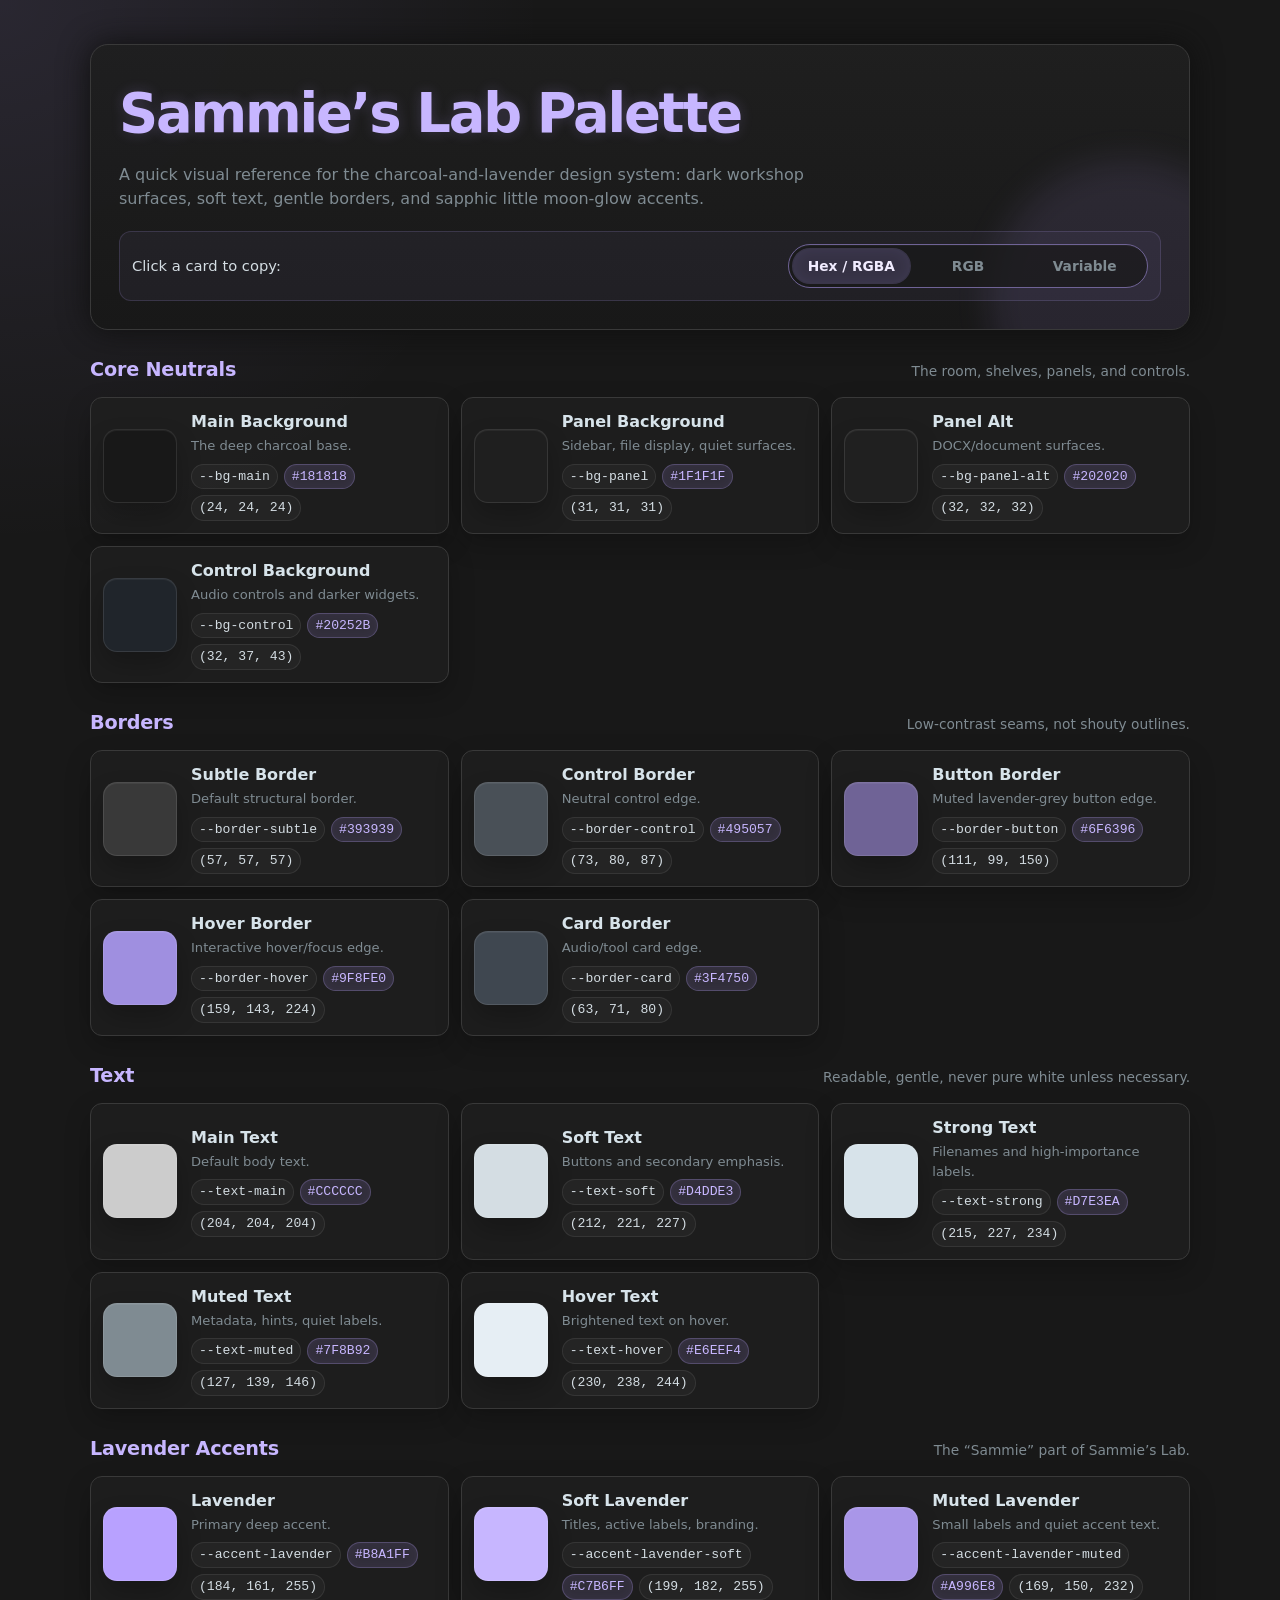
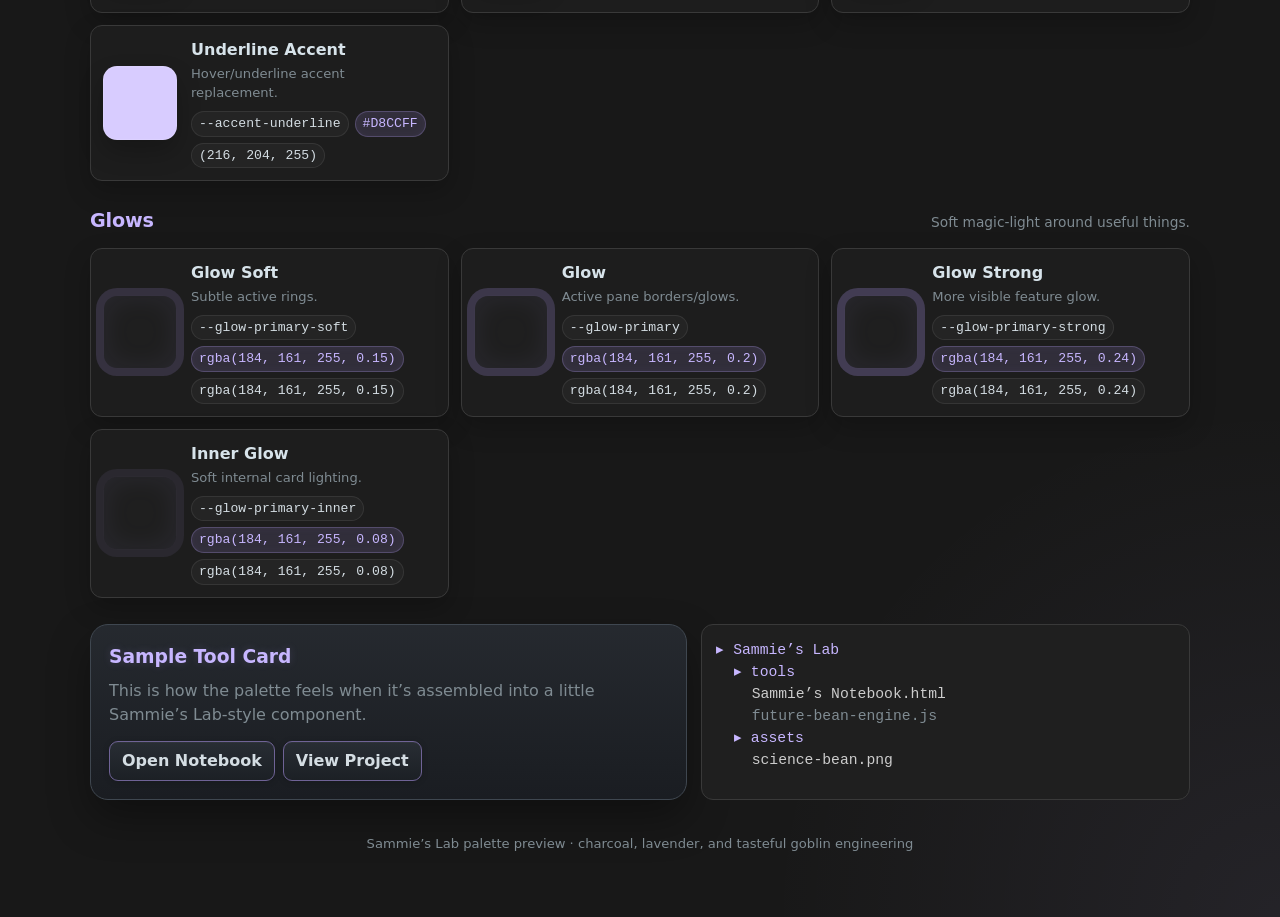
<file: palette.html>
<!DOCTYPE html>
<html lang="en">
<head>
<meta charset="UTF-8" />
<meta name="viewport" content="width=device-width, initial-scale=1.0" />
<title>Sammie’s Lab Palette Preview</title>
<style>
    :root {
        --bg-main: #181818;
        --bg-panel: #1f1f1f;
        --bg-panel-alt: #202020;
        --bg-control: #20252b;

        --border-subtle: #393939;
        --border-control: #495057;
        --border-button: #6f6396;
        --border-hover: #9f8fe0;
        --border-card: #3f4750;

        --text-main: #cccccc;
        --text-soft: #d4dde3;
        --text-strong: #d7e3ea;
        --text-muted: #7f8b92;
        --text-hover: #e6eef4;

        --accent-lavender: #b8a1ff;
        --accent-lavender-soft: #c7b6ff;
        --accent-lavender-muted: #a996e8;
        --accent-underline: #d8ccff;

        --glow-primary-soft: rgba(184, 161, 255, 0.15);
        --glow-primary: rgba(184, 161, 255, 0.2);
        --glow-primary-strong: rgba(184, 161, 255, 0.24);
        --glow-primary-inner: rgba(184, 161, 255, 0.08);

        --radius-sm: 10px;
        --radius-md: 12px;
        --radius-lg: 18px;

        --shadow-panel: 0px 0px 30px rgba(15, 15, 15, 1);
        --shadow-card: 0 18px 40px rgba(0, 0, 0, 0.35);
    }

    * {
        box-sizing: border-box;
    }

    body {
        margin: 0;
        min-height: 100vh;
        background:
            radial-gradient(circle at top left, rgba(184, 161, 255, 0.11), transparent 34rem),
            radial-gradient(circle at bottom right, rgba(199, 182, 255, 0.07), transparent 32rem),
            var(--bg-main);
        color: var(--text-main);
        font-family: system-ui, -apple-system, BlinkMacSystemFont, "Segoe UI", sans-serif;
        line-height: 1.5;
    }

    ::selection {
        background: rgba(184, 161, 255, 0.32);
        color: #f1ecff;
    }

    .page {
        width: min(1100px, calc(100% - 32px));
        margin: 0 auto;
        padding: 44px 0 64px;
    }

    .hero {
        position: relative;
        overflow: hidden;
        padding: 28px;
        border: 1px solid var(--border-subtle);
        border-radius: var(--radius-lg);
        background: linear-gradient(180deg, rgba(31, 31, 31, 0.96), rgba(24, 24, 24, 0.96));
        box-shadow: var(--shadow-panel);
        margin-bottom: 26px;
    }

    .hero::after {
        content: "";
        position: absolute;
        inset: auto -80px -110px auto;
        width: 280px;
        height: 280px;
        border-radius: 999px;
        background: rgba(184, 161, 255, 0.10);
        filter: blur(16px);
        pointer-events: none;
    }

    h1 {
        margin: 0 0 8px;
        color: var(--accent-lavender-soft);
        font-size: clamp(2rem, 5vw, 3.4rem);
        letter-spacing: -0.04em;
        text-shadow: 0 0 14px rgba(184, 161, 255, 0.2);
    }

    .subtitle {
        max-width: 760px;
        margin: 0;
        color: var(--text-muted);
        font-size: 1rem;
    }

    .copy-mode-panel {
        position: relative;
        z-index: 1;
        margin-top: 20px;
        display: flex;
        flex-wrap: wrap;
        gap: 12px;
        align-items: center;
        justify-content: space-between;
        padding: 12px;
        border: 1px solid rgba(184, 161, 255, 0.16);
        border-radius: var(--radius-md);
        background: rgba(184, 161, 255, 0.055);
    }

    .copy-mode-label {
        color: var(--text-soft);
        font-size: 0.92rem;
    }

    .segmented {
        display: grid;
        grid-template-columns: repeat(3, 1fr);
        min-width: min(100%, 360px);
        padding: 4px;
        border: 1px solid var(--border-button);
        border-radius: 999px;
        background: rgba(24, 24, 24, 0.72);
        box-shadow: inset 0 1px 0 rgba(255,255,255,0.03);
    }

    .segmented input {
        position: absolute;
        opacity: 0;
        pointer-events: none;
    }

    .segmented label {
        margin: 0;
        padding: 7px 12px;
        border-radius: 999px;
        color: var(--text-muted);
        text-align: center;
        font-size: 0.86rem;
        font-weight: 700;
        cursor: pointer;
        transition: color 0.15s ease, background 0.15s ease, box-shadow 0.15s ease;
        user-select: none;
    }

    .segmented input:checked + label {
        color: #f1ecff;
        background: rgba(184, 161, 255, 0.18);
        box-shadow: 0 0 0 1px rgba(184, 161, 255, 0.20), inset 0 0 14px rgba(184, 161, 255, 0.08);
    }

    .section {
        margin-top: 26px;
    }

    .section-header {
        display: flex;
        align-items: baseline;
        justify-content: space-between;
        gap: 16px;
        margin-bottom: 12px;
    }

    h2 {
        margin: 0;
        color: var(--accent-lavender-soft);
        font-size: 1.2rem;
        letter-spacing: -0.01em;
    }

    .section-kicker {
        color: var(--text-muted);
        font-size: 0.86rem;
    }

    .grid {
        display: grid;
        grid-template-columns: repeat(auto-fit, minmax(270px, 1fr));
        gap: 12px;
    }

    .swatch-card {
        display: grid;
        grid-template-columns: 74px minmax(0, 1fr);
        gap: 14px;
        align-items: center;
        padding: 12px;
        border: 1px solid var(--border-subtle);
        border-radius: var(--radius-md);
        background: rgba(31, 31, 31, 0.86);
        box-shadow: 0 10px 26px rgba(0, 0, 0, 0.22);
        cursor: pointer;
        transition: transform 0.15s ease, border-color 0.15s ease, box-shadow 0.15s ease;
    }

    .swatch-card:hover {
        transform: translateY(-1px);
        border-color: var(--border-hover);
        box-shadow: 0 0 0 1px rgba(184, 161, 255, 0.12), 0 16px 34px rgba(0, 0, 0, 0.3);
    }

    .swatch-card:active {
        transform: translateY(0);
    }

    .swatch {
        width: 74px;
        height: 74px;
        border-radius: 14px;
        border: 1px solid rgba(255, 255, 255, 0.10);
        box-shadow:
            inset 0 1px 0 rgba(255, 255, 255, 0.05),
            0 12px 24px rgba(0, 0, 0, 0.22);
    }

    .meta {
        min-width: 0;
    }

    .name {
        margin: 0 0 2px;
        color: var(--text-strong);
        font-weight: 700;
        overflow: hidden;
        text-overflow: ellipsis;
        white-space: nowrap;
    }

    .role {
        margin: 0 0 8px;
        color: var(--text-muted);
        font-size: 0.82rem;
    }

    .code-line {
        display: flex;
        flex-wrap: wrap;
        gap: 6px;
        align-items: center;
        color: var(--text-soft);
        font-family: "Cascadia Code", "Consolas", "SFMono-Regular", monospace;
        font-size: 0.82rem;
    }

    .pill {
        display: inline-flex;
        align-items: center;
        min-height: 24px;
        padding: 2px 7px;
        border: 1px solid rgba(255, 255, 255, 0.08);
        border-radius: 999px;
        background: rgba(255, 255, 255, 0.035);
    }

    body[data-copy-mode="var"] .variable-pill,
    body[data-copy-mode="hex"] .hex-pill,
    body[data-copy-mode="rgb"] .rgb-pill {
        border-color: rgba(184, 161, 255, 0.26);
        background: rgba(184, 161, 255, 0.13);
        color: var(--accent-lavender-soft);
        box-shadow: inset 0 0 10px rgba(184, 161, 255, 0.06);
    }

    .sample-panel {
        margin-top: 26px;
        display: grid;
        grid-template-columns: 1.1fr 0.9fr;
        gap: 14px;
    }

    .sample-card {
        padding: 18px;
        border: 1px solid var(--border-card);
        border-radius: var(--radius-lg);
        background: linear-gradient(180deg, rgba(38, 42, 48, 0.96), rgba(26, 29, 34, 0.96));
        box-shadow: var(--shadow-card);
    }

    .sample-card h3 {
        margin: 0 0 8px;
        color: var(--accent-lavender-soft);
        text-shadow: 0 0 8px rgba(184, 161, 255, 0.18);
    }

    .sample-card p {
        margin: 0 0 14px;
        color: var(--text-muted);
    }

    .button-row {
        display: flex;
        flex-wrap: wrap;
        gap: 8px;
    }

    .btn {
        display: inline-flex;
        align-items: center;
        justify-content: center;
        min-height: 38px;
        padding: 7px 12px;
        border: 1px solid var(--border-button);
        border-radius: 9px;
        background: linear-gradient(180deg, rgba(40, 45, 52, 1), rgba(28, 32, 37, 1));
        color: var(--text-soft);
        text-decoration: none;
        font-weight: 650;
        box-shadow: inset 0 1px 0 rgba(255,255,255,0.03), 0 1px 6px rgba(0,0,0,0.18);
    }

    .btn:hover {
        border-color: var(--border-hover);
        color: var(--text-hover);
    }

    .mini-tree {
        padding: 14px;
        border: 1px solid var(--border-subtle);
        border-radius: var(--radius-md);
        background: var(--bg-panel);
        color: var(--text-main);
        font-family: "Cascadia Code", "Consolas", "SFMono-Regular", monospace;
        font-size: 0.92rem;
    }

    .folder {
        color: var(--accent-lavender-soft);
    }

    .muted {
        color: var(--text-muted);
    }

    .footer {
        margin-top: 34px;
        color: var(--text-muted);
        text-align: center;
        font-size: 0.82rem;
    }

    .toast {
        position: fixed;
        left: 50%;
        bottom: 22px;
        transform: translateX(-50%) translateY(20px);
        opacity: 0;
        pointer-events: none;
        max-width: min(92vw, 680px);
        padding: 10px 14px;
        border: 1px solid rgba(184, 161, 255, 0.22);
        border-radius: 999px;
        background: rgba(31, 31, 31, 0.96);
        color: var(--accent-lavender-soft);
        box-shadow: var(--shadow-card);
        transition: opacity 0.16s ease, transform 0.16s ease;
        font-size: 0.9rem;
        overflow: hidden;
        text-overflow: ellipsis;
        white-space: nowrap;
    }

    .toast.show {
        opacity: 1;
        transform: translateX(-50%) translateY(0);
    }

    @media (max-width: 720px) {
        .page {
            width: min(100% - 20px, 1100px);
            padding-top: 20px;
        }

        .hero {
            padding: 20px;
        }

        .sample-panel {
            grid-template-columns: 1fr;
        }

        .section-header {
            display: block;
        }

        .section-kicker {
            margin-top: 3px;
        }

        .swatch-card {
            grid-template-columns: 62px minmax(0, 1fr);
        }

        .swatch {
            width: 62px;
            height: 62px;
        }

        .segmented {
            width: 100%;
        }
    }
</style>
</head>
<body data-copy-mode="hex">
    <main class="page">
        <section class="hero">
            <h1>Sammie’s Lab Palette</h1>
            <p class="subtitle">
                A quick visual reference for the charcoal-and-lavender design system:
                dark workshop surfaces, soft text, gentle borders, and sapphic little moon-glow accents.
            </p>

            <div class="copy-mode-panel">
                <div class="copy-mode-label">
                    Click a card to copy:
                </div>
                <div class="segmented" role="radiogroup" aria-label="Copy mode">
                    <input type="radio" id="copyHex" name="copyMode" value="hex" checked>
                    <label for="copyHex">Hex / RGBA</label>

                    <input type="radio" id="copyRgb" name="copyMode" value="rgb">
                    <label for="copyRgb">RGB</label>

                    <input type="radio" id="copyVar" name="copyMode" value="var">
                    <label for="copyVar">Variable</label>
                </div>
            </div>
        </section>


        <section class="section">
            <div class="section-header">
                <h2>Core Neutrals</h2>
                <div class="section-kicker">The room, shelves, panels, and controls.</div>
            </div>
            <div class="grid">

                <article class="swatch-card"
                    data-var="--bg-main"
                    data-hex="#181818"
                    data-rgb="rgb(24, 24, 24)">
                    <div class="swatch" style="background:#181818;"></div>
                    <div class="meta">
                        <p class="name">Main Background</p>
                        <p class="role">The deep charcoal base.</p>
                        <div class="code-line">
                            <span class="pill variable-pill">--bg-main</span>
                            <span class="pill hex-pill">#181818</span>
                            <span class="pill rgb-pill">(24, 24, 24)</span>
                        </div>
                    </div>
                </article>
                <article class="swatch-card"
                    data-var="--bg-panel"
                    data-hex="#1F1F1F"
                    data-rgb="rgb(31, 31, 31)">
                    <div class="swatch" style="background:#1f1f1f;"></div>
                    <div class="meta">
                        <p class="name">Panel Background</p>
                        <p class="role">Sidebar, file display, quiet surfaces.</p>
                        <div class="code-line">
                            <span class="pill variable-pill">--bg-panel</span>
                            <span class="pill hex-pill">#1F1F1F</span>
                            <span class="pill rgb-pill">(31, 31, 31)</span>
                        </div>
                    </div>
                </article>
                <article class="swatch-card"
                    data-var="--bg-panel-alt"
                    data-hex="#202020"
                    data-rgb="rgb(32, 32, 32)">
                    <div class="swatch" style="background:#202020;"></div>
                    <div class="meta">
                        <p class="name">Panel Alt</p>
                        <p class="role">DOCX/document surfaces.</p>
                        <div class="code-line">
                            <span class="pill variable-pill">--bg-panel-alt</span>
                            <span class="pill hex-pill">#202020</span>
                            <span class="pill rgb-pill">(32, 32, 32)</span>
                        </div>
                    </div>
                </article>
                <article class="swatch-card"
                    data-var="--bg-control"
                    data-hex="#20252B"
                    data-rgb="rgb(32, 37, 43)">
                    <div class="swatch" style="background:#20252b;"></div>
                    <div class="meta">
                        <p class="name">Control Background</p>
                        <p class="role">Audio controls and darker widgets.</p>
                        <div class="code-line">
                            <span class="pill variable-pill">--bg-control</span>
                            <span class="pill hex-pill">#20252B</span>
                            <span class="pill rgb-pill">(32, 37, 43)</span>
                        </div>
                    </div>
                </article>
            </div>
        </section>
        <section class="section">
            <div class="section-header">
                <h2>Borders</h2>
                <div class="section-kicker">Low-contrast seams, not shouty outlines.</div>
            </div>
            <div class="grid">

                <article class="swatch-card"
                    data-var="--border-subtle"
                    data-hex="#393939"
                    data-rgb="rgb(57, 57, 57)">
                    <div class="swatch" style="background:#393939;"></div>
                    <div class="meta">
                        <p class="name">Subtle Border</p>
                        <p class="role">Default structural border.</p>
                        <div class="code-line">
                            <span class="pill variable-pill">--border-subtle</span>
                            <span class="pill hex-pill">#393939</span>
                            <span class="pill rgb-pill">(57, 57, 57)</span>
                        </div>
                    </div>
                </article>
                <article class="swatch-card"
                    data-var="--border-control"
                    data-hex="#495057"
                    data-rgb="rgb(73, 80, 87)">
                    <div class="swatch" style="background:#495057;"></div>
                    <div class="meta">
                        <p class="name">Control Border</p>
                        <p class="role">Neutral control edge.</p>
                        <div class="code-line">
                            <span class="pill variable-pill">--border-control</span>
                            <span class="pill hex-pill">#495057</span>
                            <span class="pill rgb-pill">(73, 80, 87)</span>
                        </div>
                    </div>
                </article>
                <article class="swatch-card"
                    data-var="--border-button"
                    data-hex="#6F6396"
                    data-rgb="rgb(111, 99, 150)">
                    <div class="swatch" style="background:#6f6396;"></div>
                    <div class="meta">
                        <p class="name">Button Border</p>
                        <p class="role">Muted lavender-grey button edge.</p>
                        <div class="code-line">
                            <span class="pill variable-pill">--border-button</span>
                            <span class="pill hex-pill">#6F6396</span>
                            <span class="pill rgb-pill">(111, 99, 150)</span>
                        </div>
                    </div>
                </article>
                <article class="swatch-card"
                    data-var="--border-hover"
                    data-hex="#9F8FE0"
                    data-rgb="rgb(159, 143, 224)">
                    <div class="swatch" style="background:#9f8fe0;"></div>
                    <div class="meta">
                        <p class="name">Hover Border</p>
                        <p class="role">Interactive hover/focus edge.</p>
                        <div class="code-line">
                            <span class="pill variable-pill">--border-hover</span>
                            <span class="pill hex-pill">#9F8FE0</span>
                            <span class="pill rgb-pill">(159, 143, 224)</span>
                        </div>
                    </div>
                </article>
                <article class="swatch-card"
                    data-var="--border-card"
                    data-hex="#3F4750"
                    data-rgb="rgb(63, 71, 80)">
                    <div class="swatch" style="background:#3f4750;"></div>
                    <div class="meta">
                        <p class="name">Card Border</p>
                        <p class="role">Audio/tool card edge.</p>
                        <div class="code-line">
                            <span class="pill variable-pill">--border-card</span>
                            <span class="pill hex-pill">#3F4750</span>
                            <span class="pill rgb-pill">(63, 71, 80)</span>
                        </div>
                    </div>
                </article>
            </div>
        </section>
        <section class="section">
            <div class="section-header">
                <h2>Text</h2>
                <div class="section-kicker">Readable, gentle, never pure white unless necessary.</div>
            </div>
            <div class="grid">

                <article class="swatch-card"
                    data-var="--text-main"
                    data-hex="#CCCCCC"
                    data-rgb="rgb(204, 204, 204)">
                    <div class="swatch" style="background:#cccccc;"></div>
                    <div class="meta">
                        <p class="name">Main Text</p>
                        <p class="role">Default body text.</p>
                        <div class="code-line">
                            <span class="pill variable-pill">--text-main</span>
                            <span class="pill hex-pill">#CCCCCC</span>
                            <span class="pill rgb-pill">(204, 204, 204)</span>
                        </div>
                    </div>
                </article>
                <article class="swatch-card"
                    data-var="--text-soft"
                    data-hex="#D4DDE3"
                    data-rgb="rgb(212, 221, 227)">
                    <div class="swatch" style="background:#d4dde3;"></div>
                    <div class="meta">
                        <p class="name">Soft Text</p>
                        <p class="role">Buttons and secondary emphasis.</p>
                        <div class="code-line">
                            <span class="pill variable-pill">--text-soft</span>
                            <span class="pill hex-pill">#D4DDE3</span>
                            <span class="pill rgb-pill">(212, 221, 227)</span>
                        </div>
                    </div>
                </article>
                <article class="swatch-card"
                    data-var="--text-strong"
                    data-hex="#D7E3EA"
                    data-rgb="rgb(215, 227, 234)">
                    <div class="swatch" style="background:#d7e3ea;"></div>
                    <div class="meta">
                        <p class="name">Strong Text</p>
                        <p class="role">Filenames and high-importance labels.</p>
                        <div class="code-line">
                            <span class="pill variable-pill">--text-strong</span>
                            <span class="pill hex-pill">#D7E3EA</span>
                            <span class="pill rgb-pill">(215, 227, 234)</span>
                        </div>
                    </div>
                </article>
                <article class="swatch-card"
                    data-var="--text-muted"
                    data-hex="#7F8B92"
                    data-rgb="rgb(127, 139, 146)">
                    <div class="swatch" style="background:#7f8b92;"></div>
                    <div class="meta">
                        <p class="name">Muted Text</p>
                        <p class="role">Metadata, hints, quiet labels.</p>
                        <div class="code-line">
                            <span class="pill variable-pill">--text-muted</span>
                            <span class="pill hex-pill">#7F8B92</span>
                            <span class="pill rgb-pill">(127, 139, 146)</span>
                        </div>
                    </div>
                </article>
                <article class="swatch-card"
                    data-var="--text-hover"
                    data-hex="#E6EEF4"
                    data-rgb="rgb(230, 238, 244)">
                    <div class="swatch" style="background:#e6eef4;"></div>
                    <div class="meta">
                        <p class="name">Hover Text</p>
                        <p class="role">Brightened text on hover.</p>
                        <div class="code-line">
                            <span class="pill variable-pill">--text-hover</span>
                            <span class="pill hex-pill">#E6EEF4</span>
                            <span class="pill rgb-pill">(230, 238, 244)</span>
                        </div>
                    </div>
                </article>
            </div>
        </section>
        <section class="section">
            <div class="section-header">
                <h2>Lavender Accents</h2>
                <div class="section-kicker">The “Sammie” part of Sammie’s Lab.</div>
            </div>
            <div class="grid">

                <article class="swatch-card"
                    data-var="--accent-lavender"
                    data-hex="#B8A1FF"
                    data-rgb="rgb(184, 161, 255)">
                    <div class="swatch" style="background:#b8a1ff;"></div>
                    <div class="meta">
                        <p class="name">Lavender</p>
                        <p class="role">Primary deep accent.</p>
                        <div class="code-line">
                            <span class="pill variable-pill">--accent-lavender</span>
                            <span class="pill hex-pill">#B8A1FF</span>
                            <span class="pill rgb-pill">(184, 161, 255)</span>
                        </div>
                    </div>
                </article>
                <article class="swatch-card"
                    data-var="--accent-lavender-soft"
                    data-hex="#C7B6FF"
                    data-rgb="rgb(199, 182, 255)">
                    <div class="swatch" style="background:#c7b6ff;"></div>
                    <div class="meta">
                        <p class="name">Soft Lavender</p>
                        <p class="role">Titles, active labels, branding.</p>
                        <div class="code-line">
                            <span class="pill variable-pill">--accent-lavender-soft</span>
                            <span class="pill hex-pill">#C7B6FF</span>
                            <span class="pill rgb-pill">(199, 182, 255)</span>
                        </div>
                    </div>
                </article>
                <article class="swatch-card"
                    data-var="--accent-lavender-muted"
                    data-hex="#A996E8"
                    data-rgb="rgb(169, 150, 232)">
                    <div class="swatch" style="background:#a996e8;"></div>
                    <div class="meta">
                        <p class="name">Muted Lavender</p>
                        <p class="role">Small labels and quiet accent text.</p>
                        <div class="code-line">
                            <span class="pill variable-pill">--accent-lavender-muted</span>
                            <span class="pill hex-pill">#A996E8</span>
                            <span class="pill rgb-pill">(169, 150, 232)</span>
                        </div>
                    </div>
                </article>
                <article class="swatch-card"
                    data-var="--accent-underline"
                    data-hex="#D8CCFF"
                    data-rgb="rgb(216, 204, 255)">
                    <div class="swatch" style="background:#d8ccff;"></div>
                    <div class="meta">
                        <p class="name">Underline Accent</p>
                        <p class="role">Hover/underline accent replacement.</p>
                        <div class="code-line">
                            <span class="pill variable-pill">--accent-underline</span>
                            <span class="pill hex-pill">#D8CCFF</span>
                            <span class="pill rgb-pill">(216, 204, 255)</span>
                        </div>
                    </div>
                </article>
            </div>
        </section>
        <section class="section">
            <div class="section-header">
                <h2>Glows</h2>
                <div class="section-kicker">Soft magic-light around useful things.</div>
            </div>
            <div class="grid">

                <article class="swatch-card"
                    data-var="--glow-primary-soft"
                    data-hex="rgba(184, 161, 255, 0.15)"
                    data-rgb="rgba(184, 161, 255, 0.15)">
                    <div class="swatch" style="background:#1f1f1f; box-shadow:0 0 0 7px rgba(184, 161, 255, 0.15), inset 0 0 28px rgba(184, 161, 255, 0.08); border-color:rgba(184, 161, 255, 0.15);"></div>
                    <div class="meta">
                        <p class="name">Glow Soft</p>
                        <p class="role">Subtle active rings.</p>
                        <div class="code-line">
                            <span class="pill variable-pill">--glow-primary-soft</span>
                            <span class="pill hex-pill">rgba(184, 161, 255, 0.15)</span>
                            <span class="pill rgb-pill">rgba(184, 161, 255, 0.15)</span>
                        </div>
                    </div>
                </article>
                <article class="swatch-card"
                    data-var="--glow-primary"
                    data-hex="rgba(184, 161, 255, 0.2)"
                    data-rgb="rgba(184, 161, 255, 0.2)">
                    <div class="swatch" style="background:#1f1f1f; box-shadow:0 0 0 7px rgba(184, 161, 255, 0.2), inset 0 0 28px rgba(184, 161, 255, 0.08); border-color:rgba(184, 161, 255, 0.2);"></div>
                    <div class="meta">
                        <p class="name">Glow</p>
                        <p class="role">Active pane borders/glows.</p>
                        <div class="code-line">
                            <span class="pill variable-pill">--glow-primary</span>
                            <span class="pill hex-pill">rgba(184, 161, 255, 0.2)</span>
                            <span class="pill rgb-pill">rgba(184, 161, 255, 0.2)</span>
                        </div>
                    </div>
                </article>
                <article class="swatch-card"
                    data-var="--glow-primary-strong"
                    data-hex="rgba(184, 161, 255, 0.24)"
                    data-rgb="rgba(184, 161, 255, 0.24)">
                    <div class="swatch" style="background:#1f1f1f; box-shadow:0 0 0 7px rgba(184, 161, 255, 0.24), inset 0 0 28px rgba(184, 161, 255, 0.08); border-color:rgba(184, 161, 255, 0.24);"></div>
                    <div class="meta">
                        <p class="name">Glow Strong</p>
                        <p class="role">More visible feature glow.</p>
                        <div class="code-line">
                            <span class="pill variable-pill">--glow-primary-strong</span>
                            <span class="pill hex-pill">rgba(184, 161, 255, 0.24)</span>
                            <span class="pill rgb-pill">rgba(184, 161, 255, 0.24)</span>
                        </div>
                    </div>
                </article>
                <article class="swatch-card"
                    data-var="--glow-primary-inner"
                    data-hex="rgba(184, 161, 255, 0.08)"
                    data-rgb="rgba(184, 161, 255, 0.08)">
                    <div class="swatch" style="background:#1f1f1f; box-shadow:0 0 0 7px rgba(184, 161, 255, 0.08), inset 0 0 28px rgba(184, 161, 255, 0.08); border-color:rgba(184, 161, 255, 0.08);"></div>
                    <div class="meta">
                        <p class="name">Inner Glow</p>
                        <p class="role">Soft internal card lighting.</p>
                        <div class="code-line">
                            <span class="pill variable-pill">--glow-primary-inner</span>
                            <span class="pill hex-pill">rgba(184, 161, 255, 0.08)</span>
                            <span class="pill rgb-pill">rgba(184, 161, 255, 0.08)</span>
                        </div>
                    </div>
                </article>
            </div>
        </section>

        <section class="sample-panel">
            <div class="sample-card">
                <h3>Sample Tool Card</h3>
                <p>This is how the palette feels when it’s assembled into a little Sammie’s Lab-style component.</p>
                <div class="button-row">
                    <a class="btn" href="#">Open Notebook</a>
                    <a class="btn" href="#">View Project</a>
                </div>
            </div>

            <div class="mini-tree">
                <div class="folder">▸ Sammie’s Lab</div>
                <div>&nbsp;&nbsp;<span class="folder">▸ tools</span></div>
                <div>&nbsp;&nbsp;&nbsp;&nbsp;Sammie’s Notebook.html</div>
                <div>&nbsp;&nbsp;&nbsp;&nbsp;<span class="muted">future-bean-engine.js</span></div>
                <div>&nbsp;&nbsp;<span class="folder">▸ assets</span></div>
                <div>&nbsp;&nbsp;&nbsp;&nbsp;science-bean.png</div>
            </div>
        </section>

        <div class="footer">
            Sammie’s Lab palette preview · charcoal, lavender, and tasteful goblin engineering
        </div>
    </main>

    <div class="toast" id="toast">Copied!</div>

<script>
    const toast = document.getElementById("toast");
    let toastTimer = null;

    function showToast(message) {
        toast.textContent = message;
        toast.classList.add("show");
        clearTimeout(toastTimer);
        toastTimer = setTimeout(() => toast.classList.remove("show"), 1400);
    }

    function getCopyMode() {
        return document.querySelector("input[name='copyMode']:checked")?.value || "hex";
    }

    function getCopyLabel(mode) {
        if (mode === "var") return "variable";
        if (mode === "rgb") return "RGB";
        return "hex/RGBA";
    }

    document.querySelectorAll("input[name='copyMode']").forEach((input) => {
        input.addEventListener("change", () => {
            document.body.dataset.copyMode = getCopyMode();
        });
    });

    document.querySelectorAll(".swatch-card").forEach((card) => {
        card.addEventListener("click", async () => {
            const mode = getCopyMode();
            const value = card.dataset[mode];
            const label = getCopyLabel(mode);

            try {
                await navigator.clipboard.writeText(value);
                showToast(`Copied ${label}: ${value}`);
            } catch {
                showToast(`${label}: ${value}`);
            }
        });
    });
</script>
</body>
</html>
</file>
